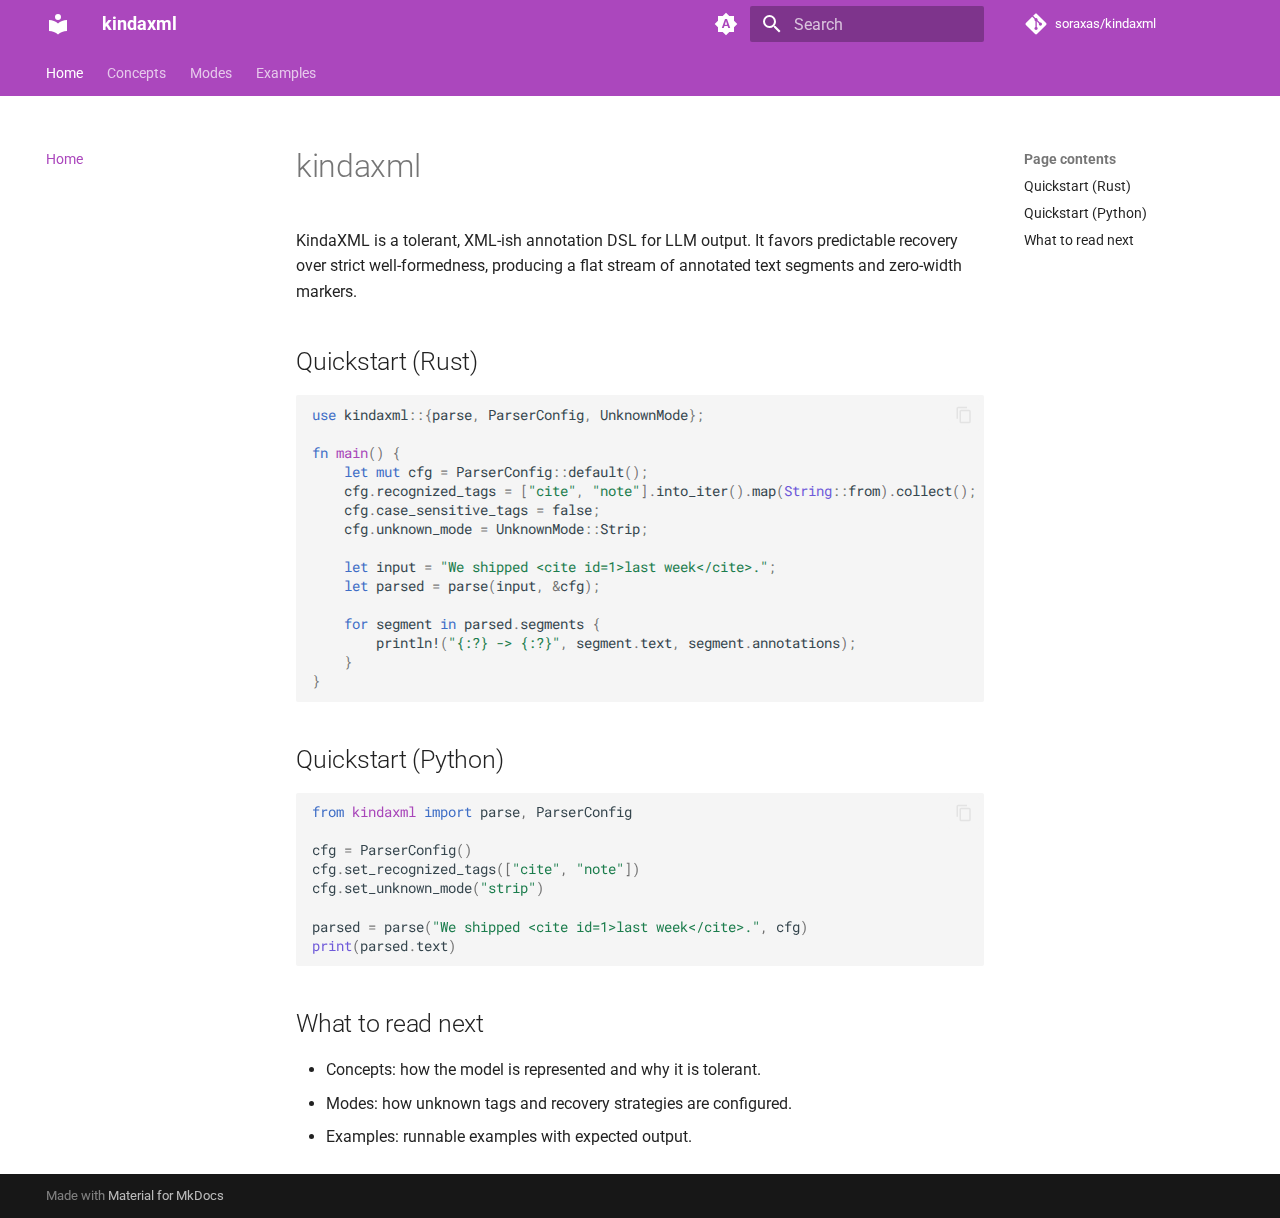
<file: index.html>
<!doctype html>
<html lang="en" class="no-js">
  <head>
    
      <meta charset="utf-8">
      <meta name="viewport" content="width=device-width,initial-scale=1">
      
        <meta name="description" content="A close-enough xml for LLM">
      
      
      
      
      
        <link rel="next" href="concepts/">
      
      
        
      
      
      <link rel="icon" href="assets/images/favicon.png">
      <meta name="generator" content="mkdocs-1.6.1, mkdocs-material-9.7.1">
    
    
      
        <title>kindaxml</title>
      
    
    
      <link rel="stylesheet" href="assets/stylesheets/main.484c7ddc.min.css">
      
        
        <link rel="stylesheet" href="assets/stylesheets/palette.ab4e12ef.min.css">
      
      


    
    
      
    
    
      
        
        
        <link rel="preconnect" href="https://fonts.gstatic.com" crossorigin>
        <link rel="stylesheet" href="https://fonts.googleapis.com/css?family=Roboto:300,300i,400,400i,700,700i%7CRoboto+Mono:400,400i,700,700i&display=fallback">
        <style>:root{--md-text-font:"Roboto";--md-code-font:"Roboto Mono"}</style>
      
    
    
      <link rel="stylesheet" href="styles/annotation.css">
    
    <script>__md_scope=new URL(".",location),__md_hash=e=>[...e].reduce(((e,_)=>(e<<5)-e+_.charCodeAt(0)),0),__md_get=(e,_=localStorage,t=__md_scope)=>JSON.parse(_.getItem(t.pathname+"."+e)),__md_set=(e,_,t=localStorage,a=__md_scope)=>{try{t.setItem(a.pathname+"."+e,JSON.stringify(_))}catch(e){}}</script>
    
      
  


    
    
  </head>
  
  
    
    
      
    
    
    
    
    <body dir="ltr" data-md-color-scheme="default" data-md-color-primary="purple" data-md-color-accent="orange">
  
    
    <input class="md-toggle" data-md-toggle="drawer" type="checkbox" id="__drawer" autocomplete="off">
    <input class="md-toggle" data-md-toggle="search" type="checkbox" id="__search" autocomplete="off">
    <label class="md-overlay" for="__drawer"></label>
    <div data-md-component="skip">
      
        
        <a href="#kindaxml" class="md-skip">
          Skip to content
        </a>
      
    </div>
    <div data-md-component="announce">
      
    </div>
    
    
      

<header class="md-header" data-md-component="header">
  <nav class="md-header__inner md-grid" aria-label="Header">
    <a href="." title="kindaxml" class="md-header__button md-logo" aria-label="kindaxml" data-md-component="logo">
      
  
  <svg xmlns="http://www.w3.org/2000/svg" viewBox="0 0 24 24"><path d="M12 8a3 3 0 0 0 3-3 3 3 0 0 0-3-3 3 3 0 0 0-3 3 3 3 0 0 0 3 3m0 3.54C9.64 9.35 6.5 8 3 8v11c3.5 0 6.64 1.35 9 3.54 2.36-2.19 5.5-3.54 9-3.54V8c-3.5 0-6.64 1.35-9 3.54"/></svg>

    </a>
    <label class="md-header__button md-icon" for="__drawer">
      
      <svg xmlns="http://www.w3.org/2000/svg" viewBox="0 0 24 24"><path d="M3 6h18v2H3zm0 5h18v2H3zm0 5h18v2H3z"/></svg>
    </label>
    <div class="md-header__title" data-md-component="header-title">
      <div class="md-header__ellipsis">
        <div class="md-header__topic">
          <span class="md-ellipsis">
            kindaxml
          </span>
        </div>
        <div class="md-header__topic" data-md-component="header-topic">
          <span class="md-ellipsis">
            
              Home
            
          </span>
        </div>
      </div>
    </div>
    
      
        <form class="md-header__option" data-md-component="palette">
  
    
    
    
    <input class="md-option" data-md-color-media="(prefers-color-scheme)" data-md-color-scheme="default" data-md-color-primary="purple" data-md-color-accent="orange"  aria-label="Switch to light mode"  type="radio" name="__palette" id="__palette_0">
    
      <label class="md-header__button md-icon" title="Switch to light mode" for="__palette_1" hidden>
        <svg xmlns="http://www.w3.org/2000/svg" viewBox="0 0 24 24"><path d="m14.3 16-.7-2h-3.2l-.7 2H7.8L11 7h2l3.2 9zM20 8.69V4h-4.69L12 .69 8.69 4H4v4.69L.69 12 4 15.31V20h4.69L12 23.31 15.31 20H20v-4.69L23.31 12zm-9.15 3.96h2.3L12 9z"/></svg>
      </label>
    
  
    
    
    
    <input class="md-option" data-md-color-media="(prefers-color-scheme: light)" data-md-color-scheme="default" data-md-color-primary="purple" data-md-color-accent="orange"  aria-label="Switch to dark mode"  type="radio" name="__palette" id="__palette_1">
    
      <label class="md-header__button md-icon" title="Switch to dark mode" for="__palette_2" hidden>
        <svg xmlns="http://www.w3.org/2000/svg" viewBox="0 0 24 24"><path d="M12 8a4 4 0 0 0-4 4 4 4 0 0 0 4 4 4 4 0 0 0 4-4 4 4 0 0 0-4-4m0 10a6 6 0 0 1-6-6 6 6 0 0 1 6-6 6 6 0 0 1 6 6 6 6 0 0 1-6 6m8-9.31V4h-4.69L12 .69 8.69 4H4v4.69L.69 12 4 15.31V20h4.69L12 23.31 15.31 20H20v-4.69L23.31 12z"/></svg>
      </label>
    
  
    
    
    
    <input class="md-option" data-md-color-media="(prefers-color-scheme: dark)" data-md-color-scheme="slate" data-md-color-primary="deep-purple" data-md-color-accent="orange"  aria-label="Switch to system preference"  type="radio" name="__palette" id="__palette_2">
    
      <label class="md-header__button md-icon" title="Switch to system preference" for="__palette_0" hidden>
        <svg xmlns="http://www.w3.org/2000/svg" viewBox="0 0 24 24"><path d="M12 18c-.89 0-1.74-.2-2.5-.55C11.56 16.5 13 14.42 13 12s-1.44-4.5-3.5-5.45C10.26 6.2 11.11 6 12 6a6 6 0 0 1 6 6 6 6 0 0 1-6 6m8-9.31V4h-4.69L12 .69 8.69 4H4v4.69L.69 12 4 15.31V20h4.69L12 23.31 15.31 20H20v-4.69L23.31 12z"/></svg>
      </label>
    
  
</form>
      
    
    
      <script>var palette=__md_get("__palette");if(palette&&palette.color){if("(prefers-color-scheme)"===palette.color.media){var media=matchMedia("(prefers-color-scheme: light)"),input=document.querySelector(media.matches?"[data-md-color-media='(prefers-color-scheme: light)']":"[data-md-color-media='(prefers-color-scheme: dark)']");palette.color.media=input.getAttribute("data-md-color-media"),palette.color.scheme=input.getAttribute("data-md-color-scheme"),palette.color.primary=input.getAttribute("data-md-color-primary"),palette.color.accent=input.getAttribute("data-md-color-accent")}for(var[key,value]of Object.entries(palette.color))document.body.setAttribute("data-md-color-"+key,value)}</script>
    
    
    
      
      
        <label class="md-header__button md-icon" for="__search">
          
          <svg xmlns="http://www.w3.org/2000/svg" viewBox="0 0 24 24"><path d="M9.5 3A6.5 6.5 0 0 1 16 9.5c0 1.61-.59 3.09-1.56 4.23l.27.27h.79l5 5-1.5 1.5-5-5v-.79l-.27-.27A6.52 6.52 0 0 1 9.5 16 6.5 6.5 0 0 1 3 9.5 6.5 6.5 0 0 1 9.5 3m0 2C7 5 5 7 5 9.5S7 14 9.5 14 14 12 14 9.5 12 5 9.5 5"/></svg>
        </label>
        <div class="md-search" data-md-component="search" role="dialog">
  <label class="md-search__overlay" for="__search"></label>
  <div class="md-search__inner" role="search">
    <form class="md-search__form" name="search">
      <input type="text" class="md-search__input" name="query" aria-label="Search" placeholder="Search" autocapitalize="off" autocorrect="off" autocomplete="off" spellcheck="false" data-md-component="search-query" required>
      <label class="md-search__icon md-icon" for="__search">
        
        <svg xmlns="http://www.w3.org/2000/svg" viewBox="0 0 24 24"><path d="M9.5 3A6.5 6.5 0 0 1 16 9.5c0 1.61-.59 3.09-1.56 4.23l.27.27h.79l5 5-1.5 1.5-5-5v-.79l-.27-.27A6.52 6.52 0 0 1 9.5 16 6.5 6.5 0 0 1 3 9.5 6.5 6.5 0 0 1 9.5 3m0 2C7 5 5 7 5 9.5S7 14 9.5 14 14 12 14 9.5 12 5 9.5 5"/></svg>
        
        <svg xmlns="http://www.w3.org/2000/svg" viewBox="0 0 24 24"><path d="M20 11v2H8l5.5 5.5-1.42 1.42L4.16 12l7.92-7.92L13.5 5.5 8 11z"/></svg>
      </label>
      <nav class="md-search__options" aria-label="Search">
        
        <button type="reset" class="md-search__icon md-icon" title="Clear" aria-label="Clear" tabindex="-1">
          
          <svg xmlns="http://www.w3.org/2000/svg" viewBox="0 0 24 24"><path d="M19 6.41 17.59 5 12 10.59 6.41 5 5 6.41 10.59 12 5 17.59 6.41 19 12 13.41 17.59 19 19 17.59 13.41 12z"/></svg>
        </button>
      </nav>
      
        <div class="md-search__suggest" data-md-component="search-suggest"></div>
      
    </form>
    <div class="md-search__output">
      <div class="md-search__scrollwrap" tabindex="0" data-md-scrollfix>
        <div class="md-search-result" data-md-component="search-result">
          <div class="md-search-result__meta">
            Initializing search
          </div>
          <ol class="md-search-result__list" role="presentation"></ol>
        </div>
      </div>
    </div>
  </div>
</div>
      
    
    
      <div class="md-header__source">
        <a href="https://github.com/soraxas/kindaxml" title="Go to repository" class="md-source" data-md-component="source">
  <div class="md-source__icon md-icon">
    
    <svg xmlns="http://www.w3.org/2000/svg" viewBox="0 0 448 512"><!--! Font Awesome Free 7.1.0 by @fontawesome - https://fontawesome.com License - https://fontawesome.com/license/free (Icons: CC BY 4.0, Fonts: SIL OFL 1.1, Code: MIT License) Copyright 2025 Fonticons, Inc.--><path d="M439.6 236.1 244 40.5c-5.4-5.5-12.8-8.5-20.4-8.5s-15 3-20.4 8.4L162.5 81l51.5 51.5c27.1-9.1 52.7 16.8 43.4 43.7l49.7 49.7c34.2-11.8 61.2 31 35.5 56.7-26.5 26.5-70.2-2.9-56-37.3L240.3 199v121.9c25.3 12.5 22.3 41.8 9.1 55-6.4 6.4-15.2 10.1-24.3 10.1s-17.8-3.6-24.3-10.1c-17.6-17.6-11.1-46.9 11.2-56v-123c-20.8-8.5-24.6-30.7-18.6-45L142.6 101 8.5 235.1C3 240.6 0 247.9 0 255.5s3 15 8.5 20.4l195.6 195.7c5.4 5.4 12.7 8.4 20.4 8.4s15-3 20.4-8.4l194.7-194.7c5.4-5.4 8.4-12.8 8.4-20.4s-3-15-8.4-20.4"/></svg>
  </div>
  <div class="md-source__repository">
    soraxas/kindaxml
  </div>
</a>
      </div>
    
  </nav>
  
</header>
    
    <div class="md-container" data-md-component="container">
      
      
        
          
            
<nav class="md-tabs" aria-label="Tabs" data-md-component="tabs">
  <div class="md-grid">
    <ul class="md-tabs__list">
      
        
  
  
  
    
  
  
    <li class="md-tabs__item md-tabs__item--active">
      <a href="." class="md-tabs__link">
        
  
  
    
  
  Home

      </a>
    </li>
  

      
        
  
  
  
  
    <li class="md-tabs__item">
      <a href="concepts/" class="md-tabs__link">
        
  
  
    
  
  Concepts

      </a>
    </li>
  

      
        
  
  
  
  
    <li class="md-tabs__item">
      <a href="modes/" class="md-tabs__link">
        
  
  
    
  
  Modes

      </a>
    </li>
  

      
        
  
  
  
  
    
    
      <li class="md-tabs__item">
        <a href="examples/quick-examples/" class="md-tabs__link">
          
  
  
  Examples

        </a>
      </li>
    
  

      
    </ul>
  </div>
</nav>
          
        
      
      <main class="md-main" data-md-component="main">
        <div class="md-main__inner md-grid">
          
            
              
              <div class="md-sidebar md-sidebar--primary" data-md-component="sidebar" data-md-type="navigation" >
                <div class="md-sidebar__scrollwrap">
                  <div class="md-sidebar__inner">
                    


  


<nav class="md-nav md-nav--primary md-nav--lifted" aria-label="Navigation" data-md-level="0">
  <label class="md-nav__title" for="__drawer">
    <a href="." title="kindaxml" class="md-nav__button md-logo" aria-label="kindaxml" data-md-component="logo">
      
  
  <svg xmlns="http://www.w3.org/2000/svg" viewBox="0 0 24 24"><path d="M12 8a3 3 0 0 0 3-3 3 3 0 0 0-3-3 3 3 0 0 0-3 3 3 3 0 0 0 3 3m0 3.54C9.64 9.35 6.5 8 3 8v11c3.5 0 6.64 1.35 9 3.54 2.36-2.19 5.5-3.54 9-3.54V8c-3.5 0-6.64 1.35-9 3.54"/></svg>

    </a>
    kindaxml
  </label>
  
    <div class="md-nav__source">
      <a href="https://github.com/soraxas/kindaxml" title="Go to repository" class="md-source" data-md-component="source">
  <div class="md-source__icon md-icon">
    
    <svg xmlns="http://www.w3.org/2000/svg" viewBox="0 0 448 512"><!--! Font Awesome Free 7.1.0 by @fontawesome - https://fontawesome.com License - https://fontawesome.com/license/free (Icons: CC BY 4.0, Fonts: SIL OFL 1.1, Code: MIT License) Copyright 2025 Fonticons, Inc.--><path d="M439.6 236.1 244 40.5c-5.4-5.5-12.8-8.5-20.4-8.5s-15 3-20.4 8.4L162.5 81l51.5 51.5c27.1-9.1 52.7 16.8 43.4 43.7l49.7 49.7c34.2-11.8 61.2 31 35.5 56.7-26.5 26.5-70.2-2.9-56-37.3L240.3 199v121.9c25.3 12.5 22.3 41.8 9.1 55-6.4 6.4-15.2 10.1-24.3 10.1s-17.8-3.6-24.3-10.1c-17.6-17.6-11.1-46.9 11.2-56v-123c-20.8-8.5-24.6-30.7-18.6-45L142.6 101 8.5 235.1C3 240.6 0 247.9 0 255.5s3 15 8.5 20.4l195.6 195.7c5.4 5.4 12.7 8.4 20.4 8.4s15-3 20.4-8.4l194.7-194.7c5.4-5.4 8.4-12.8 8.4-20.4s-3-15-8.4-20.4"/></svg>
  </div>
  <div class="md-source__repository">
    soraxas/kindaxml
  </div>
</a>
    </div>
  
  <ul class="md-nav__list" data-md-scrollfix>
    
      
      
  
  
    
  
  
  
    <li class="md-nav__item md-nav__item--active">
      
      <input class="md-nav__toggle md-toggle" type="checkbox" id="__toc">
      
      
        
      
      
        <label class="md-nav__link md-nav__link--active" for="__toc">
          
  
  
  <span class="md-ellipsis">
    
  
    Home
  

    
  </span>
  
  

          <span class="md-nav__icon md-icon"></span>
        </label>
      
      <a href="." class="md-nav__link md-nav__link--active">
        
  
  
  <span class="md-ellipsis">
    
  
    Home
  

    
  </span>
  
  

      </a>
      
        

  

<nav class="md-nav md-nav--secondary" aria-label="Page contents">
  
  
  
    
  
  
    <label class="md-nav__title" for="__toc">
      <span class="md-nav__icon md-icon"></span>
      Page contents
    </label>
    <ul class="md-nav__list" data-md-component="toc" data-md-scrollfix>
      
        <li class="md-nav__item">
  <a href="#quickstart-rust" class="md-nav__link">
    <span class="md-ellipsis">
      
        Quickstart (Rust)
      
    </span>
  </a>
  
</li>
      
        <li class="md-nav__item">
  <a href="#quickstart-python" class="md-nav__link">
    <span class="md-ellipsis">
      
        Quickstart (Python)
      
    </span>
  </a>
  
</li>
      
        <li class="md-nav__item">
  <a href="#what-to-read-next" class="md-nav__link">
    <span class="md-ellipsis">
      
        What to read next
      
    </span>
  </a>
  
</li>
      
    </ul>
  
</nav>
      
    </li>
  

    
      
      
  
  
  
  
    <li class="md-nav__item">
      <a href="concepts/" class="md-nav__link">
        
  
  
  <span class="md-ellipsis">
    
  
    Concepts
  

    
  </span>
  
  

      </a>
    </li>
  

    
      
      
  
  
  
  
    <li class="md-nav__item">
      <a href="modes/" class="md-nav__link">
        
  
  
  <span class="md-ellipsis">
    
  
    Modes
  

    
  </span>
  
  

      </a>
    </li>
  

    
      
      
  
  
  
  
    
    
    
    
      
      
        
      
    
    
    <li class="md-nav__item md-nav__item--nested">
      
        
        
        <input class="md-nav__toggle md-toggle " type="checkbox" id="__nav_4" >
        
          
          <label class="md-nav__link" for="__nav_4" id="__nav_4_label" tabindex="0">
            
  
  
  <span class="md-ellipsis">
    
  
    Examples
  

    
  </span>
  
  

            <span class="md-nav__icon md-icon"></span>
          </label>
        
        <nav class="md-nav" data-md-level="1" aria-labelledby="__nav_4_label" aria-expanded="false">
          <label class="md-nav__title" for="__nav_4">
            <span class="md-nav__icon md-icon"></span>
            
  
    Examples
  

          </label>
          <ul class="md-nav__list" data-md-scrollfix>
            
              
                
  
  
  
  
    <li class="md-nav__item">
      <a href="examples/quick-examples/" class="md-nav__link">
        
  
  
  <span class="md-ellipsis">
    
  
    Quick examples
  

    
  </span>
  
  

      </a>
    </li>
  

              
            
              
                
  
  
  
  
    <li class="md-nav__item">
      <a href="examples/basic/" class="md-nav__link">
        
  
  
  <span class="md-ellipsis">
    
  
    Basic
  

    
  </span>
  
  

      </a>
    </li>
  

              
            
          </ul>
        </nav>
      
    </li>
  

    
  </ul>
</nav>
                  </div>
                </div>
              </div>
            
            
              
              <div class="md-sidebar md-sidebar--secondary" data-md-component="sidebar" data-md-type="toc" >
                <div class="md-sidebar__scrollwrap">
                  <div class="md-sidebar__inner">
                    

  

<nav class="md-nav md-nav--secondary" aria-label="Page contents">
  
  
  
    
  
  
    <label class="md-nav__title" for="__toc">
      <span class="md-nav__icon md-icon"></span>
      Page contents
    </label>
    <ul class="md-nav__list" data-md-component="toc" data-md-scrollfix>
      
        <li class="md-nav__item">
  <a href="#quickstart-rust" class="md-nav__link">
    <span class="md-ellipsis">
      
        Quickstart (Rust)
      
    </span>
  </a>
  
</li>
      
        <li class="md-nav__item">
  <a href="#quickstart-python" class="md-nav__link">
    <span class="md-ellipsis">
      
        Quickstart (Python)
      
    </span>
  </a>
  
</li>
      
        <li class="md-nav__item">
  <a href="#what-to-read-next" class="md-nav__link">
    <span class="md-ellipsis">
      
        What to read next
      
    </span>
  </a>
  
</li>
      
    </ul>
  
</nav>
                  </div>
                </div>
              </div>
            
          
          
            <div class="md-content" data-md-component="content">
              
                



  


              
              <article class="md-content__inner md-typeset">
                
                  


  
  


<h1 id="kindaxml">kindaxml<a class="headerlink" href="#kindaxml" title="Permanent link">&para;</a></h1>
<p>KindaXML is a tolerant, XML-ish annotation DSL for LLM output. It favors predictable recovery over strict well-formedness, producing a flat stream of annotated text segments and zero-width markers.</p>
<h2 id="quickstart-rust">Quickstart (Rust)<a class="headerlink" href="#quickstart-rust" title="Permanent link">&para;</a></h2>
<div class="language-rust highlight"><pre><span></span><code><span class="k">use</span><span class="w"> </span><span class="n">kindaxml</span><span class="p">::{</span><span class="n">parse</span><span class="p">,</span><span class="w"> </span><span class="n">ParserConfig</span><span class="p">,</span><span class="w"> </span><span class="n">UnknownMode</span><span class="p">};</span>

<span class="k">fn</span><span class="w"> </span><span class="nf">main</span><span class="p">()</span><span class="w"> </span><span class="p">{</span>
<span class="w">    </span><span class="kd">let</span><span class="w"> </span><span class="k">mut</span><span class="w"> </span><span class="n">cfg</span><span class="w"> </span><span class="o">=</span><span class="w"> </span><span class="n">ParserConfig</span><span class="p">::</span><span class="n">default</span><span class="p">();</span>
<span class="w">    </span><span class="n">cfg</span><span class="p">.</span><span class="n">recognized_tags</span><span class="w"> </span><span class="o">=</span><span class="w"> </span><span class="p">[</span><span class="s">&quot;cite&quot;</span><span class="p">,</span><span class="w"> </span><span class="s">&quot;note&quot;</span><span class="p">].</span><span class="n">into_iter</span><span class="p">().</span><span class="n">map</span><span class="p">(</span><span class="nb">String</span><span class="p">::</span><span class="n">from</span><span class="p">).</span><span class="n">collect</span><span class="p">();</span>
<span class="w">    </span><span class="n">cfg</span><span class="p">.</span><span class="n">case_sensitive_tags</span><span class="w"> </span><span class="o">=</span><span class="w"> </span><span class="kc">false</span><span class="p">;</span>
<span class="w">    </span><span class="n">cfg</span><span class="p">.</span><span class="n">unknown_mode</span><span class="w"> </span><span class="o">=</span><span class="w"> </span><span class="n">UnknownMode</span><span class="p">::</span><span class="n">Strip</span><span class="p">;</span>

<span class="w">    </span><span class="kd">let</span><span class="w"> </span><span class="n">input</span><span class="w"> </span><span class="o">=</span><span class="w"> </span><span class="s">&quot;We shipped &lt;cite id=1&gt;last week&lt;/cite&gt;.&quot;</span><span class="p">;</span>
<span class="w">    </span><span class="kd">let</span><span class="w"> </span><span class="n">parsed</span><span class="w"> </span><span class="o">=</span><span class="w"> </span><span class="n">parse</span><span class="p">(</span><span class="n">input</span><span class="p">,</span><span class="w"> </span><span class="o">&amp;</span><span class="n">cfg</span><span class="p">);</span>

<span class="w">    </span><span class="k">for</span><span class="w"> </span><span class="n">segment</span><span class="w"> </span><span class="k">in</span><span class="w"> </span><span class="n">parsed</span><span class="p">.</span><span class="n">segments</span><span class="w"> </span><span class="p">{</span>
<span class="w">        </span><span class="fm">println!</span><span class="p">(</span><span class="s">&quot;{:?} -&gt; {:?}&quot;</span><span class="p">,</span><span class="w"> </span><span class="n">segment</span><span class="p">.</span><span class="n">text</span><span class="p">,</span><span class="w"> </span><span class="n">segment</span><span class="p">.</span><span class="n">annotations</span><span class="p">);</span>
<span class="w">    </span><span class="p">}</span>
<span class="p">}</span>
</code></pre></div>
<h2 id="quickstart-python">Quickstart (Python)<a class="headerlink" href="#quickstart-python" title="Permanent link">&para;</a></h2>
<div class="language-python highlight"><pre><span></span><code><span class="kn">from</span><span class="w"> </span><span class="nn">kindaxml</span><span class="w"> </span><span class="kn">import</span> <span class="n">parse</span><span class="p">,</span> <span class="n">ParserConfig</span>

<span class="n">cfg</span> <span class="o">=</span> <span class="n">ParserConfig</span><span class="p">()</span>
<span class="n">cfg</span><span class="o">.</span><span class="n">set_recognized_tags</span><span class="p">([</span><span class="s2">&quot;cite&quot;</span><span class="p">,</span> <span class="s2">&quot;note&quot;</span><span class="p">])</span>
<span class="n">cfg</span><span class="o">.</span><span class="n">set_unknown_mode</span><span class="p">(</span><span class="s2">&quot;strip&quot;</span><span class="p">)</span>

<span class="n">parsed</span> <span class="o">=</span> <span class="n">parse</span><span class="p">(</span><span class="s2">&quot;We shipped &lt;cite id=1&gt;last week&lt;/cite&gt;.&quot;</span><span class="p">,</span> <span class="n">cfg</span><span class="p">)</span>
<span class="nb">print</span><span class="p">(</span><span class="n">parsed</span><span class="o">.</span><span class="n">text</span><span class="p">)</span>
</code></pre></div>
<h2 id="what-to-read-next">What to read next<a class="headerlink" href="#what-to-read-next" title="Permanent link">&para;</a></h2>
<ul>
<li>Concepts: how the model is represented and why it is tolerant.</li>
<li>Modes: how unknown tags and recovery strategies are configured.</li>
<li>Examples: runnable examples with expected output.</li>
</ul>









  



  <form class="md-feedback" name="feedback" hidden>
    <fieldset>
      <legend class="md-feedback__title">
        Was this page helpful?
      </legend>
      <div class="md-feedback__inner">
        <div class="md-feedback__list">
          
            <button class="md-feedback__icon md-icon" type="submit" title="This page was helpful" data-md-value="1">
              <svg xmlns="http://www.w3.org/2000/svg" viewBox="0 0 24 24"><path d="M5 9v12H1V9zm4 12a2 2 0 0 1-2-2V9c0-.55.22-1.05.59-1.41L14.17 1l1.06 1.06c.27.27.44.64.44 1.05l-.03.32L14.69 8H21a2 2 0 0 1 2 2v2c0 .26-.05.5-.14.73l-3.02 7.05C19.54 20.5 18.83 21 18 21zm0-2h9.03L21 12v-2h-8.79l1.13-5.32L9 9.03z"/></svg>
            </button>
          
            <button class="md-feedback__icon md-icon" type="submit" title="This page could be improved" data-md-value="0">
              <svg xmlns="http://www.w3.org/2000/svg" viewBox="0 0 24 24"><path d="M19 15V3h4v12zM15 3a2 2 0 0 1 2 2v10c0 .55-.22 1.05-.59 1.41L9.83 23l-1.06-1.06c-.27-.27-.44-.64-.44-1.06l.03-.31.95-4.57H3a2 2 0 0 1-2-2v-2c0-.26.05-.5.14-.73l3.02-7.05C4.46 3.5 5.17 3 6 3zm0 2H5.97L3 12v2h8.78l-1.13 5.32L15 14.97z"/></svg>
            </button>
          
        </div>
        <div class="md-feedback__note">
          
            <div data-md-value="1" hidden>
              
              
                
              
              
              
                
                
              
              Thanks for your feedback!
            </div>
          
            <div data-md-value="0" hidden>
              
              
                
              
              
              
                
                
              
              Thanks for your feedback!
            </div>
          
        </div>
      </div>
    </fieldset>
  </form>


                
              </article>
            </div>
          
          
  <script>var tabs=__md_get("__tabs");if(Array.isArray(tabs))e:for(var set of document.querySelectorAll(".tabbed-set")){var labels=set.querySelector(".tabbed-labels");for(var tab of tabs)for(var label of labels.getElementsByTagName("label"))if(label.innerText.trim()===tab){var input=document.getElementById(label.htmlFor);input.checked=!0;continue e}}</script>

<script>var target=document.getElementById(location.hash.slice(1));target&&target.name&&(target.checked=target.name.startsWith("__tabbed_"))</script>
        </div>
        
          <button type="button" class="md-top md-icon" data-md-component="top" hidden>
  
  <svg xmlns="http://www.w3.org/2000/svg" viewBox="0 0 24 24"><path d="M13 20h-2V8l-5.5 5.5-1.42-1.42L12 4.16l7.92 7.92-1.42 1.42L13 8z"/></svg>
  Back to top
</button>
        
      </main>
      
        <footer class="md-footer">
  
  <div class="md-footer-meta md-typeset">
    <div class="md-footer-meta__inner md-grid">
      <div class="md-copyright">
  
  
    Made with
    <a href="https://squidfunk.github.io/mkdocs-material/" target="_blank" rel="noopener">
      Material for MkDocs
    </a>
  
</div>
      
    </div>
  </div>
</footer>
      
    </div>
    <div class="md-dialog" data-md-component="dialog">
      <div class="md-dialog__inner md-typeset"></div>
    </div>
    
      <div class="md-progress" data-md-component="progress" role="progressbar"></div>
    
    
    
      
      
      <script id="__config" type="application/json">{"annotate": null, "base": ".", "features": ["content.tabs.link", "content.code.annotate", "content.code.copy", "announce.dismiss", "navigation.tabs", "navigation.instant", "navigation.instant.prefetch", "navigation.instant.preview", "navigation.instant.progress", "navigation.path", "navigation.sections", "navigation.top", "navigation.tracking", "search.suggest", "toc.follow"], "search": "assets/javascripts/workers/search.2c215733.min.js", "tags": null, "translations": {"clipboard.copied": "Copied to clipboard", "clipboard.copy": "Copy to clipboard", "search.result.more.one": "1 more on this page", "search.result.more.other": "# more on this page", "search.result.none": "No matching documents", "search.result.one": "1 matching document", "search.result.other": "# matching documents", "search.result.placeholder": "Type to start searching", "search.result.term.missing": "Missing", "select.version": "Select version"}, "version": null}</script>
    
    
      <script src="assets/javascripts/bundle.79ae519e.min.js"></script>
      
    
  </body>
</html>
</file>
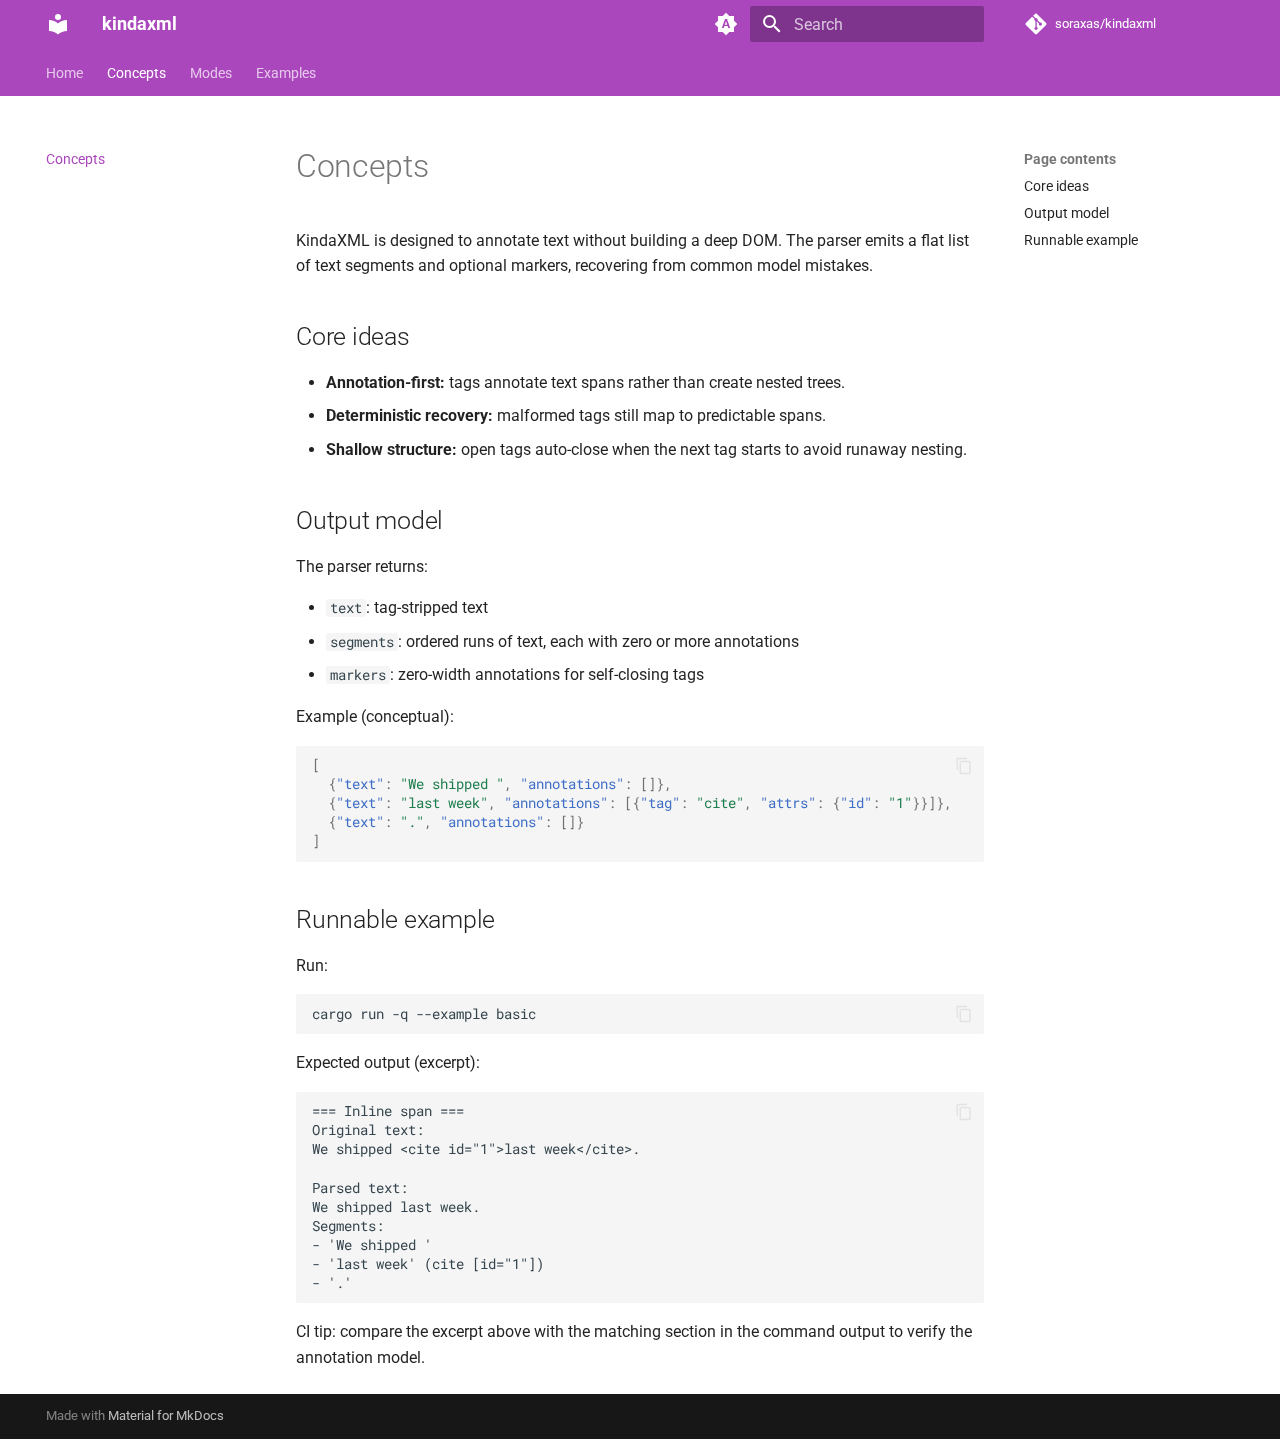
<file: concepts/index.html>
<!doctype html>
<html lang="en" class="no-js">
  <head>
    
      <meta charset="utf-8">
      <meta name="viewport" content="width=device-width,initial-scale=1">
      
        <meta name="description" content="A close-enough xml for LLM">
      
      
      
      
        <link rel="prev" href="..">
      
      
        <link rel="next" href="../modes/">
      
      
        
      
      
      <link rel="icon" href="../assets/images/favicon.png">
      <meta name="generator" content="mkdocs-1.6.1, mkdocs-material-9.7.1">
    
    
      
        <title>Concepts - kindaxml</title>
      
    
    
      <link rel="stylesheet" href="../assets/stylesheets/main.484c7ddc.min.css">
      
        
        <link rel="stylesheet" href="../assets/stylesheets/palette.ab4e12ef.min.css">
      
      


    
    
      
    
    
      
        
        
        <link rel="preconnect" href="https://fonts.gstatic.com" crossorigin>
        <link rel="stylesheet" href="https://fonts.googleapis.com/css?family=Roboto:300,300i,400,400i,700,700i%7CRoboto+Mono:400,400i,700,700i&display=fallback">
        <style>:root{--md-text-font:"Roboto";--md-code-font:"Roboto Mono"}</style>
      
    
    
      <link rel="stylesheet" href="../styles/annotation.css">
    
    <script>__md_scope=new URL("..",location),__md_hash=e=>[...e].reduce(((e,_)=>(e<<5)-e+_.charCodeAt(0)),0),__md_get=(e,_=localStorage,t=__md_scope)=>JSON.parse(_.getItem(t.pathname+"."+e)),__md_set=(e,_,t=localStorage,a=__md_scope)=>{try{t.setItem(a.pathname+"."+e,JSON.stringify(_))}catch(e){}}</script>
    
      
  


    
    
  </head>
  
  
    
    
      
    
    
    
    
    <body dir="ltr" data-md-color-scheme="default" data-md-color-primary="purple" data-md-color-accent="orange">
  
    
    <input class="md-toggle" data-md-toggle="drawer" type="checkbox" id="__drawer" autocomplete="off">
    <input class="md-toggle" data-md-toggle="search" type="checkbox" id="__search" autocomplete="off">
    <label class="md-overlay" for="__drawer"></label>
    <div data-md-component="skip">
      
        
        <a href="#concepts" class="md-skip">
          Skip to content
        </a>
      
    </div>
    <div data-md-component="announce">
      
    </div>
    
    
      

<header class="md-header" data-md-component="header">
  <nav class="md-header__inner md-grid" aria-label="Header">
    <a href=".." title="kindaxml" class="md-header__button md-logo" aria-label="kindaxml" data-md-component="logo">
      
  
  <svg xmlns="http://www.w3.org/2000/svg" viewBox="0 0 24 24"><path d="M12 8a3 3 0 0 0 3-3 3 3 0 0 0-3-3 3 3 0 0 0-3 3 3 3 0 0 0 3 3m0 3.54C9.64 9.35 6.5 8 3 8v11c3.5 0 6.64 1.35 9 3.54 2.36-2.19 5.5-3.54 9-3.54V8c-3.5 0-6.64 1.35-9 3.54"/></svg>

    </a>
    <label class="md-header__button md-icon" for="__drawer">
      
      <svg xmlns="http://www.w3.org/2000/svg" viewBox="0 0 24 24"><path d="M3 6h18v2H3zm0 5h18v2H3zm0 5h18v2H3z"/></svg>
    </label>
    <div class="md-header__title" data-md-component="header-title">
      <div class="md-header__ellipsis">
        <div class="md-header__topic">
          <span class="md-ellipsis">
            kindaxml
          </span>
        </div>
        <div class="md-header__topic" data-md-component="header-topic">
          <span class="md-ellipsis">
            
              Concepts
            
          </span>
        </div>
      </div>
    </div>
    
      
        <form class="md-header__option" data-md-component="palette">
  
    
    
    
    <input class="md-option" data-md-color-media="(prefers-color-scheme)" data-md-color-scheme="default" data-md-color-primary="purple" data-md-color-accent="orange"  aria-label="Switch to light mode"  type="radio" name="__palette" id="__palette_0">
    
      <label class="md-header__button md-icon" title="Switch to light mode" for="__palette_1" hidden>
        <svg xmlns="http://www.w3.org/2000/svg" viewBox="0 0 24 24"><path d="m14.3 16-.7-2h-3.2l-.7 2H7.8L11 7h2l3.2 9zM20 8.69V4h-4.69L12 .69 8.69 4H4v4.69L.69 12 4 15.31V20h4.69L12 23.31 15.31 20H20v-4.69L23.31 12zm-9.15 3.96h2.3L12 9z"/></svg>
      </label>
    
  
    
    
    
    <input class="md-option" data-md-color-media="(prefers-color-scheme: light)" data-md-color-scheme="default" data-md-color-primary="purple" data-md-color-accent="orange"  aria-label="Switch to dark mode"  type="radio" name="__palette" id="__palette_1">
    
      <label class="md-header__button md-icon" title="Switch to dark mode" for="__palette_2" hidden>
        <svg xmlns="http://www.w3.org/2000/svg" viewBox="0 0 24 24"><path d="M12 8a4 4 0 0 0-4 4 4 4 0 0 0 4 4 4 4 0 0 0 4-4 4 4 0 0 0-4-4m0 10a6 6 0 0 1-6-6 6 6 0 0 1 6-6 6 6 0 0 1 6 6 6 6 0 0 1-6 6m8-9.31V4h-4.69L12 .69 8.69 4H4v4.69L.69 12 4 15.31V20h4.69L12 23.31 15.31 20H20v-4.69L23.31 12z"/></svg>
      </label>
    
  
    
    
    
    <input class="md-option" data-md-color-media="(prefers-color-scheme: dark)" data-md-color-scheme="slate" data-md-color-primary="deep-purple" data-md-color-accent="orange"  aria-label="Switch to system preference"  type="radio" name="__palette" id="__palette_2">
    
      <label class="md-header__button md-icon" title="Switch to system preference" for="__palette_0" hidden>
        <svg xmlns="http://www.w3.org/2000/svg" viewBox="0 0 24 24"><path d="M12 18c-.89 0-1.74-.2-2.5-.55C11.56 16.5 13 14.42 13 12s-1.44-4.5-3.5-5.45C10.26 6.2 11.11 6 12 6a6 6 0 0 1 6 6 6 6 0 0 1-6 6m8-9.31V4h-4.69L12 .69 8.69 4H4v4.69L.69 12 4 15.31V20h4.69L12 23.31 15.31 20H20v-4.69L23.31 12z"/></svg>
      </label>
    
  
</form>
      
    
    
      <script>var palette=__md_get("__palette");if(palette&&palette.color){if("(prefers-color-scheme)"===palette.color.media){var media=matchMedia("(prefers-color-scheme: light)"),input=document.querySelector(media.matches?"[data-md-color-media='(prefers-color-scheme: light)']":"[data-md-color-media='(prefers-color-scheme: dark)']");palette.color.media=input.getAttribute("data-md-color-media"),palette.color.scheme=input.getAttribute("data-md-color-scheme"),palette.color.primary=input.getAttribute("data-md-color-primary"),palette.color.accent=input.getAttribute("data-md-color-accent")}for(var[key,value]of Object.entries(palette.color))document.body.setAttribute("data-md-color-"+key,value)}</script>
    
    
    
      
      
        <label class="md-header__button md-icon" for="__search">
          
          <svg xmlns="http://www.w3.org/2000/svg" viewBox="0 0 24 24"><path d="M9.5 3A6.5 6.5 0 0 1 16 9.5c0 1.61-.59 3.09-1.56 4.23l.27.27h.79l5 5-1.5 1.5-5-5v-.79l-.27-.27A6.52 6.52 0 0 1 9.5 16 6.5 6.5 0 0 1 3 9.5 6.5 6.5 0 0 1 9.5 3m0 2C7 5 5 7 5 9.5S7 14 9.5 14 14 12 14 9.5 12 5 9.5 5"/></svg>
        </label>
        <div class="md-search" data-md-component="search" role="dialog">
  <label class="md-search__overlay" for="__search"></label>
  <div class="md-search__inner" role="search">
    <form class="md-search__form" name="search">
      <input type="text" class="md-search__input" name="query" aria-label="Search" placeholder="Search" autocapitalize="off" autocorrect="off" autocomplete="off" spellcheck="false" data-md-component="search-query" required>
      <label class="md-search__icon md-icon" for="__search">
        
        <svg xmlns="http://www.w3.org/2000/svg" viewBox="0 0 24 24"><path d="M9.5 3A6.5 6.5 0 0 1 16 9.5c0 1.61-.59 3.09-1.56 4.23l.27.27h.79l5 5-1.5 1.5-5-5v-.79l-.27-.27A6.52 6.52 0 0 1 9.5 16 6.5 6.5 0 0 1 3 9.5 6.5 6.5 0 0 1 9.5 3m0 2C7 5 5 7 5 9.5S7 14 9.5 14 14 12 14 9.5 12 5 9.5 5"/></svg>
        
        <svg xmlns="http://www.w3.org/2000/svg" viewBox="0 0 24 24"><path d="M20 11v2H8l5.5 5.5-1.42 1.42L4.16 12l7.92-7.92L13.5 5.5 8 11z"/></svg>
      </label>
      <nav class="md-search__options" aria-label="Search">
        
        <button type="reset" class="md-search__icon md-icon" title="Clear" aria-label="Clear" tabindex="-1">
          
          <svg xmlns="http://www.w3.org/2000/svg" viewBox="0 0 24 24"><path d="M19 6.41 17.59 5 12 10.59 6.41 5 5 6.41 10.59 12 5 17.59 6.41 19 12 13.41 17.59 19 19 17.59 13.41 12z"/></svg>
        </button>
      </nav>
      
        <div class="md-search__suggest" data-md-component="search-suggest"></div>
      
    </form>
    <div class="md-search__output">
      <div class="md-search__scrollwrap" tabindex="0" data-md-scrollfix>
        <div class="md-search-result" data-md-component="search-result">
          <div class="md-search-result__meta">
            Initializing search
          </div>
          <ol class="md-search-result__list" role="presentation"></ol>
        </div>
      </div>
    </div>
  </div>
</div>
      
    
    
      <div class="md-header__source">
        <a href="https://github.com/soraxas/kindaxml" title="Go to repository" class="md-source" data-md-component="source">
  <div class="md-source__icon md-icon">
    
    <svg xmlns="http://www.w3.org/2000/svg" viewBox="0 0 448 512"><!--! Font Awesome Free 7.1.0 by @fontawesome - https://fontawesome.com License - https://fontawesome.com/license/free (Icons: CC BY 4.0, Fonts: SIL OFL 1.1, Code: MIT License) Copyright 2025 Fonticons, Inc.--><path d="M439.6 236.1 244 40.5c-5.4-5.5-12.8-8.5-20.4-8.5s-15 3-20.4 8.4L162.5 81l51.5 51.5c27.1-9.1 52.7 16.8 43.4 43.7l49.7 49.7c34.2-11.8 61.2 31 35.5 56.7-26.5 26.5-70.2-2.9-56-37.3L240.3 199v121.9c25.3 12.5 22.3 41.8 9.1 55-6.4 6.4-15.2 10.1-24.3 10.1s-17.8-3.6-24.3-10.1c-17.6-17.6-11.1-46.9 11.2-56v-123c-20.8-8.5-24.6-30.7-18.6-45L142.6 101 8.5 235.1C3 240.6 0 247.9 0 255.5s3 15 8.5 20.4l195.6 195.7c5.4 5.4 12.7 8.4 20.4 8.4s15-3 20.4-8.4l194.7-194.7c5.4-5.4 8.4-12.8 8.4-20.4s-3-15-8.4-20.4"/></svg>
  </div>
  <div class="md-source__repository">
    soraxas/kindaxml
  </div>
</a>
      </div>
    
  </nav>
  
</header>
    
    <div class="md-container" data-md-component="container">
      
      
        
          
            
<nav class="md-tabs" aria-label="Tabs" data-md-component="tabs">
  <div class="md-grid">
    <ul class="md-tabs__list">
      
        
  
  
  
  
    <li class="md-tabs__item">
      <a href=".." class="md-tabs__link">
        
  
  
    
  
  Home

      </a>
    </li>
  

      
        
  
  
  
    
  
  
    <li class="md-tabs__item md-tabs__item--active">
      <a href="./" class="md-tabs__link">
        
  
  
    
  
  Concepts

      </a>
    </li>
  

      
        
  
  
  
  
    <li class="md-tabs__item">
      <a href="../modes/" class="md-tabs__link">
        
  
  
    
  
  Modes

      </a>
    </li>
  

      
        
  
  
  
  
    
    
      <li class="md-tabs__item">
        <a href="../examples/quick-examples/" class="md-tabs__link">
          
  
  
  Examples

        </a>
      </li>
    
  

      
    </ul>
  </div>
</nav>
          
        
      
      <main class="md-main" data-md-component="main">
        <div class="md-main__inner md-grid">
          
            
              
              <div class="md-sidebar md-sidebar--primary" data-md-component="sidebar" data-md-type="navigation" >
                <div class="md-sidebar__scrollwrap">
                  <div class="md-sidebar__inner">
                    


  


<nav class="md-nav md-nav--primary md-nav--lifted" aria-label="Navigation" data-md-level="0">
  <label class="md-nav__title" for="__drawer">
    <a href=".." title="kindaxml" class="md-nav__button md-logo" aria-label="kindaxml" data-md-component="logo">
      
  
  <svg xmlns="http://www.w3.org/2000/svg" viewBox="0 0 24 24"><path d="M12 8a3 3 0 0 0 3-3 3 3 0 0 0-3-3 3 3 0 0 0-3 3 3 3 0 0 0 3 3m0 3.54C9.64 9.35 6.5 8 3 8v11c3.5 0 6.64 1.35 9 3.54 2.36-2.19 5.5-3.54 9-3.54V8c-3.5 0-6.64 1.35-9 3.54"/></svg>

    </a>
    kindaxml
  </label>
  
    <div class="md-nav__source">
      <a href="https://github.com/soraxas/kindaxml" title="Go to repository" class="md-source" data-md-component="source">
  <div class="md-source__icon md-icon">
    
    <svg xmlns="http://www.w3.org/2000/svg" viewBox="0 0 448 512"><!--! Font Awesome Free 7.1.0 by @fontawesome - https://fontawesome.com License - https://fontawesome.com/license/free (Icons: CC BY 4.0, Fonts: SIL OFL 1.1, Code: MIT License) Copyright 2025 Fonticons, Inc.--><path d="M439.6 236.1 244 40.5c-5.4-5.5-12.8-8.5-20.4-8.5s-15 3-20.4 8.4L162.5 81l51.5 51.5c27.1-9.1 52.7 16.8 43.4 43.7l49.7 49.7c34.2-11.8 61.2 31 35.5 56.7-26.5 26.5-70.2-2.9-56-37.3L240.3 199v121.9c25.3 12.5 22.3 41.8 9.1 55-6.4 6.4-15.2 10.1-24.3 10.1s-17.8-3.6-24.3-10.1c-17.6-17.6-11.1-46.9 11.2-56v-123c-20.8-8.5-24.6-30.7-18.6-45L142.6 101 8.5 235.1C3 240.6 0 247.9 0 255.5s3 15 8.5 20.4l195.6 195.7c5.4 5.4 12.7 8.4 20.4 8.4s15-3 20.4-8.4l194.7-194.7c5.4-5.4 8.4-12.8 8.4-20.4s-3-15-8.4-20.4"/></svg>
  </div>
  <div class="md-source__repository">
    soraxas/kindaxml
  </div>
</a>
    </div>
  
  <ul class="md-nav__list" data-md-scrollfix>
    
      
      
  
  
  
  
    <li class="md-nav__item">
      <a href=".." class="md-nav__link">
        
  
  
  <span class="md-ellipsis">
    
  
    Home
  

    
  </span>
  
  

      </a>
    </li>
  

    
      
      
  
  
    
  
  
  
    <li class="md-nav__item md-nav__item--active">
      
      <input class="md-nav__toggle md-toggle" type="checkbox" id="__toc">
      
      
        
      
      
        <label class="md-nav__link md-nav__link--active" for="__toc">
          
  
  
  <span class="md-ellipsis">
    
  
    Concepts
  

    
  </span>
  
  

          <span class="md-nav__icon md-icon"></span>
        </label>
      
      <a href="./" class="md-nav__link md-nav__link--active">
        
  
  
  <span class="md-ellipsis">
    
  
    Concepts
  

    
  </span>
  
  

      </a>
      
        

  

<nav class="md-nav md-nav--secondary" aria-label="Page contents">
  
  
  
    
  
  
    <label class="md-nav__title" for="__toc">
      <span class="md-nav__icon md-icon"></span>
      Page contents
    </label>
    <ul class="md-nav__list" data-md-component="toc" data-md-scrollfix>
      
        <li class="md-nav__item">
  <a href="#core-ideas" class="md-nav__link">
    <span class="md-ellipsis">
      
        Core ideas
      
    </span>
  </a>
  
</li>
      
        <li class="md-nav__item">
  <a href="#output-model" class="md-nav__link">
    <span class="md-ellipsis">
      
        Output model
      
    </span>
  </a>
  
</li>
      
        <li class="md-nav__item">
  <a href="#runnable-example" class="md-nav__link">
    <span class="md-ellipsis">
      
        Runnable example
      
    </span>
  </a>
  
</li>
      
    </ul>
  
</nav>
      
    </li>
  

    
      
      
  
  
  
  
    <li class="md-nav__item">
      <a href="../modes/" class="md-nav__link">
        
  
  
  <span class="md-ellipsis">
    
  
    Modes
  

    
  </span>
  
  

      </a>
    </li>
  

    
      
      
  
  
  
  
    
    
    
    
      
      
        
      
    
    
    <li class="md-nav__item md-nav__item--nested">
      
        
        
        <input class="md-nav__toggle md-toggle " type="checkbox" id="__nav_4" >
        
          
          <label class="md-nav__link" for="__nav_4" id="__nav_4_label" tabindex="0">
            
  
  
  <span class="md-ellipsis">
    
  
    Examples
  

    
  </span>
  
  

            <span class="md-nav__icon md-icon"></span>
          </label>
        
        <nav class="md-nav" data-md-level="1" aria-labelledby="__nav_4_label" aria-expanded="false">
          <label class="md-nav__title" for="__nav_4">
            <span class="md-nav__icon md-icon"></span>
            
  
    Examples
  

          </label>
          <ul class="md-nav__list" data-md-scrollfix>
            
              
                
  
  
  
  
    <li class="md-nav__item">
      <a href="../examples/quick-examples/" class="md-nav__link">
        
  
  
  <span class="md-ellipsis">
    
  
    Quick examples
  

    
  </span>
  
  

      </a>
    </li>
  

              
            
              
                
  
  
  
  
    <li class="md-nav__item">
      <a href="../examples/basic/" class="md-nav__link">
        
  
  
  <span class="md-ellipsis">
    
  
    Basic
  

    
  </span>
  
  

      </a>
    </li>
  

              
            
          </ul>
        </nav>
      
    </li>
  

    
  </ul>
</nav>
                  </div>
                </div>
              </div>
            
            
              
              <div class="md-sidebar md-sidebar--secondary" data-md-component="sidebar" data-md-type="toc" >
                <div class="md-sidebar__scrollwrap">
                  <div class="md-sidebar__inner">
                    

  

<nav class="md-nav md-nav--secondary" aria-label="Page contents">
  
  
  
    
  
  
    <label class="md-nav__title" for="__toc">
      <span class="md-nav__icon md-icon"></span>
      Page contents
    </label>
    <ul class="md-nav__list" data-md-component="toc" data-md-scrollfix>
      
        <li class="md-nav__item">
  <a href="#core-ideas" class="md-nav__link">
    <span class="md-ellipsis">
      
        Core ideas
      
    </span>
  </a>
  
</li>
      
        <li class="md-nav__item">
  <a href="#output-model" class="md-nav__link">
    <span class="md-ellipsis">
      
        Output model
      
    </span>
  </a>
  
</li>
      
        <li class="md-nav__item">
  <a href="#runnable-example" class="md-nav__link">
    <span class="md-ellipsis">
      
        Runnable example
      
    </span>
  </a>
  
</li>
      
    </ul>
  
</nav>
                  </div>
                </div>
              </div>
            
          
          
            <div class="md-content" data-md-component="content">
              
                



  


              
              <article class="md-content__inner md-typeset">
                
                  


  
  


<h1 id="concepts">Concepts<a class="headerlink" href="#concepts" title="Permanent link">&para;</a></h1>
<p>KindaXML is designed to annotate text without building a deep DOM. The parser emits a flat list of text segments and optional markers, recovering from common model mistakes.</p>
<h2 id="core-ideas">Core ideas<a class="headerlink" href="#core-ideas" title="Permanent link">&para;</a></h2>
<ul>
<li><strong>Annotation-first:</strong> tags annotate text spans rather than create nested trees.</li>
<li><strong>Deterministic recovery:</strong> malformed tags still map to predictable spans.</li>
<li><strong>Shallow structure:</strong> open tags auto-close when the next tag starts to avoid runaway nesting.</li>
</ul>
<h2 id="output-model">Output model<a class="headerlink" href="#output-model" title="Permanent link">&para;</a></h2>
<p>The parser returns:</p>
<ul>
<li><code>text</code>: tag-stripped text</li>
<li><code>segments</code>: ordered runs of text, each with zero or more annotations</li>
<li><code>markers</code>: zero-width annotations for self-closing tags</li>
</ul>
<p>Example (conceptual):</p>
<div class="language-json highlight"><pre><span></span><code><span class="p">[</span>
<span class="w">  </span><span class="p">{</span><span class="nt">&quot;text&quot;</span><span class="p">:</span><span class="w"> </span><span class="s2">&quot;We shipped &quot;</span><span class="p">,</span><span class="w"> </span><span class="nt">&quot;annotations&quot;</span><span class="p">:</span><span class="w"> </span><span class="p">[]},</span>
<span class="w">  </span><span class="p">{</span><span class="nt">&quot;text&quot;</span><span class="p">:</span><span class="w"> </span><span class="s2">&quot;last week&quot;</span><span class="p">,</span><span class="w"> </span><span class="nt">&quot;annotations&quot;</span><span class="p">:</span><span class="w"> </span><span class="p">[{</span><span class="nt">&quot;tag&quot;</span><span class="p">:</span><span class="w"> </span><span class="s2">&quot;cite&quot;</span><span class="p">,</span><span class="w"> </span><span class="nt">&quot;attrs&quot;</span><span class="p">:</span><span class="w"> </span><span class="p">{</span><span class="nt">&quot;id&quot;</span><span class="p">:</span><span class="w"> </span><span class="s2">&quot;1&quot;</span><span class="p">}}]},</span>
<span class="w">  </span><span class="p">{</span><span class="nt">&quot;text&quot;</span><span class="p">:</span><span class="w"> </span><span class="s2">&quot;.&quot;</span><span class="p">,</span><span class="w"> </span><span class="nt">&quot;annotations&quot;</span><span class="p">:</span><span class="w"> </span><span class="p">[]}</span>
<span class="p">]</span>
</code></pre></div>
<h2 id="runnable-example">Runnable example<a class="headerlink" href="#runnable-example" title="Permanent link">&para;</a></h2>
<p>Run:</p>
<div class="language-bash highlight"><pre><span></span><code>cargo<span class="w"> </span>run<span class="w"> </span>-q<span class="w"> </span>--example<span class="w"> </span>basic
</code></pre></div>
<p>Expected output (excerpt):</p>
<div class="language-text highlight"><pre><span></span><code>=== Inline span ===
Original text:
We shipped &lt;cite id=&quot;1&quot;&gt;last week&lt;/cite&gt;.

Parsed text:
We shipped last week.
Segments:
- &#39;We shipped &#39;
- &#39;last week&#39; (cite [id=&quot;1&quot;])
- &#39;.&#39;
</code></pre></div>
<p>CI tip: compare the excerpt above with the matching section in the command output to verify the annotation model.</p>









  



  <form class="md-feedback" name="feedback" hidden>
    <fieldset>
      <legend class="md-feedback__title">
        Was this page helpful?
      </legend>
      <div class="md-feedback__inner">
        <div class="md-feedback__list">
          
            <button class="md-feedback__icon md-icon" type="submit" title="This page was helpful" data-md-value="1">
              <svg xmlns="http://www.w3.org/2000/svg" viewBox="0 0 24 24"><path d="M5 9v12H1V9zm4 12a2 2 0 0 1-2-2V9c0-.55.22-1.05.59-1.41L14.17 1l1.06 1.06c.27.27.44.64.44 1.05l-.03.32L14.69 8H21a2 2 0 0 1 2 2v2c0 .26-.05.5-.14.73l-3.02 7.05C19.54 20.5 18.83 21 18 21zm0-2h9.03L21 12v-2h-8.79l1.13-5.32L9 9.03z"/></svg>
            </button>
          
            <button class="md-feedback__icon md-icon" type="submit" title="This page could be improved" data-md-value="0">
              <svg xmlns="http://www.w3.org/2000/svg" viewBox="0 0 24 24"><path d="M19 15V3h4v12zM15 3a2 2 0 0 1 2 2v10c0 .55-.22 1.05-.59 1.41L9.83 23l-1.06-1.06c-.27-.27-.44-.64-.44-1.06l.03-.31.95-4.57H3a2 2 0 0 1-2-2v-2c0-.26.05-.5.14-.73l3.02-7.05C4.46 3.5 5.17 3 6 3zm0 2H5.97L3 12v2h8.78l-1.13 5.32L15 14.97z"/></svg>
            </button>
          
        </div>
        <div class="md-feedback__note">
          
            <div data-md-value="1" hidden>
              
              
                
              
              
              
                
                
              
              Thanks for your feedback!
            </div>
          
            <div data-md-value="0" hidden>
              
              
                
              
              
              
                
                
              
              Thanks for your feedback!
            </div>
          
        </div>
      </div>
    </fieldset>
  </form>


                
              </article>
            </div>
          
          
  <script>var tabs=__md_get("__tabs");if(Array.isArray(tabs))e:for(var set of document.querySelectorAll(".tabbed-set")){var labels=set.querySelector(".tabbed-labels");for(var tab of tabs)for(var label of labels.getElementsByTagName("label"))if(label.innerText.trim()===tab){var input=document.getElementById(label.htmlFor);input.checked=!0;continue e}}</script>

<script>var target=document.getElementById(location.hash.slice(1));target&&target.name&&(target.checked=target.name.startsWith("__tabbed_"))</script>
        </div>
        
          <button type="button" class="md-top md-icon" data-md-component="top" hidden>
  
  <svg xmlns="http://www.w3.org/2000/svg" viewBox="0 0 24 24"><path d="M13 20h-2V8l-5.5 5.5-1.42-1.42L12 4.16l7.92 7.92-1.42 1.42L13 8z"/></svg>
  Back to top
</button>
        
      </main>
      
        <footer class="md-footer">
  
  <div class="md-footer-meta md-typeset">
    <div class="md-footer-meta__inner md-grid">
      <div class="md-copyright">
  
  
    Made with
    <a href="https://squidfunk.github.io/mkdocs-material/" target="_blank" rel="noopener">
      Material for MkDocs
    </a>
  
</div>
      
    </div>
  </div>
</footer>
      
    </div>
    <div class="md-dialog" data-md-component="dialog">
      <div class="md-dialog__inner md-typeset"></div>
    </div>
    
      <div class="md-progress" data-md-component="progress" role="progressbar"></div>
    
    
    
      
      
      <script id="__config" type="application/json">{"annotate": null, "base": "..", "features": ["content.tabs.link", "content.code.annotate", "content.code.copy", "announce.dismiss", "navigation.tabs", "navigation.instant", "navigation.instant.prefetch", "navigation.instant.preview", "navigation.instant.progress", "navigation.path", "navigation.sections", "navigation.top", "navigation.tracking", "search.suggest", "toc.follow"], "search": "../assets/javascripts/workers/search.2c215733.min.js", "tags": null, "translations": {"clipboard.copied": "Copied to clipboard", "clipboard.copy": "Copy to clipboard", "search.result.more.one": "1 more on this page", "search.result.more.other": "# more on this page", "search.result.none": "No matching documents", "search.result.one": "1 matching document", "search.result.other": "# matching documents", "search.result.placeholder": "Type to start searching", "search.result.term.missing": "Missing", "select.version": "Select version"}, "version": null}</script>
    
    
      <script src="../assets/javascripts/bundle.79ae519e.min.js"></script>
      
    
  </body>
</html>
</file>
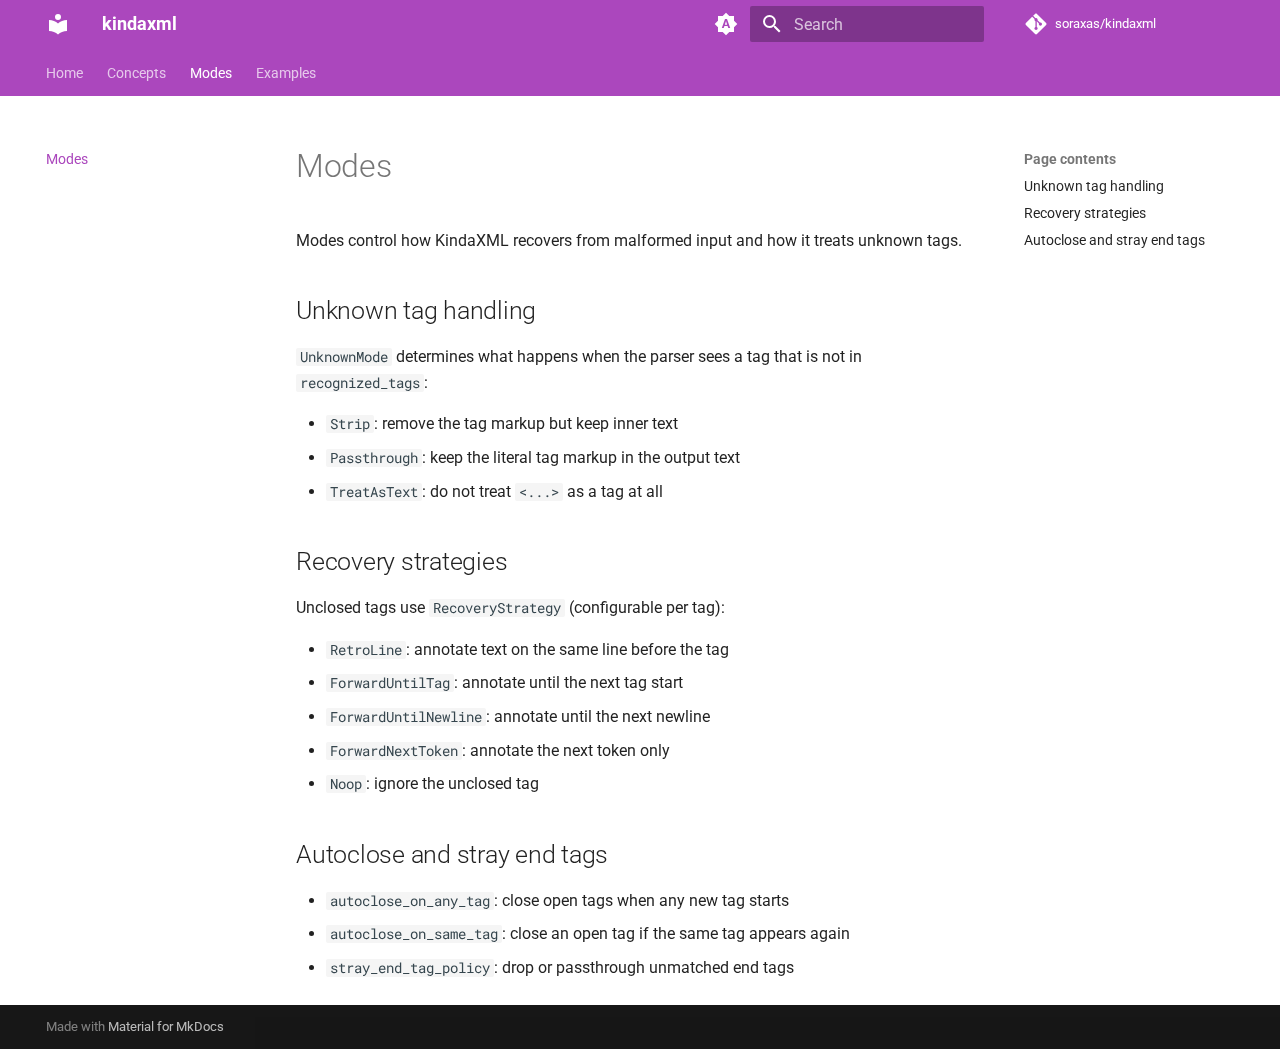
<file: modes/index.html>
<!doctype html>
<html lang="en" class="no-js">
  <head>
    
      <meta charset="utf-8">
      <meta name="viewport" content="width=device-width,initial-scale=1">
      
        <meta name="description" content="A close-enough xml for LLM">
      
      
      
      
        <link rel="prev" href="../concepts/">
      
      
        <link rel="next" href="../examples/quick-examples/">
      
      
        
      
      
      <link rel="icon" href="../assets/images/favicon.png">
      <meta name="generator" content="mkdocs-1.6.1, mkdocs-material-9.7.1">
    
    
      
        <title>Modes - kindaxml</title>
      
    
    
      <link rel="stylesheet" href="../assets/stylesheets/main.484c7ddc.min.css">
      
        
        <link rel="stylesheet" href="../assets/stylesheets/palette.ab4e12ef.min.css">
      
      


    
    
      
    
    
      
        
        
        <link rel="preconnect" href="https://fonts.gstatic.com" crossorigin>
        <link rel="stylesheet" href="https://fonts.googleapis.com/css?family=Roboto:300,300i,400,400i,700,700i%7CRoboto+Mono:400,400i,700,700i&display=fallback">
        <style>:root{--md-text-font:"Roboto";--md-code-font:"Roboto Mono"}</style>
      
    
    
      <link rel="stylesheet" href="../styles/annotation.css">
    
    <script>__md_scope=new URL("..",location),__md_hash=e=>[...e].reduce(((e,_)=>(e<<5)-e+_.charCodeAt(0)),0),__md_get=(e,_=localStorage,t=__md_scope)=>JSON.parse(_.getItem(t.pathname+"."+e)),__md_set=(e,_,t=localStorage,a=__md_scope)=>{try{t.setItem(a.pathname+"."+e,JSON.stringify(_))}catch(e){}}</script>
    
      
  


    
    
  </head>
  
  
    
    
      
    
    
    
    
    <body dir="ltr" data-md-color-scheme="default" data-md-color-primary="purple" data-md-color-accent="orange">
  
    
    <input class="md-toggle" data-md-toggle="drawer" type="checkbox" id="__drawer" autocomplete="off">
    <input class="md-toggle" data-md-toggle="search" type="checkbox" id="__search" autocomplete="off">
    <label class="md-overlay" for="__drawer"></label>
    <div data-md-component="skip">
      
        
        <a href="#modes" class="md-skip">
          Skip to content
        </a>
      
    </div>
    <div data-md-component="announce">
      
    </div>
    
    
      

<header class="md-header" data-md-component="header">
  <nav class="md-header__inner md-grid" aria-label="Header">
    <a href=".." title="kindaxml" class="md-header__button md-logo" aria-label="kindaxml" data-md-component="logo">
      
  
  <svg xmlns="http://www.w3.org/2000/svg" viewBox="0 0 24 24"><path d="M12 8a3 3 0 0 0 3-3 3 3 0 0 0-3-3 3 3 0 0 0-3 3 3 3 0 0 0 3 3m0 3.54C9.64 9.35 6.5 8 3 8v11c3.5 0 6.64 1.35 9 3.54 2.36-2.19 5.5-3.54 9-3.54V8c-3.5 0-6.64 1.35-9 3.54"/></svg>

    </a>
    <label class="md-header__button md-icon" for="__drawer">
      
      <svg xmlns="http://www.w3.org/2000/svg" viewBox="0 0 24 24"><path d="M3 6h18v2H3zm0 5h18v2H3zm0 5h18v2H3z"/></svg>
    </label>
    <div class="md-header__title" data-md-component="header-title">
      <div class="md-header__ellipsis">
        <div class="md-header__topic">
          <span class="md-ellipsis">
            kindaxml
          </span>
        </div>
        <div class="md-header__topic" data-md-component="header-topic">
          <span class="md-ellipsis">
            
              Modes
            
          </span>
        </div>
      </div>
    </div>
    
      
        <form class="md-header__option" data-md-component="palette">
  
    
    
    
    <input class="md-option" data-md-color-media="(prefers-color-scheme)" data-md-color-scheme="default" data-md-color-primary="purple" data-md-color-accent="orange"  aria-label="Switch to light mode"  type="radio" name="__palette" id="__palette_0">
    
      <label class="md-header__button md-icon" title="Switch to light mode" for="__palette_1" hidden>
        <svg xmlns="http://www.w3.org/2000/svg" viewBox="0 0 24 24"><path d="m14.3 16-.7-2h-3.2l-.7 2H7.8L11 7h2l3.2 9zM20 8.69V4h-4.69L12 .69 8.69 4H4v4.69L.69 12 4 15.31V20h4.69L12 23.31 15.31 20H20v-4.69L23.31 12zm-9.15 3.96h2.3L12 9z"/></svg>
      </label>
    
  
    
    
    
    <input class="md-option" data-md-color-media="(prefers-color-scheme: light)" data-md-color-scheme="default" data-md-color-primary="purple" data-md-color-accent="orange"  aria-label="Switch to dark mode"  type="radio" name="__palette" id="__palette_1">
    
      <label class="md-header__button md-icon" title="Switch to dark mode" for="__palette_2" hidden>
        <svg xmlns="http://www.w3.org/2000/svg" viewBox="0 0 24 24"><path d="M12 8a4 4 0 0 0-4 4 4 4 0 0 0 4 4 4 4 0 0 0 4-4 4 4 0 0 0-4-4m0 10a6 6 0 0 1-6-6 6 6 0 0 1 6-6 6 6 0 0 1 6 6 6 6 0 0 1-6 6m8-9.31V4h-4.69L12 .69 8.69 4H4v4.69L.69 12 4 15.31V20h4.69L12 23.31 15.31 20H20v-4.69L23.31 12z"/></svg>
      </label>
    
  
    
    
    
    <input class="md-option" data-md-color-media="(prefers-color-scheme: dark)" data-md-color-scheme="slate" data-md-color-primary="deep-purple" data-md-color-accent="orange"  aria-label="Switch to system preference"  type="radio" name="__palette" id="__palette_2">
    
      <label class="md-header__button md-icon" title="Switch to system preference" for="__palette_0" hidden>
        <svg xmlns="http://www.w3.org/2000/svg" viewBox="0 0 24 24"><path d="M12 18c-.89 0-1.74-.2-2.5-.55C11.56 16.5 13 14.42 13 12s-1.44-4.5-3.5-5.45C10.26 6.2 11.11 6 12 6a6 6 0 0 1 6 6 6 6 0 0 1-6 6m8-9.31V4h-4.69L12 .69 8.69 4H4v4.69L.69 12 4 15.31V20h4.69L12 23.31 15.31 20H20v-4.69L23.31 12z"/></svg>
      </label>
    
  
</form>
      
    
    
      <script>var palette=__md_get("__palette");if(palette&&palette.color){if("(prefers-color-scheme)"===palette.color.media){var media=matchMedia("(prefers-color-scheme: light)"),input=document.querySelector(media.matches?"[data-md-color-media='(prefers-color-scheme: light)']":"[data-md-color-media='(prefers-color-scheme: dark)']");palette.color.media=input.getAttribute("data-md-color-media"),palette.color.scheme=input.getAttribute("data-md-color-scheme"),palette.color.primary=input.getAttribute("data-md-color-primary"),palette.color.accent=input.getAttribute("data-md-color-accent")}for(var[key,value]of Object.entries(palette.color))document.body.setAttribute("data-md-color-"+key,value)}</script>
    
    
    
      
      
        <label class="md-header__button md-icon" for="__search">
          
          <svg xmlns="http://www.w3.org/2000/svg" viewBox="0 0 24 24"><path d="M9.5 3A6.5 6.5 0 0 1 16 9.5c0 1.61-.59 3.09-1.56 4.23l.27.27h.79l5 5-1.5 1.5-5-5v-.79l-.27-.27A6.52 6.52 0 0 1 9.5 16 6.5 6.5 0 0 1 3 9.5 6.5 6.5 0 0 1 9.5 3m0 2C7 5 5 7 5 9.5S7 14 9.5 14 14 12 14 9.5 12 5 9.5 5"/></svg>
        </label>
        <div class="md-search" data-md-component="search" role="dialog">
  <label class="md-search__overlay" for="__search"></label>
  <div class="md-search__inner" role="search">
    <form class="md-search__form" name="search">
      <input type="text" class="md-search__input" name="query" aria-label="Search" placeholder="Search" autocapitalize="off" autocorrect="off" autocomplete="off" spellcheck="false" data-md-component="search-query" required>
      <label class="md-search__icon md-icon" for="__search">
        
        <svg xmlns="http://www.w3.org/2000/svg" viewBox="0 0 24 24"><path d="M9.5 3A6.5 6.5 0 0 1 16 9.5c0 1.61-.59 3.09-1.56 4.23l.27.27h.79l5 5-1.5 1.5-5-5v-.79l-.27-.27A6.52 6.52 0 0 1 9.5 16 6.5 6.5 0 0 1 3 9.5 6.5 6.5 0 0 1 9.5 3m0 2C7 5 5 7 5 9.5S7 14 9.5 14 14 12 14 9.5 12 5 9.5 5"/></svg>
        
        <svg xmlns="http://www.w3.org/2000/svg" viewBox="0 0 24 24"><path d="M20 11v2H8l5.5 5.5-1.42 1.42L4.16 12l7.92-7.92L13.5 5.5 8 11z"/></svg>
      </label>
      <nav class="md-search__options" aria-label="Search">
        
        <button type="reset" class="md-search__icon md-icon" title="Clear" aria-label="Clear" tabindex="-1">
          
          <svg xmlns="http://www.w3.org/2000/svg" viewBox="0 0 24 24"><path d="M19 6.41 17.59 5 12 10.59 6.41 5 5 6.41 10.59 12 5 17.59 6.41 19 12 13.41 17.59 19 19 17.59 13.41 12z"/></svg>
        </button>
      </nav>
      
        <div class="md-search__suggest" data-md-component="search-suggest"></div>
      
    </form>
    <div class="md-search__output">
      <div class="md-search__scrollwrap" tabindex="0" data-md-scrollfix>
        <div class="md-search-result" data-md-component="search-result">
          <div class="md-search-result__meta">
            Initializing search
          </div>
          <ol class="md-search-result__list" role="presentation"></ol>
        </div>
      </div>
    </div>
  </div>
</div>
      
    
    
      <div class="md-header__source">
        <a href="https://github.com/soraxas/kindaxml" title="Go to repository" class="md-source" data-md-component="source">
  <div class="md-source__icon md-icon">
    
    <svg xmlns="http://www.w3.org/2000/svg" viewBox="0 0 448 512"><!--! Font Awesome Free 7.1.0 by @fontawesome - https://fontawesome.com License - https://fontawesome.com/license/free (Icons: CC BY 4.0, Fonts: SIL OFL 1.1, Code: MIT License) Copyright 2025 Fonticons, Inc.--><path d="M439.6 236.1 244 40.5c-5.4-5.5-12.8-8.5-20.4-8.5s-15 3-20.4 8.4L162.5 81l51.5 51.5c27.1-9.1 52.7 16.8 43.4 43.7l49.7 49.7c34.2-11.8 61.2 31 35.5 56.7-26.5 26.5-70.2-2.9-56-37.3L240.3 199v121.9c25.3 12.5 22.3 41.8 9.1 55-6.4 6.4-15.2 10.1-24.3 10.1s-17.8-3.6-24.3-10.1c-17.6-17.6-11.1-46.9 11.2-56v-123c-20.8-8.5-24.6-30.7-18.6-45L142.6 101 8.5 235.1C3 240.6 0 247.9 0 255.5s3 15 8.5 20.4l195.6 195.7c5.4 5.4 12.7 8.4 20.4 8.4s15-3 20.4-8.4l194.7-194.7c5.4-5.4 8.4-12.8 8.4-20.4s-3-15-8.4-20.4"/></svg>
  </div>
  <div class="md-source__repository">
    soraxas/kindaxml
  </div>
</a>
      </div>
    
  </nav>
  
</header>
    
    <div class="md-container" data-md-component="container">
      
      
        
          
            
<nav class="md-tabs" aria-label="Tabs" data-md-component="tabs">
  <div class="md-grid">
    <ul class="md-tabs__list">
      
        
  
  
  
  
    <li class="md-tabs__item">
      <a href=".." class="md-tabs__link">
        
  
  
    
  
  Home

      </a>
    </li>
  

      
        
  
  
  
  
    <li class="md-tabs__item">
      <a href="../concepts/" class="md-tabs__link">
        
  
  
    
  
  Concepts

      </a>
    </li>
  

      
        
  
  
  
    
  
  
    <li class="md-tabs__item md-tabs__item--active">
      <a href="./" class="md-tabs__link">
        
  
  
    
  
  Modes

      </a>
    </li>
  

      
        
  
  
  
  
    
    
      <li class="md-tabs__item">
        <a href="../examples/quick-examples/" class="md-tabs__link">
          
  
  
  Examples

        </a>
      </li>
    
  

      
    </ul>
  </div>
</nav>
          
        
      
      <main class="md-main" data-md-component="main">
        <div class="md-main__inner md-grid">
          
            
              
              <div class="md-sidebar md-sidebar--primary" data-md-component="sidebar" data-md-type="navigation" >
                <div class="md-sidebar__scrollwrap">
                  <div class="md-sidebar__inner">
                    


  


<nav class="md-nav md-nav--primary md-nav--lifted" aria-label="Navigation" data-md-level="0">
  <label class="md-nav__title" for="__drawer">
    <a href=".." title="kindaxml" class="md-nav__button md-logo" aria-label="kindaxml" data-md-component="logo">
      
  
  <svg xmlns="http://www.w3.org/2000/svg" viewBox="0 0 24 24"><path d="M12 8a3 3 0 0 0 3-3 3 3 0 0 0-3-3 3 3 0 0 0-3 3 3 3 0 0 0 3 3m0 3.54C9.64 9.35 6.5 8 3 8v11c3.5 0 6.64 1.35 9 3.54 2.36-2.19 5.5-3.54 9-3.54V8c-3.5 0-6.64 1.35-9 3.54"/></svg>

    </a>
    kindaxml
  </label>
  
    <div class="md-nav__source">
      <a href="https://github.com/soraxas/kindaxml" title="Go to repository" class="md-source" data-md-component="source">
  <div class="md-source__icon md-icon">
    
    <svg xmlns="http://www.w3.org/2000/svg" viewBox="0 0 448 512"><!--! Font Awesome Free 7.1.0 by @fontawesome - https://fontawesome.com License - https://fontawesome.com/license/free (Icons: CC BY 4.0, Fonts: SIL OFL 1.1, Code: MIT License) Copyright 2025 Fonticons, Inc.--><path d="M439.6 236.1 244 40.5c-5.4-5.5-12.8-8.5-20.4-8.5s-15 3-20.4 8.4L162.5 81l51.5 51.5c27.1-9.1 52.7 16.8 43.4 43.7l49.7 49.7c34.2-11.8 61.2 31 35.5 56.7-26.5 26.5-70.2-2.9-56-37.3L240.3 199v121.9c25.3 12.5 22.3 41.8 9.1 55-6.4 6.4-15.2 10.1-24.3 10.1s-17.8-3.6-24.3-10.1c-17.6-17.6-11.1-46.9 11.2-56v-123c-20.8-8.5-24.6-30.7-18.6-45L142.6 101 8.5 235.1C3 240.6 0 247.9 0 255.5s3 15 8.5 20.4l195.6 195.7c5.4 5.4 12.7 8.4 20.4 8.4s15-3 20.4-8.4l194.7-194.7c5.4-5.4 8.4-12.8 8.4-20.4s-3-15-8.4-20.4"/></svg>
  </div>
  <div class="md-source__repository">
    soraxas/kindaxml
  </div>
</a>
    </div>
  
  <ul class="md-nav__list" data-md-scrollfix>
    
      
      
  
  
  
  
    <li class="md-nav__item">
      <a href=".." class="md-nav__link">
        
  
  
  <span class="md-ellipsis">
    
  
    Home
  

    
  </span>
  
  

      </a>
    </li>
  

    
      
      
  
  
  
  
    <li class="md-nav__item">
      <a href="../concepts/" class="md-nav__link">
        
  
  
  <span class="md-ellipsis">
    
  
    Concepts
  

    
  </span>
  
  

      </a>
    </li>
  

    
      
      
  
  
    
  
  
  
    <li class="md-nav__item md-nav__item--active">
      
      <input class="md-nav__toggle md-toggle" type="checkbox" id="__toc">
      
      
        
      
      
        <label class="md-nav__link md-nav__link--active" for="__toc">
          
  
  
  <span class="md-ellipsis">
    
  
    Modes
  

    
  </span>
  
  

          <span class="md-nav__icon md-icon"></span>
        </label>
      
      <a href="./" class="md-nav__link md-nav__link--active">
        
  
  
  <span class="md-ellipsis">
    
  
    Modes
  

    
  </span>
  
  

      </a>
      
        

  

<nav class="md-nav md-nav--secondary" aria-label="Page contents">
  
  
  
    
  
  
    <label class="md-nav__title" for="__toc">
      <span class="md-nav__icon md-icon"></span>
      Page contents
    </label>
    <ul class="md-nav__list" data-md-component="toc" data-md-scrollfix>
      
        <li class="md-nav__item">
  <a href="#unknown-tag-handling" class="md-nav__link">
    <span class="md-ellipsis">
      
        Unknown tag handling
      
    </span>
  </a>
  
</li>
      
        <li class="md-nav__item">
  <a href="#recovery-strategies" class="md-nav__link">
    <span class="md-ellipsis">
      
        Recovery strategies
      
    </span>
  </a>
  
</li>
      
        <li class="md-nav__item">
  <a href="#autoclose-and-stray-end-tags" class="md-nav__link">
    <span class="md-ellipsis">
      
        Autoclose and stray end tags
      
    </span>
  </a>
  
</li>
      
    </ul>
  
</nav>
      
    </li>
  

    
      
      
  
  
  
  
    
    
    
    
      
      
        
      
    
    
    <li class="md-nav__item md-nav__item--nested">
      
        
        
        <input class="md-nav__toggle md-toggle " type="checkbox" id="__nav_4" >
        
          
          <label class="md-nav__link" for="__nav_4" id="__nav_4_label" tabindex="0">
            
  
  
  <span class="md-ellipsis">
    
  
    Examples
  

    
  </span>
  
  

            <span class="md-nav__icon md-icon"></span>
          </label>
        
        <nav class="md-nav" data-md-level="1" aria-labelledby="__nav_4_label" aria-expanded="false">
          <label class="md-nav__title" for="__nav_4">
            <span class="md-nav__icon md-icon"></span>
            
  
    Examples
  

          </label>
          <ul class="md-nav__list" data-md-scrollfix>
            
              
                
  
  
  
  
    <li class="md-nav__item">
      <a href="../examples/quick-examples/" class="md-nav__link">
        
  
  
  <span class="md-ellipsis">
    
  
    Quick examples
  

    
  </span>
  
  

      </a>
    </li>
  

              
            
              
                
  
  
  
  
    <li class="md-nav__item">
      <a href="../examples/basic/" class="md-nav__link">
        
  
  
  <span class="md-ellipsis">
    
  
    Basic
  

    
  </span>
  
  

      </a>
    </li>
  

              
            
          </ul>
        </nav>
      
    </li>
  

    
  </ul>
</nav>
                  </div>
                </div>
              </div>
            
            
              
              <div class="md-sidebar md-sidebar--secondary" data-md-component="sidebar" data-md-type="toc" >
                <div class="md-sidebar__scrollwrap">
                  <div class="md-sidebar__inner">
                    

  

<nav class="md-nav md-nav--secondary" aria-label="Page contents">
  
  
  
    
  
  
    <label class="md-nav__title" for="__toc">
      <span class="md-nav__icon md-icon"></span>
      Page contents
    </label>
    <ul class="md-nav__list" data-md-component="toc" data-md-scrollfix>
      
        <li class="md-nav__item">
  <a href="#unknown-tag-handling" class="md-nav__link">
    <span class="md-ellipsis">
      
        Unknown tag handling
      
    </span>
  </a>
  
</li>
      
        <li class="md-nav__item">
  <a href="#recovery-strategies" class="md-nav__link">
    <span class="md-ellipsis">
      
        Recovery strategies
      
    </span>
  </a>
  
</li>
      
        <li class="md-nav__item">
  <a href="#autoclose-and-stray-end-tags" class="md-nav__link">
    <span class="md-ellipsis">
      
        Autoclose and stray end tags
      
    </span>
  </a>
  
</li>
      
    </ul>
  
</nav>
                  </div>
                </div>
              </div>
            
          
          
            <div class="md-content" data-md-component="content">
              
                



  


              
              <article class="md-content__inner md-typeset">
                
                  


  
  


<h1 id="modes">Modes<a class="headerlink" href="#modes" title="Permanent link">&para;</a></h1>
<p>Modes control how KindaXML recovers from malformed input and how it treats unknown tags.</p>
<h2 id="unknown-tag-handling">Unknown tag handling<a class="headerlink" href="#unknown-tag-handling" title="Permanent link">&para;</a></h2>
<p><code>UnknownMode</code> determines what happens when the parser sees a tag that is not in <code>recognized_tags</code>:</p>
<ul>
<li><code>Strip</code>: remove the tag markup but keep inner text</li>
<li><code>Passthrough</code>: keep the literal tag markup in the output text</li>
<li><code>TreatAsText</code>: do not treat <code>&lt;...&gt;</code> as a tag at all</li>
</ul>
<h2 id="recovery-strategies">Recovery strategies<a class="headerlink" href="#recovery-strategies" title="Permanent link">&para;</a></h2>
<p>Unclosed tags use <code>RecoveryStrategy</code> (configurable per tag):</p>
<ul>
<li><code>RetroLine</code>: annotate text on the same line before the tag</li>
<li><code>ForwardUntilTag</code>: annotate until the next tag start</li>
<li><code>ForwardUntilNewline</code>: annotate until the next newline</li>
<li><code>ForwardNextToken</code>: annotate the next token only</li>
<li><code>Noop</code>: ignore the unclosed tag</li>
</ul>
<h2 id="autoclose-and-stray-end-tags">Autoclose and stray end tags<a class="headerlink" href="#autoclose-and-stray-end-tags" title="Permanent link">&para;</a></h2>
<ul>
<li><code>autoclose_on_any_tag</code>: close open tags when any new tag starts</li>
<li><code>autoclose_on_same_tag</code>: close an open tag if the same tag appears again</li>
<li><code>stray_end_tag_policy</code>: drop or passthrough unmatched end tags</li>
</ul>









  



  <form class="md-feedback" name="feedback" hidden>
    <fieldset>
      <legend class="md-feedback__title">
        Was this page helpful?
      </legend>
      <div class="md-feedback__inner">
        <div class="md-feedback__list">
          
            <button class="md-feedback__icon md-icon" type="submit" title="This page was helpful" data-md-value="1">
              <svg xmlns="http://www.w3.org/2000/svg" viewBox="0 0 24 24"><path d="M5 9v12H1V9zm4 12a2 2 0 0 1-2-2V9c0-.55.22-1.05.59-1.41L14.17 1l1.06 1.06c.27.27.44.64.44 1.05l-.03.32L14.69 8H21a2 2 0 0 1 2 2v2c0 .26-.05.5-.14.73l-3.02 7.05C19.54 20.5 18.83 21 18 21zm0-2h9.03L21 12v-2h-8.79l1.13-5.32L9 9.03z"/></svg>
            </button>
          
            <button class="md-feedback__icon md-icon" type="submit" title="This page could be improved" data-md-value="0">
              <svg xmlns="http://www.w3.org/2000/svg" viewBox="0 0 24 24"><path d="M19 15V3h4v12zM15 3a2 2 0 0 1 2 2v10c0 .55-.22 1.05-.59 1.41L9.83 23l-1.06-1.06c-.27-.27-.44-.64-.44-1.06l.03-.31.95-4.57H3a2 2 0 0 1-2-2v-2c0-.26.05-.5.14-.73l3.02-7.05C4.46 3.5 5.17 3 6 3zm0 2H5.97L3 12v2h8.78l-1.13 5.32L15 14.97z"/></svg>
            </button>
          
        </div>
        <div class="md-feedback__note">
          
            <div data-md-value="1" hidden>
              
              
                
              
              
              
                
                
              
              Thanks for your feedback!
            </div>
          
            <div data-md-value="0" hidden>
              
              
                
              
              
              
                
                
              
              Thanks for your feedback!
            </div>
          
        </div>
      </div>
    </fieldset>
  </form>


                
              </article>
            </div>
          
          
  <script>var tabs=__md_get("__tabs");if(Array.isArray(tabs))e:for(var set of document.querySelectorAll(".tabbed-set")){var labels=set.querySelector(".tabbed-labels");for(var tab of tabs)for(var label of labels.getElementsByTagName("label"))if(label.innerText.trim()===tab){var input=document.getElementById(label.htmlFor);input.checked=!0;continue e}}</script>

<script>var target=document.getElementById(location.hash.slice(1));target&&target.name&&(target.checked=target.name.startsWith("__tabbed_"))</script>
        </div>
        
          <button type="button" class="md-top md-icon" data-md-component="top" hidden>
  
  <svg xmlns="http://www.w3.org/2000/svg" viewBox="0 0 24 24"><path d="M13 20h-2V8l-5.5 5.5-1.42-1.42L12 4.16l7.92 7.92-1.42 1.42L13 8z"/></svg>
  Back to top
</button>
        
      </main>
      
        <footer class="md-footer">
  
  <div class="md-footer-meta md-typeset">
    <div class="md-footer-meta__inner md-grid">
      <div class="md-copyright">
  
  
    Made with
    <a href="https://squidfunk.github.io/mkdocs-material/" target="_blank" rel="noopener">
      Material for MkDocs
    </a>
  
</div>
      
    </div>
  </div>
</footer>
      
    </div>
    <div class="md-dialog" data-md-component="dialog">
      <div class="md-dialog__inner md-typeset"></div>
    </div>
    
      <div class="md-progress" data-md-component="progress" role="progressbar"></div>
    
    
    
      
      
      <script id="__config" type="application/json">{"annotate": null, "base": "..", "features": ["content.tabs.link", "content.code.annotate", "content.code.copy", "announce.dismiss", "navigation.tabs", "navigation.instant", "navigation.instant.prefetch", "navigation.instant.preview", "navigation.instant.progress", "navigation.path", "navigation.sections", "navigation.top", "navigation.tracking", "search.suggest", "toc.follow"], "search": "../assets/javascripts/workers/search.2c215733.min.js", "tags": null, "translations": {"clipboard.copied": "Copied to clipboard", "clipboard.copy": "Copy to clipboard", "search.result.more.one": "1 more on this page", "search.result.more.other": "# more on this page", "search.result.none": "No matching documents", "search.result.one": "1 matching document", "search.result.other": "# matching documents", "search.result.placeholder": "Type to start searching", "search.result.term.missing": "Missing", "select.version": "Select version"}, "version": null}</script>
    
    
      <script src="../assets/javascripts/bundle.79ae519e.min.js"></script>
      
    
  </body>
</html>
</file>
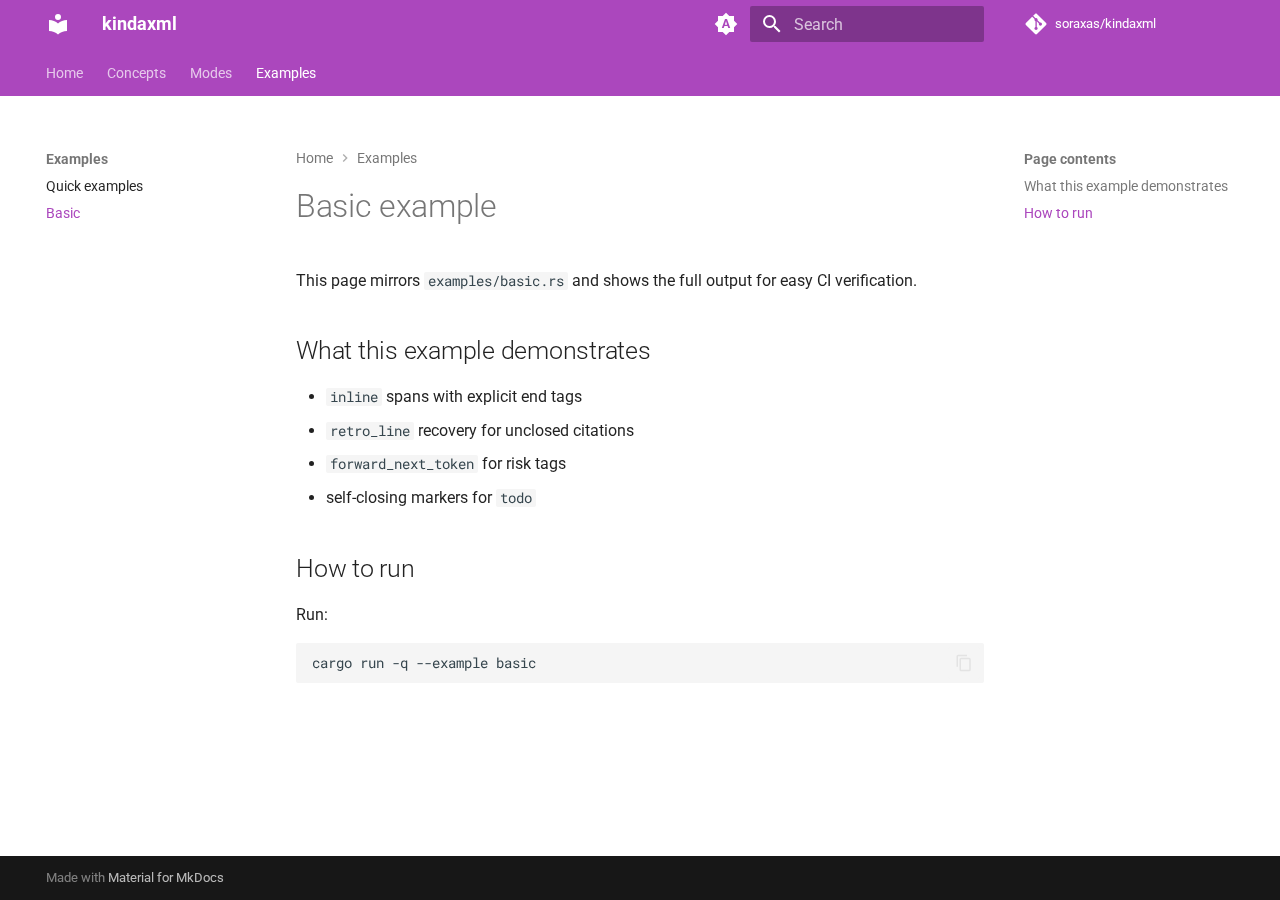
<file: examples/basic/index.html>
<!doctype html>
<html lang="en" class="no-js">
  <head>
    
      <meta charset="utf-8">
      <meta name="viewport" content="width=device-width,initial-scale=1">
      
        <meta name="description" content="A close-enough xml for LLM">
      
      
      
      
        <link rel="prev" href="../quick-examples/">
      
      
      
        
      
      
      <link rel="icon" href="../../assets/images/favicon.png">
      <meta name="generator" content="mkdocs-1.6.1, mkdocs-material-9.7.1">
    
    
      
        <title>Basic - kindaxml</title>
      
    
    
      <link rel="stylesheet" href="../../assets/stylesheets/main.484c7ddc.min.css">
      
        
        <link rel="stylesheet" href="../../assets/stylesheets/palette.ab4e12ef.min.css">
      
      


    
    
      
    
    
      
        
        
        <link rel="preconnect" href="https://fonts.gstatic.com" crossorigin>
        <link rel="stylesheet" href="https://fonts.googleapis.com/css?family=Roboto:300,300i,400,400i,700,700i%7CRoboto+Mono:400,400i,700,700i&display=fallback">
        <style>:root{--md-text-font:"Roboto";--md-code-font:"Roboto Mono"}</style>
      
    
    
      <link rel="stylesheet" href="../../styles/annotation.css">
    
    <script>__md_scope=new URL("../..",location),__md_hash=e=>[...e].reduce(((e,_)=>(e<<5)-e+_.charCodeAt(0)),0),__md_get=(e,_=localStorage,t=__md_scope)=>JSON.parse(_.getItem(t.pathname+"."+e)),__md_set=(e,_,t=localStorage,a=__md_scope)=>{try{t.setItem(a.pathname+"."+e,JSON.stringify(_))}catch(e){}}</script>
    
      
  


    
    
  </head>
  
  
    
    
      
    
    
    
    
    <body dir="ltr" data-md-color-scheme="default" data-md-color-primary="purple" data-md-color-accent="orange">
  
    
    <input class="md-toggle" data-md-toggle="drawer" type="checkbox" id="__drawer" autocomplete="off">
    <input class="md-toggle" data-md-toggle="search" type="checkbox" id="__search" autocomplete="off">
    <label class="md-overlay" for="__drawer"></label>
    <div data-md-component="skip">
      
        
        <a href="#basic-example" class="md-skip">
          Skip to content
        </a>
      
    </div>
    <div data-md-component="announce">
      
    </div>
    
    
      

<header class="md-header" data-md-component="header">
  <nav class="md-header__inner md-grid" aria-label="Header">
    <a href="../.." title="kindaxml" class="md-header__button md-logo" aria-label="kindaxml" data-md-component="logo">
      
  
  <svg xmlns="http://www.w3.org/2000/svg" viewBox="0 0 24 24"><path d="M12 8a3 3 0 0 0 3-3 3 3 0 0 0-3-3 3 3 0 0 0-3 3 3 3 0 0 0 3 3m0 3.54C9.64 9.35 6.5 8 3 8v11c3.5 0 6.64 1.35 9 3.54 2.36-2.19 5.5-3.54 9-3.54V8c-3.5 0-6.64 1.35-9 3.54"/></svg>

    </a>
    <label class="md-header__button md-icon" for="__drawer">
      
      <svg xmlns="http://www.w3.org/2000/svg" viewBox="0 0 24 24"><path d="M3 6h18v2H3zm0 5h18v2H3zm0 5h18v2H3z"/></svg>
    </label>
    <div class="md-header__title" data-md-component="header-title">
      <div class="md-header__ellipsis">
        <div class="md-header__topic">
          <span class="md-ellipsis">
            kindaxml
          </span>
        </div>
        <div class="md-header__topic" data-md-component="header-topic">
          <span class="md-ellipsis">
            
              Basic
            
          </span>
        </div>
      </div>
    </div>
    
      
        <form class="md-header__option" data-md-component="palette">
  
    
    
    
    <input class="md-option" data-md-color-media="(prefers-color-scheme)" data-md-color-scheme="default" data-md-color-primary="purple" data-md-color-accent="orange"  aria-label="Switch to light mode"  type="radio" name="__palette" id="__palette_0">
    
      <label class="md-header__button md-icon" title="Switch to light mode" for="__palette_1" hidden>
        <svg xmlns="http://www.w3.org/2000/svg" viewBox="0 0 24 24"><path d="m14.3 16-.7-2h-3.2l-.7 2H7.8L11 7h2l3.2 9zM20 8.69V4h-4.69L12 .69 8.69 4H4v4.69L.69 12 4 15.31V20h4.69L12 23.31 15.31 20H20v-4.69L23.31 12zm-9.15 3.96h2.3L12 9z"/></svg>
      </label>
    
  
    
    
    
    <input class="md-option" data-md-color-media="(prefers-color-scheme: light)" data-md-color-scheme="default" data-md-color-primary="purple" data-md-color-accent="orange"  aria-label="Switch to dark mode"  type="radio" name="__palette" id="__palette_1">
    
      <label class="md-header__button md-icon" title="Switch to dark mode" for="__palette_2" hidden>
        <svg xmlns="http://www.w3.org/2000/svg" viewBox="0 0 24 24"><path d="M12 8a4 4 0 0 0-4 4 4 4 0 0 0 4 4 4 4 0 0 0 4-4 4 4 0 0 0-4-4m0 10a6 6 0 0 1-6-6 6 6 0 0 1 6-6 6 6 0 0 1 6 6 6 6 0 0 1-6 6m8-9.31V4h-4.69L12 .69 8.69 4H4v4.69L.69 12 4 15.31V20h4.69L12 23.31 15.31 20H20v-4.69L23.31 12z"/></svg>
      </label>
    
  
    
    
    
    <input class="md-option" data-md-color-media="(prefers-color-scheme: dark)" data-md-color-scheme="slate" data-md-color-primary="deep-purple" data-md-color-accent="orange"  aria-label="Switch to system preference"  type="radio" name="__palette" id="__palette_2">
    
      <label class="md-header__button md-icon" title="Switch to system preference" for="__palette_0" hidden>
        <svg xmlns="http://www.w3.org/2000/svg" viewBox="0 0 24 24"><path d="M12 18c-.89 0-1.74-.2-2.5-.55C11.56 16.5 13 14.42 13 12s-1.44-4.5-3.5-5.45C10.26 6.2 11.11 6 12 6a6 6 0 0 1 6 6 6 6 0 0 1-6 6m8-9.31V4h-4.69L12 .69 8.69 4H4v4.69L.69 12 4 15.31V20h4.69L12 23.31 15.31 20H20v-4.69L23.31 12z"/></svg>
      </label>
    
  
</form>
      
    
    
      <script>var palette=__md_get("__palette");if(palette&&palette.color){if("(prefers-color-scheme)"===palette.color.media){var media=matchMedia("(prefers-color-scheme: light)"),input=document.querySelector(media.matches?"[data-md-color-media='(prefers-color-scheme: light)']":"[data-md-color-media='(prefers-color-scheme: dark)']");palette.color.media=input.getAttribute("data-md-color-media"),palette.color.scheme=input.getAttribute("data-md-color-scheme"),palette.color.primary=input.getAttribute("data-md-color-primary"),palette.color.accent=input.getAttribute("data-md-color-accent")}for(var[key,value]of Object.entries(palette.color))document.body.setAttribute("data-md-color-"+key,value)}</script>
    
    
    
      
      
        <label class="md-header__button md-icon" for="__search">
          
          <svg xmlns="http://www.w3.org/2000/svg" viewBox="0 0 24 24"><path d="M9.5 3A6.5 6.5 0 0 1 16 9.5c0 1.61-.59 3.09-1.56 4.23l.27.27h.79l5 5-1.5 1.5-5-5v-.79l-.27-.27A6.52 6.52 0 0 1 9.5 16 6.5 6.5 0 0 1 3 9.5 6.5 6.5 0 0 1 9.5 3m0 2C7 5 5 7 5 9.5S7 14 9.5 14 14 12 14 9.5 12 5 9.5 5"/></svg>
        </label>
        <div class="md-search" data-md-component="search" role="dialog">
  <label class="md-search__overlay" for="__search"></label>
  <div class="md-search__inner" role="search">
    <form class="md-search__form" name="search">
      <input type="text" class="md-search__input" name="query" aria-label="Search" placeholder="Search" autocapitalize="off" autocorrect="off" autocomplete="off" spellcheck="false" data-md-component="search-query" required>
      <label class="md-search__icon md-icon" for="__search">
        
        <svg xmlns="http://www.w3.org/2000/svg" viewBox="0 0 24 24"><path d="M9.5 3A6.5 6.5 0 0 1 16 9.5c0 1.61-.59 3.09-1.56 4.23l.27.27h.79l5 5-1.5 1.5-5-5v-.79l-.27-.27A6.52 6.52 0 0 1 9.5 16 6.5 6.5 0 0 1 3 9.5 6.5 6.5 0 0 1 9.5 3m0 2C7 5 5 7 5 9.5S7 14 9.5 14 14 12 14 9.5 12 5 9.5 5"/></svg>
        
        <svg xmlns="http://www.w3.org/2000/svg" viewBox="0 0 24 24"><path d="M20 11v2H8l5.5 5.5-1.42 1.42L4.16 12l7.92-7.92L13.5 5.5 8 11z"/></svg>
      </label>
      <nav class="md-search__options" aria-label="Search">
        
        <button type="reset" class="md-search__icon md-icon" title="Clear" aria-label="Clear" tabindex="-1">
          
          <svg xmlns="http://www.w3.org/2000/svg" viewBox="0 0 24 24"><path d="M19 6.41 17.59 5 12 10.59 6.41 5 5 6.41 10.59 12 5 17.59 6.41 19 12 13.41 17.59 19 19 17.59 13.41 12z"/></svg>
        </button>
      </nav>
      
        <div class="md-search__suggest" data-md-component="search-suggest"></div>
      
    </form>
    <div class="md-search__output">
      <div class="md-search__scrollwrap" tabindex="0" data-md-scrollfix>
        <div class="md-search-result" data-md-component="search-result">
          <div class="md-search-result__meta">
            Initializing search
          </div>
          <ol class="md-search-result__list" role="presentation"></ol>
        </div>
      </div>
    </div>
  </div>
</div>
      
    
    
      <div class="md-header__source">
        <a href="https://github.com/soraxas/kindaxml" title="Go to repository" class="md-source" data-md-component="source">
  <div class="md-source__icon md-icon">
    
    <svg xmlns="http://www.w3.org/2000/svg" viewBox="0 0 448 512"><!--! Font Awesome Free 7.1.0 by @fontawesome - https://fontawesome.com License - https://fontawesome.com/license/free (Icons: CC BY 4.0, Fonts: SIL OFL 1.1, Code: MIT License) Copyright 2025 Fonticons, Inc.--><path d="M439.6 236.1 244 40.5c-5.4-5.5-12.8-8.5-20.4-8.5s-15 3-20.4 8.4L162.5 81l51.5 51.5c27.1-9.1 52.7 16.8 43.4 43.7l49.7 49.7c34.2-11.8 61.2 31 35.5 56.7-26.5 26.5-70.2-2.9-56-37.3L240.3 199v121.9c25.3 12.5 22.3 41.8 9.1 55-6.4 6.4-15.2 10.1-24.3 10.1s-17.8-3.6-24.3-10.1c-17.6-17.6-11.1-46.9 11.2-56v-123c-20.8-8.5-24.6-30.7-18.6-45L142.6 101 8.5 235.1C3 240.6 0 247.9 0 255.5s3 15 8.5 20.4l195.6 195.7c5.4 5.4 12.7 8.4 20.4 8.4s15-3 20.4-8.4l194.7-194.7c5.4-5.4 8.4-12.8 8.4-20.4s-3-15-8.4-20.4"/></svg>
  </div>
  <div class="md-source__repository">
    soraxas/kindaxml
  </div>
</a>
      </div>
    
  </nav>
  
</header>
    
    <div class="md-container" data-md-component="container">
      
      
        
          
            
<nav class="md-tabs" aria-label="Tabs" data-md-component="tabs">
  <div class="md-grid">
    <ul class="md-tabs__list">
      
        
  
  
  
  
    <li class="md-tabs__item">
      <a href="../.." class="md-tabs__link">
        
  
  
    
  
  Home

      </a>
    </li>
  

      
        
  
  
  
  
    <li class="md-tabs__item">
      <a href="../../concepts/" class="md-tabs__link">
        
  
  
    
  
  Concepts

      </a>
    </li>
  

      
        
  
  
  
  
    <li class="md-tabs__item">
      <a href="../../modes/" class="md-tabs__link">
        
  
  
    
  
  Modes

      </a>
    </li>
  

      
        
  
  
  
    
  
  
    
    
      <li class="md-tabs__item md-tabs__item--active">
        <a href="../quick-examples/" class="md-tabs__link">
          
  
  
  Examples

        </a>
      </li>
    
  

      
    </ul>
  </div>
</nav>
          
        
      
      <main class="md-main" data-md-component="main">
        <div class="md-main__inner md-grid">
          
            
              
              <div class="md-sidebar md-sidebar--primary" data-md-component="sidebar" data-md-type="navigation" >
                <div class="md-sidebar__scrollwrap">
                  <div class="md-sidebar__inner">
                    


  


<nav class="md-nav md-nav--primary md-nav--lifted" aria-label="Navigation" data-md-level="0">
  <label class="md-nav__title" for="__drawer">
    <a href="../.." title="kindaxml" class="md-nav__button md-logo" aria-label="kindaxml" data-md-component="logo">
      
  
  <svg xmlns="http://www.w3.org/2000/svg" viewBox="0 0 24 24"><path d="M12 8a3 3 0 0 0 3-3 3 3 0 0 0-3-3 3 3 0 0 0-3 3 3 3 0 0 0 3 3m0 3.54C9.64 9.35 6.5 8 3 8v11c3.5 0 6.64 1.35 9 3.54 2.36-2.19 5.5-3.54 9-3.54V8c-3.5 0-6.64 1.35-9 3.54"/></svg>

    </a>
    kindaxml
  </label>
  
    <div class="md-nav__source">
      <a href="https://github.com/soraxas/kindaxml" title="Go to repository" class="md-source" data-md-component="source">
  <div class="md-source__icon md-icon">
    
    <svg xmlns="http://www.w3.org/2000/svg" viewBox="0 0 448 512"><!--! Font Awesome Free 7.1.0 by @fontawesome - https://fontawesome.com License - https://fontawesome.com/license/free (Icons: CC BY 4.0, Fonts: SIL OFL 1.1, Code: MIT License) Copyright 2025 Fonticons, Inc.--><path d="M439.6 236.1 244 40.5c-5.4-5.5-12.8-8.5-20.4-8.5s-15 3-20.4 8.4L162.5 81l51.5 51.5c27.1-9.1 52.7 16.8 43.4 43.7l49.7 49.7c34.2-11.8 61.2 31 35.5 56.7-26.5 26.5-70.2-2.9-56-37.3L240.3 199v121.9c25.3 12.5 22.3 41.8 9.1 55-6.4 6.4-15.2 10.1-24.3 10.1s-17.8-3.6-24.3-10.1c-17.6-17.6-11.1-46.9 11.2-56v-123c-20.8-8.5-24.6-30.7-18.6-45L142.6 101 8.5 235.1C3 240.6 0 247.9 0 255.5s3 15 8.5 20.4l195.6 195.7c5.4 5.4 12.7 8.4 20.4 8.4s15-3 20.4-8.4l194.7-194.7c5.4-5.4 8.4-12.8 8.4-20.4s-3-15-8.4-20.4"/></svg>
  </div>
  <div class="md-source__repository">
    soraxas/kindaxml
  </div>
</a>
    </div>
  
  <ul class="md-nav__list" data-md-scrollfix>
    
      
      
  
  
  
  
    <li class="md-nav__item">
      <a href="../.." class="md-nav__link">
        
  
  
  <span class="md-ellipsis">
    
  
    Home
  

    
  </span>
  
  

      </a>
    </li>
  

    
      
      
  
  
  
  
    <li class="md-nav__item">
      <a href="../../concepts/" class="md-nav__link">
        
  
  
  <span class="md-ellipsis">
    
  
    Concepts
  

    
  </span>
  
  

      </a>
    </li>
  

    
      
      
  
  
  
  
    <li class="md-nav__item">
      <a href="../../modes/" class="md-nav__link">
        
  
  
  <span class="md-ellipsis">
    
  
    Modes
  

    
  </span>
  
  

      </a>
    </li>
  

    
      
      
  
  
    
  
  
  
    
    
    
    
      
        
        
      
      
        
      
    
    
    <li class="md-nav__item md-nav__item--active md-nav__item--section md-nav__item--nested">
      
        
        
        <input class="md-nav__toggle md-toggle " type="checkbox" id="__nav_4" checked>
        
          
          <label class="md-nav__link" for="__nav_4" id="__nav_4_label" tabindex="">
            
  
  
  <span class="md-ellipsis">
    
  
    Examples
  

    
  </span>
  
  

            <span class="md-nav__icon md-icon"></span>
          </label>
        
        <nav class="md-nav" data-md-level="1" aria-labelledby="__nav_4_label" aria-expanded="true">
          <label class="md-nav__title" for="__nav_4">
            <span class="md-nav__icon md-icon"></span>
            
  
    Examples
  

          </label>
          <ul class="md-nav__list" data-md-scrollfix>
            
              
                
  
  
  
  
    <li class="md-nav__item">
      <a href="../quick-examples/" class="md-nav__link">
        
  
  
  <span class="md-ellipsis">
    
  
    Quick examples
  

    
  </span>
  
  

      </a>
    </li>
  

              
            
              
                
  
  
    
  
  
  
    <li class="md-nav__item md-nav__item--active">
      
      <input class="md-nav__toggle md-toggle" type="checkbox" id="__toc">
      
      
        
      
      
        <label class="md-nav__link md-nav__link--active" for="__toc">
          
  
  
  <span class="md-ellipsis">
    
  
    Basic
  

    
  </span>
  
  

          <span class="md-nav__icon md-icon"></span>
        </label>
      
      <a href="./" class="md-nav__link md-nav__link--active">
        
  
  
  <span class="md-ellipsis">
    
  
    Basic
  

    
  </span>
  
  

      </a>
      
        

  

<nav class="md-nav md-nav--secondary" aria-label="Page contents">
  
  
  
    
  
  
    <label class="md-nav__title" for="__toc">
      <span class="md-nav__icon md-icon"></span>
      Page contents
    </label>
    <ul class="md-nav__list" data-md-component="toc" data-md-scrollfix>
      
        <li class="md-nav__item">
  <a href="#what-this-example-demonstrates" class="md-nav__link">
    <span class="md-ellipsis">
      
        What this example demonstrates
      
    </span>
  </a>
  
</li>
      
        <li class="md-nav__item">
  <a href="#how-to-run" class="md-nav__link">
    <span class="md-ellipsis">
      
        How to run
      
    </span>
  </a>
  
</li>
      
    </ul>
  
</nav>
      
    </li>
  

              
            
          </ul>
        </nav>
      
    </li>
  

    
  </ul>
</nav>
                  </div>
                </div>
              </div>
            
            
              
              <div class="md-sidebar md-sidebar--secondary" data-md-component="sidebar" data-md-type="toc" >
                <div class="md-sidebar__scrollwrap">
                  <div class="md-sidebar__inner">
                    

  

<nav class="md-nav md-nav--secondary" aria-label="Page contents">
  
  
  
    
  
  
    <label class="md-nav__title" for="__toc">
      <span class="md-nav__icon md-icon"></span>
      Page contents
    </label>
    <ul class="md-nav__list" data-md-component="toc" data-md-scrollfix>
      
        <li class="md-nav__item">
  <a href="#what-this-example-demonstrates" class="md-nav__link">
    <span class="md-ellipsis">
      
        What this example demonstrates
      
    </span>
  </a>
  
</li>
      
        <li class="md-nav__item">
  <a href="#how-to-run" class="md-nav__link">
    <span class="md-ellipsis">
      
        How to run
      
    </span>
  </a>
  
</li>
      
    </ul>
  
</nav>
                  </div>
                </div>
              </div>
            
          
          
            <div class="md-content" data-md-component="content">
              
                



  


  <nav class="md-path" aria-label="Navigation" >
    <ol class="md-path__list">
      
        
  
  
    <li class="md-path__item">
      <a href="../.." class="md-path__link">
        
  <span class="md-ellipsis">
    Home
  </span>

      </a>
    </li>
  

      
      
        
  
  
    
    
      <li class="md-path__item">
        <a href="../quick-examples/" class="md-path__link">
          
  <span class="md-ellipsis">
    Examples
  </span>

        </a>
      </li>
    
  

      
    </ol>
  </nav>

              
              <article class="md-content__inner md-typeset">
                
                  


  
  


<h1 id="basic-example">Basic example<a class="headerlink" href="#basic-example" title="Permanent link">&para;</a></h1>
<p>This page mirrors <code>examples/basic.rs</code> and shows the full output for easy CI verification.</p>
<h2 id="what-this-example-demonstrates">What this example demonstrates<a class="headerlink" href="#what-this-example-demonstrates" title="Permanent link">&para;</a></h2>
<ul>
<li><code>inline</code> spans with explicit end tags</li>
<li><code>retro_line</code> recovery for unclosed citations</li>
<li><code>forward_next_token</code> for risk tags</li>
<li>self-closing markers for <code>todo</code></li>
</ul>
<h2 id="how-to-run">How to run<a class="headerlink" href="#how-to-run" title="Permanent link">&para;</a></h2>
<p>Run:</p>
<div class="language-bash highlight"><pre><span></span><code>cargo<span class="w"> </span>run<span class="w"> </span>-q<span class="w"> </span>--example<span class="w"> </span>basic
</code></pre></div>









  



  <form class="md-feedback" name="feedback" hidden>
    <fieldset>
      <legend class="md-feedback__title">
        Was this page helpful?
      </legend>
      <div class="md-feedback__inner">
        <div class="md-feedback__list">
          
            <button class="md-feedback__icon md-icon" type="submit" title="This page was helpful" data-md-value="1">
              <svg xmlns="http://www.w3.org/2000/svg" viewBox="0 0 24 24"><path d="M5 9v12H1V9zm4 12a2 2 0 0 1-2-2V9c0-.55.22-1.05.59-1.41L14.17 1l1.06 1.06c.27.27.44.64.44 1.05l-.03.32L14.69 8H21a2 2 0 0 1 2 2v2c0 .26-.05.5-.14.73l-3.02 7.05C19.54 20.5 18.83 21 18 21zm0-2h9.03L21 12v-2h-8.79l1.13-5.32L9 9.03z"/></svg>
            </button>
          
            <button class="md-feedback__icon md-icon" type="submit" title="This page could be improved" data-md-value="0">
              <svg xmlns="http://www.w3.org/2000/svg" viewBox="0 0 24 24"><path d="M19 15V3h4v12zM15 3a2 2 0 0 1 2 2v10c0 .55-.22 1.05-.59 1.41L9.83 23l-1.06-1.06c-.27-.27-.44-.64-.44-1.06l.03-.31.95-4.57H3a2 2 0 0 1-2-2v-2c0-.26.05-.5.14-.73l3.02-7.05C4.46 3.5 5.17 3 6 3zm0 2H5.97L3 12v2h8.78l-1.13 5.32L15 14.97z"/></svg>
            </button>
          
        </div>
        <div class="md-feedback__note">
          
            <div data-md-value="1" hidden>
              
              
                
              
              
              
                
                
              
              Thanks for your feedback!
            </div>
          
            <div data-md-value="0" hidden>
              
              
                
              
              
              
                
                
              
              Thanks for your feedback!
            </div>
          
        </div>
      </div>
    </fieldset>
  </form>


                
              </article>
            </div>
          
          
  <script>var tabs=__md_get("__tabs");if(Array.isArray(tabs))e:for(var set of document.querySelectorAll(".tabbed-set")){var labels=set.querySelector(".tabbed-labels");for(var tab of tabs)for(var label of labels.getElementsByTagName("label"))if(label.innerText.trim()===tab){var input=document.getElementById(label.htmlFor);input.checked=!0;continue e}}</script>

<script>var target=document.getElementById(location.hash.slice(1));target&&target.name&&(target.checked=target.name.startsWith("__tabbed_"))</script>
        </div>
        
          <button type="button" class="md-top md-icon" data-md-component="top" hidden>
  
  <svg xmlns="http://www.w3.org/2000/svg" viewBox="0 0 24 24"><path d="M13 20h-2V8l-5.5 5.5-1.42-1.42L12 4.16l7.92 7.92-1.42 1.42L13 8z"/></svg>
  Back to top
</button>
        
      </main>
      
        <footer class="md-footer">
  
  <div class="md-footer-meta md-typeset">
    <div class="md-footer-meta__inner md-grid">
      <div class="md-copyright">
  
  
    Made with
    <a href="https://squidfunk.github.io/mkdocs-material/" target="_blank" rel="noopener">
      Material for MkDocs
    </a>
  
</div>
      
    </div>
  </div>
</footer>
      
    </div>
    <div class="md-dialog" data-md-component="dialog">
      <div class="md-dialog__inner md-typeset"></div>
    </div>
    
      <div class="md-progress" data-md-component="progress" role="progressbar"></div>
    
    
    
      
      
      <script id="__config" type="application/json">{"annotate": null, "base": "../..", "features": ["content.tabs.link", "content.code.annotate", "content.code.copy", "announce.dismiss", "navigation.tabs", "navigation.instant", "navigation.instant.prefetch", "navigation.instant.preview", "navigation.instant.progress", "navigation.path", "navigation.sections", "navigation.top", "navigation.tracking", "search.suggest", "toc.follow"], "search": "../../assets/javascripts/workers/search.2c215733.min.js", "tags": null, "translations": {"clipboard.copied": "Copied to clipboard", "clipboard.copy": "Copy to clipboard", "search.result.more.one": "1 more on this page", "search.result.more.other": "# more on this page", "search.result.none": "No matching documents", "search.result.one": "1 matching document", "search.result.other": "# matching documents", "search.result.placeholder": "Type to start searching", "search.result.term.missing": "Missing", "select.version": "Select version"}, "version": null}</script>
    
    
      <script src="../../assets/javascripts/bundle.79ae519e.min.js"></script>
      
    
  </body>
</html>
</file>
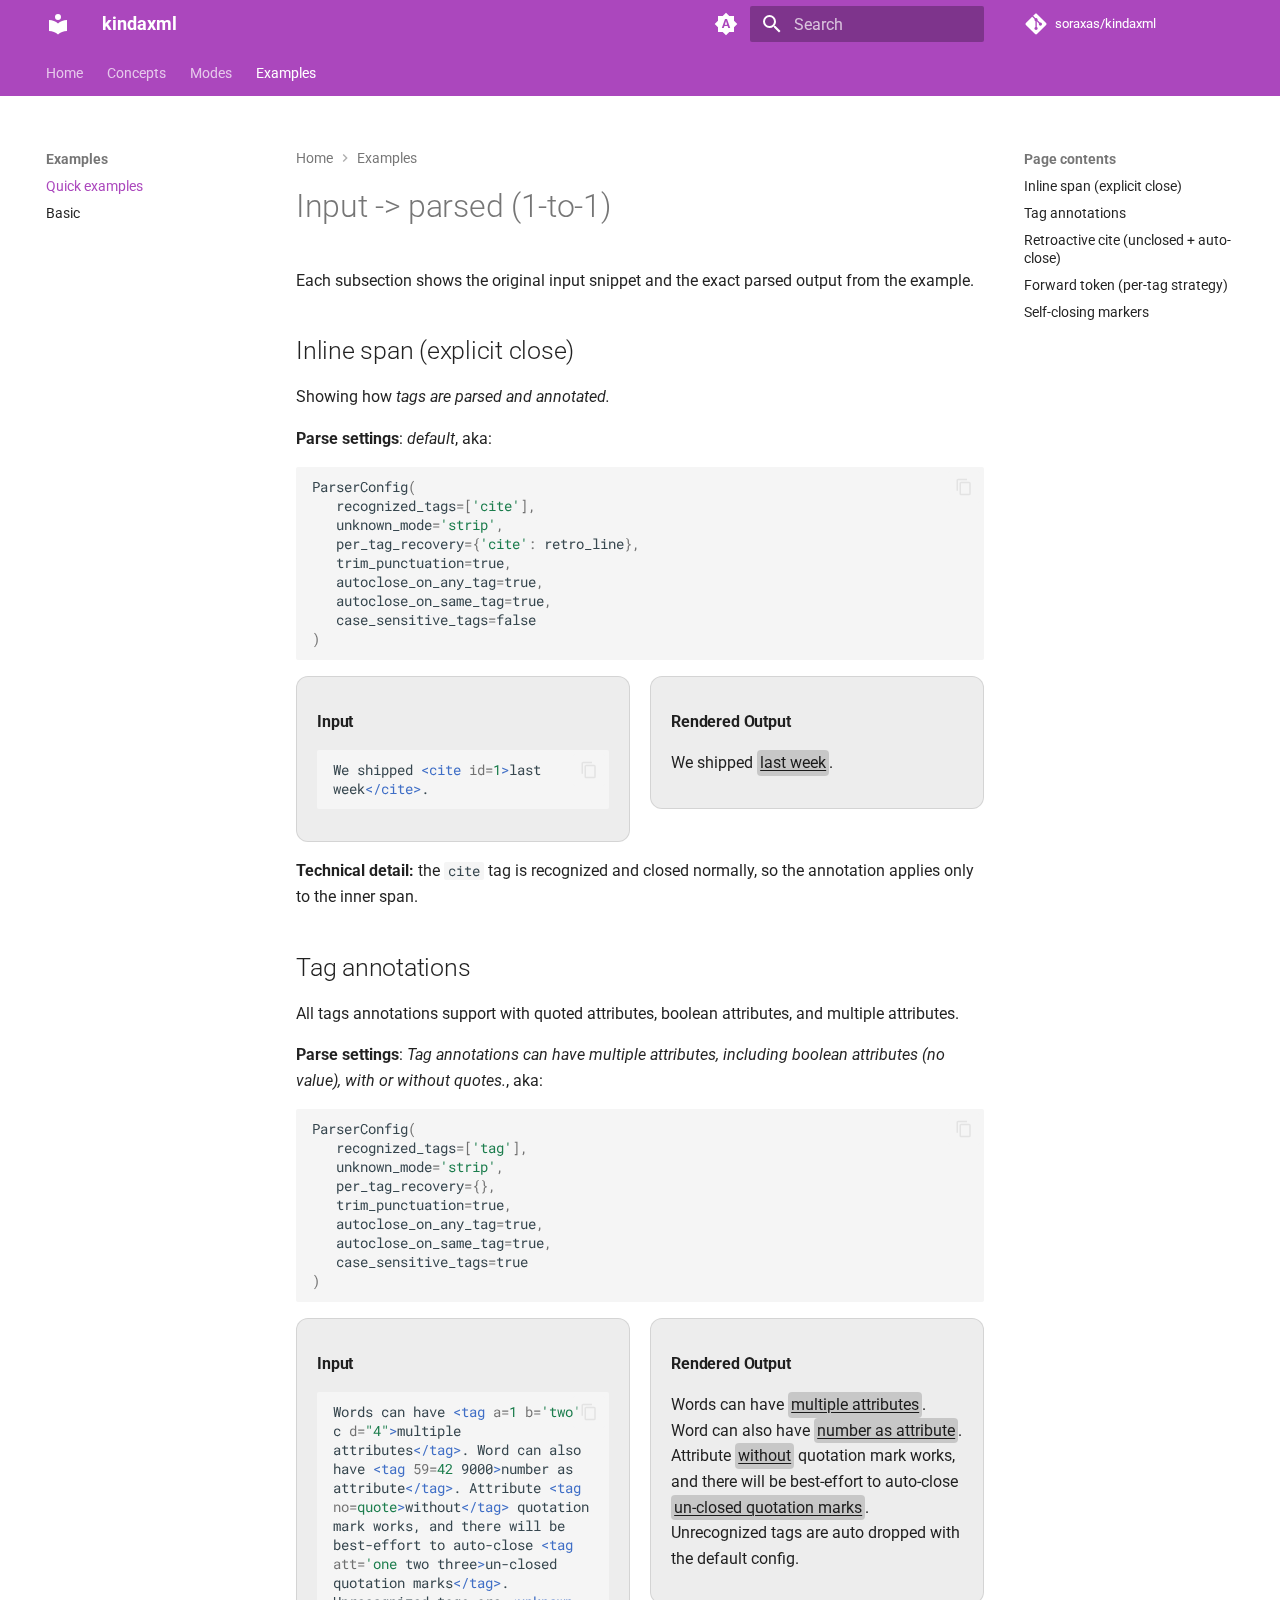
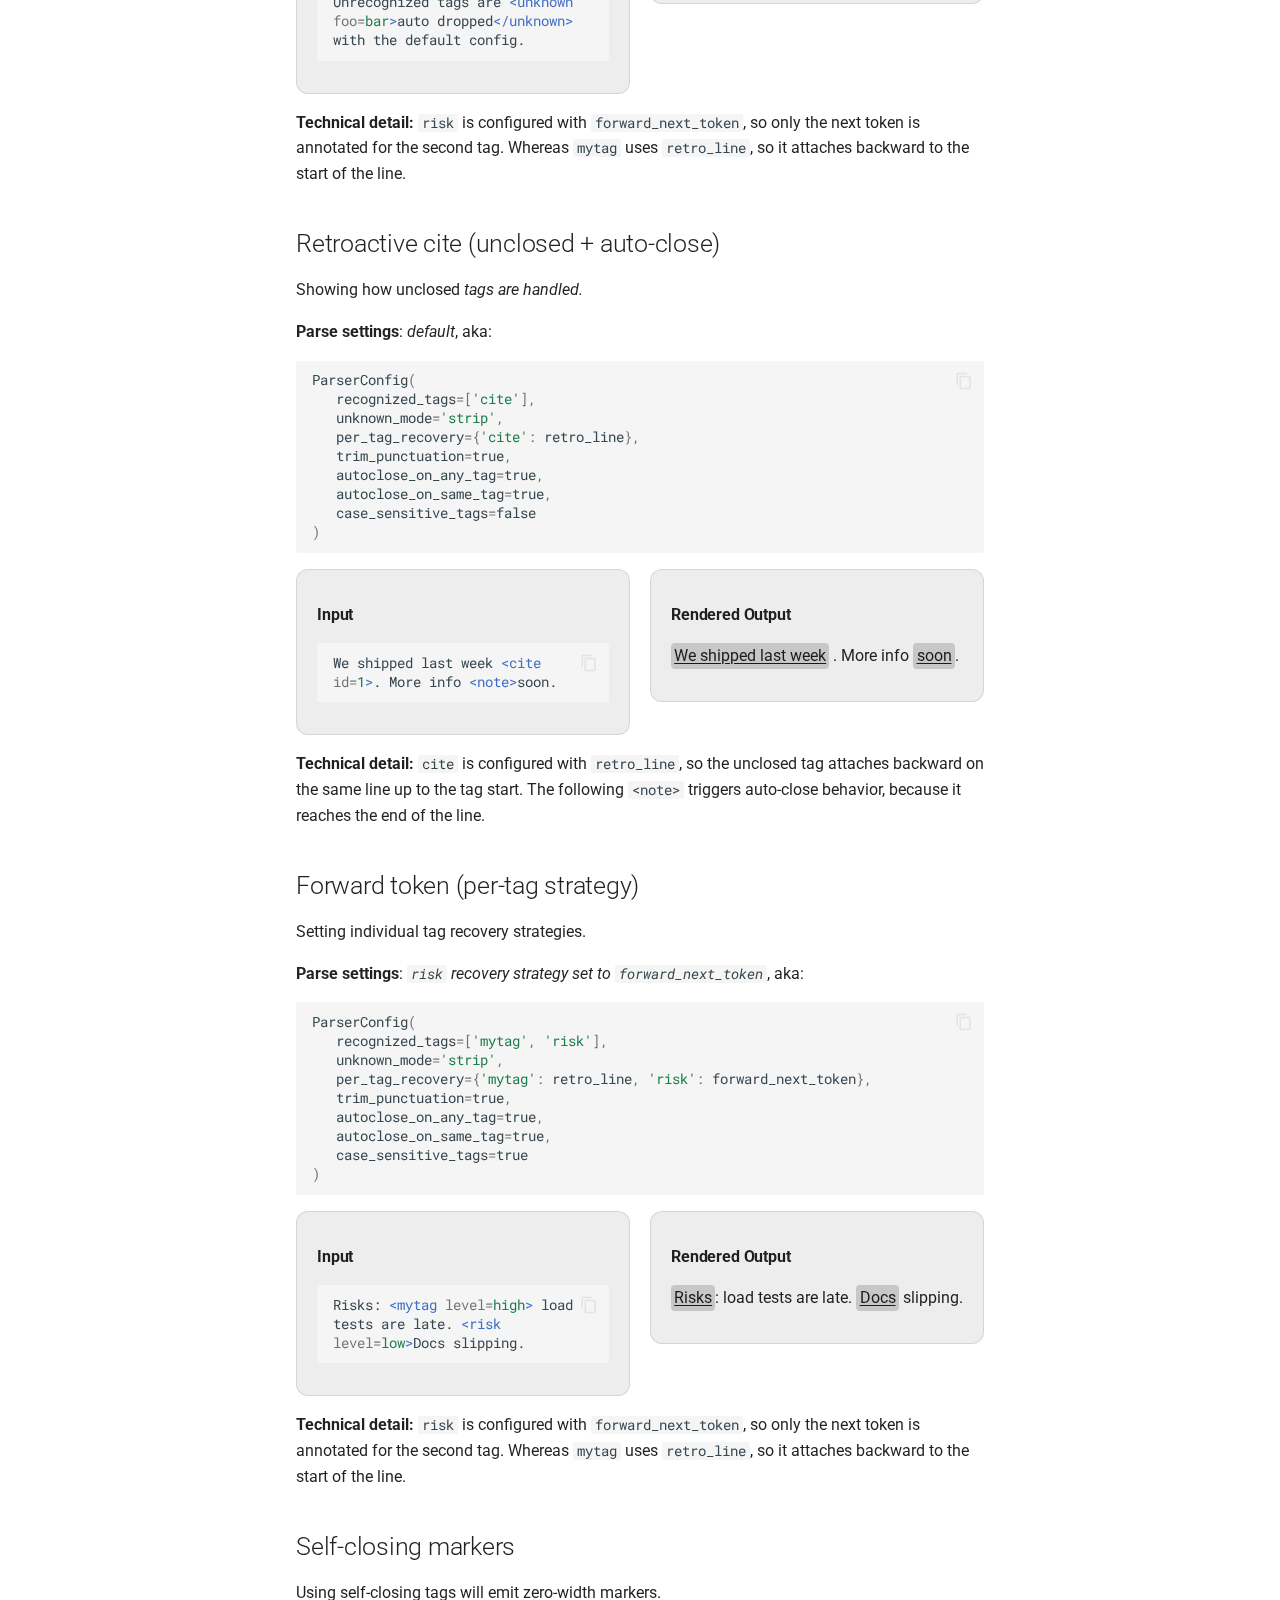
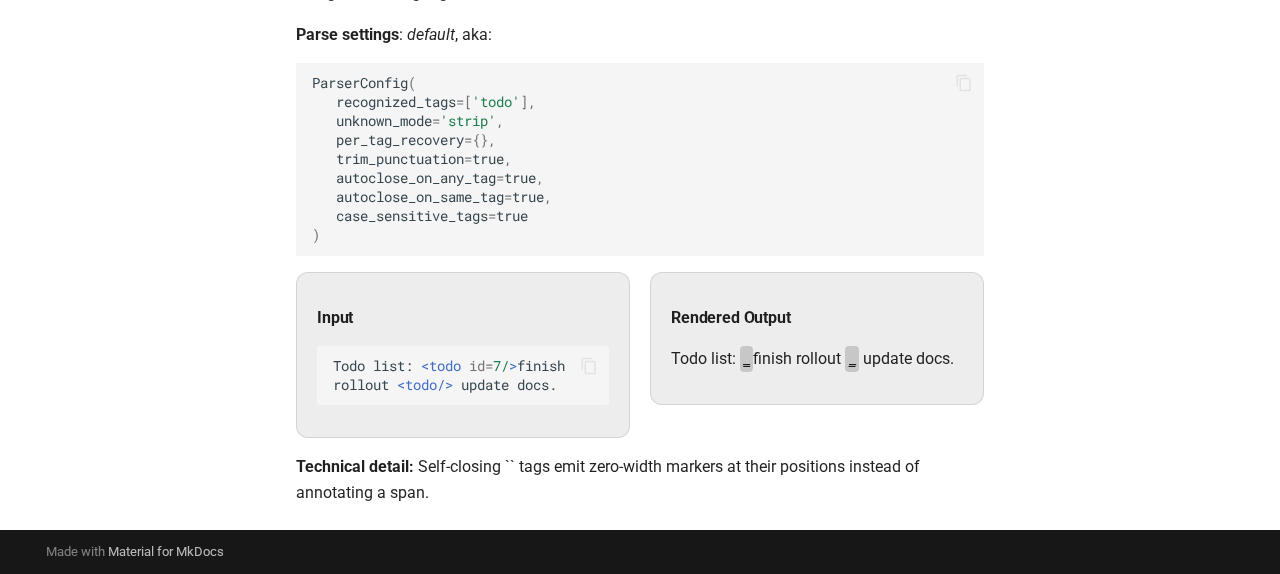
<file: examples/quick-examples/index.html>
<!doctype html>
<html lang="en" class="no-js">
  <head>
    
      <meta charset="utf-8">
      <meta name="viewport" content="width=device-width,initial-scale=1">
      
        <meta name="description" content="A close-enough xml for LLM">
      
      
      
      
        <link rel="prev" href="../../modes/">
      
      
        <link rel="next" href="../basic/">
      
      
        
      
      
      <link rel="icon" href="../../assets/images/favicon.png">
      <meta name="generator" content="mkdocs-1.6.1, mkdocs-material-9.7.1">
    
    
      
        <title>Quick examples - kindaxml</title>
      
    
    
      <link rel="stylesheet" href="../../assets/stylesheets/main.484c7ddc.min.css">
      
        
        <link rel="stylesheet" href="../../assets/stylesheets/palette.ab4e12ef.min.css">
      
      


    
    
      
    
    
      
        
        
        <link rel="preconnect" href="https://fonts.gstatic.com" crossorigin>
        <link rel="stylesheet" href="https://fonts.googleapis.com/css?family=Roboto:300,300i,400,400i,700,700i%7CRoboto+Mono:400,400i,700,700i&display=fallback">
        <style>:root{--md-text-font:"Roboto";--md-code-font:"Roboto Mono"}</style>
      
    
    
      <link rel="stylesheet" href="../../styles/annotation.css">
    
    <script>__md_scope=new URL("../..",location),__md_hash=e=>[...e].reduce(((e,_)=>(e<<5)-e+_.charCodeAt(0)),0),__md_get=(e,_=localStorage,t=__md_scope)=>JSON.parse(_.getItem(t.pathname+"."+e)),__md_set=(e,_,t=localStorage,a=__md_scope)=>{try{t.setItem(a.pathname+"."+e,JSON.stringify(_))}catch(e){}}</script>
    
      
  


    
    
  </head>
  
  
    
    
      
    
    
    
    
    <body dir="ltr" data-md-color-scheme="default" data-md-color-primary="purple" data-md-color-accent="orange">
  
    
    <input class="md-toggle" data-md-toggle="drawer" type="checkbox" id="__drawer" autocomplete="off">
    <input class="md-toggle" data-md-toggle="search" type="checkbox" id="__search" autocomplete="off">
    <label class="md-overlay" for="__drawer"></label>
    <div data-md-component="skip">
      
        
        <a href="#input-parsed-1-to-1" class="md-skip">
          Skip to content
        </a>
      
    </div>
    <div data-md-component="announce">
      
    </div>
    
    
      

<header class="md-header" data-md-component="header">
  <nav class="md-header__inner md-grid" aria-label="Header">
    <a href="../.." title="kindaxml" class="md-header__button md-logo" aria-label="kindaxml" data-md-component="logo">
      
  
  <svg xmlns="http://www.w3.org/2000/svg" viewBox="0 0 24 24"><path d="M12 8a3 3 0 0 0 3-3 3 3 0 0 0-3-3 3 3 0 0 0-3 3 3 3 0 0 0 3 3m0 3.54C9.64 9.35 6.5 8 3 8v11c3.5 0 6.64 1.35 9 3.54 2.36-2.19 5.5-3.54 9-3.54V8c-3.5 0-6.64 1.35-9 3.54"/></svg>

    </a>
    <label class="md-header__button md-icon" for="__drawer">
      
      <svg xmlns="http://www.w3.org/2000/svg" viewBox="0 0 24 24"><path d="M3 6h18v2H3zm0 5h18v2H3zm0 5h18v2H3z"/></svg>
    </label>
    <div class="md-header__title" data-md-component="header-title">
      <div class="md-header__ellipsis">
        <div class="md-header__topic">
          <span class="md-ellipsis">
            kindaxml
          </span>
        </div>
        <div class="md-header__topic" data-md-component="header-topic">
          <span class="md-ellipsis">
            
              Quick examples
            
          </span>
        </div>
      </div>
    </div>
    
      
        <form class="md-header__option" data-md-component="palette">
  
    
    
    
    <input class="md-option" data-md-color-media="(prefers-color-scheme)" data-md-color-scheme="default" data-md-color-primary="purple" data-md-color-accent="orange"  aria-label="Switch to light mode"  type="radio" name="__palette" id="__palette_0">
    
      <label class="md-header__button md-icon" title="Switch to light mode" for="__palette_1" hidden>
        <svg xmlns="http://www.w3.org/2000/svg" viewBox="0 0 24 24"><path d="m14.3 16-.7-2h-3.2l-.7 2H7.8L11 7h2l3.2 9zM20 8.69V4h-4.69L12 .69 8.69 4H4v4.69L.69 12 4 15.31V20h4.69L12 23.31 15.31 20H20v-4.69L23.31 12zm-9.15 3.96h2.3L12 9z"/></svg>
      </label>
    
  
    
    
    
    <input class="md-option" data-md-color-media="(prefers-color-scheme: light)" data-md-color-scheme="default" data-md-color-primary="purple" data-md-color-accent="orange"  aria-label="Switch to dark mode"  type="radio" name="__palette" id="__palette_1">
    
      <label class="md-header__button md-icon" title="Switch to dark mode" for="__palette_2" hidden>
        <svg xmlns="http://www.w3.org/2000/svg" viewBox="0 0 24 24"><path d="M12 8a4 4 0 0 0-4 4 4 4 0 0 0 4 4 4 4 0 0 0 4-4 4 4 0 0 0-4-4m0 10a6 6 0 0 1-6-6 6 6 0 0 1 6-6 6 6 0 0 1 6 6 6 6 0 0 1-6 6m8-9.31V4h-4.69L12 .69 8.69 4H4v4.69L.69 12 4 15.31V20h4.69L12 23.31 15.31 20H20v-4.69L23.31 12z"/></svg>
      </label>
    
  
    
    
    
    <input class="md-option" data-md-color-media="(prefers-color-scheme: dark)" data-md-color-scheme="slate" data-md-color-primary="deep-purple" data-md-color-accent="orange"  aria-label="Switch to system preference"  type="radio" name="__palette" id="__palette_2">
    
      <label class="md-header__button md-icon" title="Switch to system preference" for="__palette_0" hidden>
        <svg xmlns="http://www.w3.org/2000/svg" viewBox="0 0 24 24"><path d="M12 18c-.89 0-1.74-.2-2.5-.55C11.56 16.5 13 14.42 13 12s-1.44-4.5-3.5-5.45C10.26 6.2 11.11 6 12 6a6 6 0 0 1 6 6 6 6 0 0 1-6 6m8-9.31V4h-4.69L12 .69 8.69 4H4v4.69L.69 12 4 15.31V20h4.69L12 23.31 15.31 20H20v-4.69L23.31 12z"/></svg>
      </label>
    
  
</form>
      
    
    
      <script>var palette=__md_get("__palette");if(palette&&palette.color){if("(prefers-color-scheme)"===palette.color.media){var media=matchMedia("(prefers-color-scheme: light)"),input=document.querySelector(media.matches?"[data-md-color-media='(prefers-color-scheme: light)']":"[data-md-color-media='(prefers-color-scheme: dark)']");palette.color.media=input.getAttribute("data-md-color-media"),palette.color.scheme=input.getAttribute("data-md-color-scheme"),palette.color.primary=input.getAttribute("data-md-color-primary"),palette.color.accent=input.getAttribute("data-md-color-accent")}for(var[key,value]of Object.entries(palette.color))document.body.setAttribute("data-md-color-"+key,value)}</script>
    
    
    
      
      
        <label class="md-header__button md-icon" for="__search">
          
          <svg xmlns="http://www.w3.org/2000/svg" viewBox="0 0 24 24"><path d="M9.5 3A6.5 6.5 0 0 1 16 9.5c0 1.61-.59 3.09-1.56 4.23l.27.27h.79l5 5-1.5 1.5-5-5v-.79l-.27-.27A6.52 6.52 0 0 1 9.5 16 6.5 6.5 0 0 1 3 9.5 6.5 6.5 0 0 1 9.5 3m0 2C7 5 5 7 5 9.5S7 14 9.5 14 14 12 14 9.5 12 5 9.5 5"/></svg>
        </label>
        <div class="md-search" data-md-component="search" role="dialog">
  <label class="md-search__overlay" for="__search"></label>
  <div class="md-search__inner" role="search">
    <form class="md-search__form" name="search">
      <input type="text" class="md-search__input" name="query" aria-label="Search" placeholder="Search" autocapitalize="off" autocorrect="off" autocomplete="off" spellcheck="false" data-md-component="search-query" required>
      <label class="md-search__icon md-icon" for="__search">
        
        <svg xmlns="http://www.w3.org/2000/svg" viewBox="0 0 24 24"><path d="M9.5 3A6.5 6.5 0 0 1 16 9.5c0 1.61-.59 3.09-1.56 4.23l.27.27h.79l5 5-1.5 1.5-5-5v-.79l-.27-.27A6.52 6.52 0 0 1 9.5 16 6.5 6.5 0 0 1 3 9.5 6.5 6.5 0 0 1 9.5 3m0 2C7 5 5 7 5 9.5S7 14 9.5 14 14 12 14 9.5 12 5 9.5 5"/></svg>
        
        <svg xmlns="http://www.w3.org/2000/svg" viewBox="0 0 24 24"><path d="M20 11v2H8l5.5 5.5-1.42 1.42L4.16 12l7.92-7.92L13.5 5.5 8 11z"/></svg>
      </label>
      <nav class="md-search__options" aria-label="Search">
        
        <button type="reset" class="md-search__icon md-icon" title="Clear" aria-label="Clear" tabindex="-1">
          
          <svg xmlns="http://www.w3.org/2000/svg" viewBox="0 0 24 24"><path d="M19 6.41 17.59 5 12 10.59 6.41 5 5 6.41 10.59 12 5 17.59 6.41 19 12 13.41 17.59 19 19 17.59 13.41 12z"/></svg>
        </button>
      </nav>
      
        <div class="md-search__suggest" data-md-component="search-suggest"></div>
      
    </form>
    <div class="md-search__output">
      <div class="md-search__scrollwrap" tabindex="0" data-md-scrollfix>
        <div class="md-search-result" data-md-component="search-result">
          <div class="md-search-result__meta">
            Initializing search
          </div>
          <ol class="md-search-result__list" role="presentation"></ol>
        </div>
      </div>
    </div>
  </div>
</div>
      
    
    
      <div class="md-header__source">
        <a href="https://github.com/soraxas/kindaxml" title="Go to repository" class="md-source" data-md-component="source">
  <div class="md-source__icon md-icon">
    
    <svg xmlns="http://www.w3.org/2000/svg" viewBox="0 0 448 512"><!--! Font Awesome Free 7.1.0 by @fontawesome - https://fontawesome.com License - https://fontawesome.com/license/free (Icons: CC BY 4.0, Fonts: SIL OFL 1.1, Code: MIT License) Copyright 2025 Fonticons, Inc.--><path d="M439.6 236.1 244 40.5c-5.4-5.5-12.8-8.5-20.4-8.5s-15 3-20.4 8.4L162.5 81l51.5 51.5c27.1-9.1 52.7 16.8 43.4 43.7l49.7 49.7c34.2-11.8 61.2 31 35.5 56.7-26.5 26.5-70.2-2.9-56-37.3L240.3 199v121.9c25.3 12.5 22.3 41.8 9.1 55-6.4 6.4-15.2 10.1-24.3 10.1s-17.8-3.6-24.3-10.1c-17.6-17.6-11.1-46.9 11.2-56v-123c-20.8-8.5-24.6-30.7-18.6-45L142.6 101 8.5 235.1C3 240.6 0 247.9 0 255.5s3 15 8.5 20.4l195.6 195.7c5.4 5.4 12.7 8.4 20.4 8.4s15-3 20.4-8.4l194.7-194.7c5.4-5.4 8.4-12.8 8.4-20.4s-3-15-8.4-20.4"/></svg>
  </div>
  <div class="md-source__repository">
    soraxas/kindaxml
  </div>
</a>
      </div>
    
  </nav>
  
</header>
    
    <div class="md-container" data-md-component="container">
      
      
        
          
            
<nav class="md-tabs" aria-label="Tabs" data-md-component="tabs">
  <div class="md-grid">
    <ul class="md-tabs__list">
      
        
  
  
  
  
    <li class="md-tabs__item">
      <a href="../.." class="md-tabs__link">
        
  
  
    
  
  Home

      </a>
    </li>
  

      
        
  
  
  
  
    <li class="md-tabs__item">
      <a href="../../concepts/" class="md-tabs__link">
        
  
  
    
  
  Concepts

      </a>
    </li>
  

      
        
  
  
  
  
    <li class="md-tabs__item">
      <a href="../../modes/" class="md-tabs__link">
        
  
  
    
  
  Modes

      </a>
    </li>
  

      
        
  
  
  
    
  
  
    
    
      <li class="md-tabs__item md-tabs__item--active">
        <a href="./" class="md-tabs__link">
          
  
  
  Examples

        </a>
      </li>
    
  

      
    </ul>
  </div>
</nav>
          
        
      
      <main class="md-main" data-md-component="main">
        <div class="md-main__inner md-grid">
          
            
              
              <div class="md-sidebar md-sidebar--primary" data-md-component="sidebar" data-md-type="navigation" >
                <div class="md-sidebar__scrollwrap">
                  <div class="md-sidebar__inner">
                    


  


<nav class="md-nav md-nav--primary md-nav--lifted" aria-label="Navigation" data-md-level="0">
  <label class="md-nav__title" for="__drawer">
    <a href="../.." title="kindaxml" class="md-nav__button md-logo" aria-label="kindaxml" data-md-component="logo">
      
  
  <svg xmlns="http://www.w3.org/2000/svg" viewBox="0 0 24 24"><path d="M12 8a3 3 0 0 0 3-3 3 3 0 0 0-3-3 3 3 0 0 0-3 3 3 3 0 0 0 3 3m0 3.54C9.64 9.35 6.5 8 3 8v11c3.5 0 6.64 1.35 9 3.54 2.36-2.19 5.5-3.54 9-3.54V8c-3.5 0-6.64 1.35-9 3.54"/></svg>

    </a>
    kindaxml
  </label>
  
    <div class="md-nav__source">
      <a href="https://github.com/soraxas/kindaxml" title="Go to repository" class="md-source" data-md-component="source">
  <div class="md-source__icon md-icon">
    
    <svg xmlns="http://www.w3.org/2000/svg" viewBox="0 0 448 512"><!--! Font Awesome Free 7.1.0 by @fontawesome - https://fontawesome.com License - https://fontawesome.com/license/free (Icons: CC BY 4.0, Fonts: SIL OFL 1.1, Code: MIT License) Copyright 2025 Fonticons, Inc.--><path d="M439.6 236.1 244 40.5c-5.4-5.5-12.8-8.5-20.4-8.5s-15 3-20.4 8.4L162.5 81l51.5 51.5c27.1-9.1 52.7 16.8 43.4 43.7l49.7 49.7c34.2-11.8 61.2 31 35.5 56.7-26.5 26.5-70.2-2.9-56-37.3L240.3 199v121.9c25.3 12.5 22.3 41.8 9.1 55-6.4 6.4-15.2 10.1-24.3 10.1s-17.8-3.6-24.3-10.1c-17.6-17.6-11.1-46.9 11.2-56v-123c-20.8-8.5-24.6-30.7-18.6-45L142.6 101 8.5 235.1C3 240.6 0 247.9 0 255.5s3 15 8.5 20.4l195.6 195.7c5.4 5.4 12.7 8.4 20.4 8.4s15-3 20.4-8.4l194.7-194.7c5.4-5.4 8.4-12.8 8.4-20.4s-3-15-8.4-20.4"/></svg>
  </div>
  <div class="md-source__repository">
    soraxas/kindaxml
  </div>
</a>
    </div>
  
  <ul class="md-nav__list" data-md-scrollfix>
    
      
      
  
  
  
  
    <li class="md-nav__item">
      <a href="../.." class="md-nav__link">
        
  
  
  <span class="md-ellipsis">
    
  
    Home
  

    
  </span>
  
  

      </a>
    </li>
  

    
      
      
  
  
  
  
    <li class="md-nav__item">
      <a href="../../concepts/" class="md-nav__link">
        
  
  
  <span class="md-ellipsis">
    
  
    Concepts
  

    
  </span>
  
  

      </a>
    </li>
  

    
      
      
  
  
  
  
    <li class="md-nav__item">
      <a href="../../modes/" class="md-nav__link">
        
  
  
  <span class="md-ellipsis">
    
  
    Modes
  

    
  </span>
  
  

      </a>
    </li>
  

    
      
      
  
  
    
  
  
  
    
    
    
    
      
        
        
      
      
        
      
    
    
    <li class="md-nav__item md-nav__item--active md-nav__item--section md-nav__item--nested">
      
        
        
        <input class="md-nav__toggle md-toggle " type="checkbox" id="__nav_4" checked>
        
          
          <label class="md-nav__link" for="__nav_4" id="__nav_4_label" tabindex="">
            
  
  
  <span class="md-ellipsis">
    
  
    Examples
  

    
  </span>
  
  

            <span class="md-nav__icon md-icon"></span>
          </label>
        
        <nav class="md-nav" data-md-level="1" aria-labelledby="__nav_4_label" aria-expanded="true">
          <label class="md-nav__title" for="__nav_4">
            <span class="md-nav__icon md-icon"></span>
            
  
    Examples
  

          </label>
          <ul class="md-nav__list" data-md-scrollfix>
            
              
                
  
  
    
  
  
  
    <li class="md-nav__item md-nav__item--active">
      
      <input class="md-nav__toggle md-toggle" type="checkbox" id="__toc">
      
      
        
      
      
        <label class="md-nav__link md-nav__link--active" for="__toc">
          
  
  
  <span class="md-ellipsis">
    
  
    Quick examples
  

    
  </span>
  
  

          <span class="md-nav__icon md-icon"></span>
        </label>
      
      <a href="./" class="md-nav__link md-nav__link--active">
        
  
  
  <span class="md-ellipsis">
    
  
    Quick examples
  

    
  </span>
  
  

      </a>
      
        

  

<nav class="md-nav md-nav--secondary" aria-label="Page contents">
  
  
  
    
  
  
    <label class="md-nav__title" for="__toc">
      <span class="md-nav__icon md-icon"></span>
      Page contents
    </label>
    <ul class="md-nav__list" data-md-component="toc" data-md-scrollfix>
      
        <li class="md-nav__item">
  <a href="#inline-span-explicit-close" class="md-nav__link">
    <span class="md-ellipsis">
      
        Inline span (explicit close)
      
    </span>
  </a>
  
</li>
      
        <li class="md-nav__item">
  <a href="#tag-annotations" class="md-nav__link">
    <span class="md-ellipsis">
      
        Tag annotations
      
    </span>
  </a>
  
</li>
      
        <li class="md-nav__item">
  <a href="#retroactive-cite-unclosed-auto-close" class="md-nav__link">
    <span class="md-ellipsis">
      
        Retroactive cite (unclosed + auto-close)
      
    </span>
  </a>
  
</li>
      
        <li class="md-nav__item">
  <a href="#forward-token-per-tag-strategy" class="md-nav__link">
    <span class="md-ellipsis">
      
        Forward token (per-tag strategy)
      
    </span>
  </a>
  
</li>
      
        <li class="md-nav__item">
  <a href="#self-closing-markers" class="md-nav__link">
    <span class="md-ellipsis">
      
        Self-closing markers
      
    </span>
  </a>
  
</li>
      
    </ul>
  
</nav>
      
    </li>
  

              
            
              
                
  
  
  
  
    <li class="md-nav__item">
      <a href="../basic/" class="md-nav__link">
        
  
  
  <span class="md-ellipsis">
    
  
    Basic
  

    
  </span>
  
  

      </a>
    </li>
  

              
            
          </ul>
        </nav>
      
    </li>
  

    
  </ul>
</nav>
                  </div>
                </div>
              </div>
            
            
              
              <div class="md-sidebar md-sidebar--secondary" data-md-component="sidebar" data-md-type="toc" >
                <div class="md-sidebar__scrollwrap">
                  <div class="md-sidebar__inner">
                    

  

<nav class="md-nav md-nav--secondary" aria-label="Page contents">
  
  
  
    
  
  
    <label class="md-nav__title" for="__toc">
      <span class="md-nav__icon md-icon"></span>
      Page contents
    </label>
    <ul class="md-nav__list" data-md-component="toc" data-md-scrollfix>
      
        <li class="md-nav__item">
  <a href="#inline-span-explicit-close" class="md-nav__link">
    <span class="md-ellipsis">
      
        Inline span (explicit close)
      
    </span>
  </a>
  
</li>
      
        <li class="md-nav__item">
  <a href="#tag-annotations" class="md-nav__link">
    <span class="md-ellipsis">
      
        Tag annotations
      
    </span>
  </a>
  
</li>
      
        <li class="md-nav__item">
  <a href="#retroactive-cite-unclosed-auto-close" class="md-nav__link">
    <span class="md-ellipsis">
      
        Retroactive cite (unclosed + auto-close)
      
    </span>
  </a>
  
</li>
      
        <li class="md-nav__item">
  <a href="#forward-token-per-tag-strategy" class="md-nav__link">
    <span class="md-ellipsis">
      
        Forward token (per-tag strategy)
      
    </span>
  </a>
  
</li>
      
        <li class="md-nav__item">
  <a href="#self-closing-markers" class="md-nav__link">
    <span class="md-ellipsis">
      
        Self-closing markers
      
    </span>
  </a>
  
</li>
      
    </ul>
  
</nav>
                  </div>
                </div>
              </div>
            
          
          
            <div class="md-content" data-md-component="content">
              
                



  


  <nav class="md-path" aria-label="Navigation" >
    <ol class="md-path__list">
      
        
  
  
    <li class="md-path__item">
      <a href="../.." class="md-path__link">
        
  <span class="md-ellipsis">
    Home
  </span>

      </a>
    </li>
  

      
      
        
  
  
    
    
      <li class="md-path__item">
        <a href="./" class="md-path__link">
          
  <span class="md-ellipsis">
    Examples
  </span>

        </a>
      </li>
    
  

      
    </ol>
  </nav>

              
              <article class="md-content__inner md-typeset">
                
                  


  
  


<h1 id="input-parsed-1-to-1">Input -&gt; parsed (1-to-1)<a class="headerlink" href="#input-parsed-1-to-1" title="Permanent link">&para;</a></h1>
<p>Each subsection shows the original input snippet and the exact parsed output from the example.</p>
<h2 id="inline-span-explicit-close">Inline span (explicit close)<a class="headerlink" href="#inline-span-explicit-close" title="Permanent link">&para;</a></h2>
<p>Showing how <cite> tags are parsed and annotated.</p>
<p><strong>Parse settings</strong>: <em>default</em>, aka: 
<div class="language-python highlight"><pre><span></span><code><span class="n">ParserConfig</span><span class="p">(</span>
   <span class="n">recognized_tags</span><span class="o">=</span><span class="p">[</span><span class="s1">&#39;cite&#39;</span><span class="p">],</span>
   <span class="n">unknown_mode</span><span class="o">=</span><span class="s1">&#39;strip&#39;</span><span class="p">,</span>
   <span class="n">per_tag_recovery</span><span class="o">=</span><span class="p">{</span><span class="s1">&#39;cite&#39;</span><span class="p">:</span> <span class="n">retro_line</span><span class="p">},</span>
   <span class="n">trim_punctuation</span><span class="o">=</span><span class="n">true</span><span class="p">,</span>
   <span class="n">autoclose_on_any_tag</span><span class="o">=</span><span class="n">true</span><span class="p">,</span>
   <span class="n">autoclose_on_same_tag</span><span class="o">=</span><span class="n">true</span><span class="p">,</span>
   <span class="n">case_sensitive_tags</span><span class="o">=</span><span class="n">false</span>
<span class="p">)</span>
</code></pre></div></p>
<div class="two-col"><div class="panel"><h4>Input</h4><p><p>
<div class="language-xml highlight"><pre><span></span><code>We<span class="w"> </span>shipped<span class="w"> </span><span class="nt">&lt;cite</span><span class="w"> </span><span class="na">id=</span><span class="s">1</span><span class="nt">&gt;</span>last<span class="w"> </span>week<span class="nt">&lt;/cite&gt;</span>.
</code></pre></div>
</p></p></div><div class="panel"><h4>Rendered Output</h4><p><p><span >We shipped </span><span class="hl-pop" data-pop="cite [id='1']">last week</span><span >.</span></p></p></div></div>
<p></p>
<p><strong>Technical detail:</strong> the <code>cite</code> tag is recognized and closed normally, so the annotation applies only to the inner span.</p>
<h2 id="tag-annotations">Tag annotations<a class="headerlink" href="#tag-annotations" title="Permanent link">&para;</a></h2>
<p>All tags annotations support with quoted attributes, boolean attributes, and multiple attributes.</p>
<p><strong>Parse settings</strong>: <em>Tag annotations can have multiple attributes, including boolean attributes (no value), with or without quotes.</em>, aka: 
<div class="language-python highlight"><pre><span></span><code><span class="n">ParserConfig</span><span class="p">(</span>
   <span class="n">recognized_tags</span><span class="o">=</span><span class="p">[</span><span class="s1">&#39;tag&#39;</span><span class="p">],</span>
   <span class="n">unknown_mode</span><span class="o">=</span><span class="s1">&#39;strip&#39;</span><span class="p">,</span>
   <span class="n">per_tag_recovery</span><span class="o">=</span><span class="p">{},</span>
   <span class="n">trim_punctuation</span><span class="o">=</span><span class="n">true</span><span class="p">,</span>
   <span class="n">autoclose_on_any_tag</span><span class="o">=</span><span class="n">true</span><span class="p">,</span>
   <span class="n">autoclose_on_same_tag</span><span class="o">=</span><span class="n">true</span><span class="p">,</span>
   <span class="n">case_sensitive_tags</span><span class="o">=</span><span class="n">true</span>
<span class="p">)</span>
</code></pre></div></p>
<div class="two-col"><div class="panel"><h4>Input</h4><p><p>
<div class="language-xml highlight"><pre><span></span><code>Words<span class="w"> </span>can<span class="w"> </span>have<span class="w"> </span><span class="nt">&lt;tag</span><span class="w"> </span><span class="na">a=</span><span class="s">1</span><span class="w"> </span><span class="na">b=</span><span class="s">&#39;two&#39;</span><span class="w"> </span><span class="err">c</span><span class="w"> </span><span class="na">d=</span><span class="s">&quot;4&quot;</span><span class="nt">&gt;</span>multiple<span class="w"> </span>attributes<span class="nt">&lt;/tag&gt;</span>.<span class="w"> </span>Word<span class="w"> </span>can<span class="w"> </span>also<span class="w"> </span>have<span class="w"> </span><span class="nt">&lt;tag</span><span class="w"> </span><span class="na">59=</span><span class="s">42</span><span class="w"> </span><span class="err">9000</span><span class="nt">&gt;</span>number<span class="w"> </span>as<span class="w"> </span>attribute<span class="nt">&lt;/tag&gt;</span>.<span class="w"> </span>Attribute<span class="w"> </span><span class="nt">&lt;tag</span><span class="w"> </span><span class="na">no=</span><span class="s">quote</span><span class="nt">&gt;</span>without<span class="nt">&lt;/tag&gt;</span><span class="w"> </span>quotation<span class="w"> </span>mark<span class="w"> </span>works,<span class="w"> </span>and<span class="w"> </span>there<span class="w"> </span>will<span class="w"> </span>be<span class="w"> </span>best-effort<span class="w"> </span>to<span class="w"> </span>auto-close<span class="w"> </span><span class="nt">&lt;tag</span><span class="w"> </span><span class="na">att=</span><span class="s">&#39;one</span><span class="w"> </span><span class="err">two</span><span class="w"> </span><span class="err">three</span><span class="nt">&gt;</span>un-closed<span class="w"> </span>quotation<span class="w"> </span>marks<span class="nt">&lt;/tag&gt;</span>.<span class="w"> </span>Unrecognized<span class="w"> </span>tags<span class="w"> </span>are<span class="w"> </span><span class="nt">&lt;unknown</span><span class="w"> </span><span class="na">foo=</span><span class="s">bar</span><span class="nt">&gt;</span>auto<span class="w"> </span>dropped<span class="nt">&lt;/unknown&gt;</span><span class="w"> </span>with<span class="w"> </span>the<span class="w"> </span>default<span class="w"> </span>config.
</code></pre></div>
</p></p></div><div class="panel"><h4>Rendered Output</h4><p><p><span >Words can have </span><span class="hl-pop" data-pop="tag [b='two', a='1', d='4', c=True]">multiple attributes</span><span >. Word can also have </span><span class="hl-pop" data-pop="tag [9000=True, 59='42']">number as attribute</span><span >. Attribute </span><span class="hl-pop" data-pop="tag [no='quote']">without</span><span > quotation mark works, and there will be best-effort to auto-close </span><span class="hl-pop" data-pop="tag [att='one two three']">un-closed quotation marks</span><span >. Unrecognized tags are auto dropped with the default config.</span></p></p></div></div>
<p></p>
<p><strong>Technical detail:</strong> <code>risk</code> is configured with <code>forward_next_token</code>, so only the next token is annotated for the second tag. Whereas <code>mytag</code> uses <code>retro_line</code>, so it attaches backward to the start of the line.</p>
<h2 id="retroactive-cite-unclosed-auto-close">Retroactive cite (unclosed + auto-close)<a class="headerlink" href="#retroactive-cite-unclosed-auto-close" title="Permanent link">&para;</a></h2>
<p>Showing how unclosed <cite> tags are handled.</p>
<p><strong>Parse settings</strong>: <em>default</em>, aka: 
<div class="language-python highlight"><pre><span></span><code><span class="n">ParserConfig</span><span class="p">(</span>
   <span class="n">recognized_tags</span><span class="o">=</span><span class="p">[</span><span class="s1">&#39;cite&#39;</span><span class="p">],</span>
   <span class="n">unknown_mode</span><span class="o">=</span><span class="s1">&#39;strip&#39;</span><span class="p">,</span>
   <span class="n">per_tag_recovery</span><span class="o">=</span><span class="p">{</span><span class="s1">&#39;cite&#39;</span><span class="p">:</span> <span class="n">retro_line</span><span class="p">},</span>
   <span class="n">trim_punctuation</span><span class="o">=</span><span class="n">true</span><span class="p">,</span>
   <span class="n">autoclose_on_any_tag</span><span class="o">=</span><span class="n">true</span><span class="p">,</span>
   <span class="n">autoclose_on_same_tag</span><span class="o">=</span><span class="n">true</span><span class="p">,</span>
   <span class="n">case_sensitive_tags</span><span class="o">=</span><span class="n">false</span>
<span class="p">)</span>
</code></pre></div></p>
<div class="two-col"><div class="panel"><h4>Input</h4><p><p>
<div class="language-xml highlight"><pre><span></span><code>We<span class="w"> </span>shipped<span class="w"> </span>last<span class="w"> </span>week<span class="w"> </span><span class="nt">&lt;cite</span><span class="w"> </span><span class="na">id=</span><span class="s">1</span><span class="nt">&gt;</span>.<span class="w"> </span>More<span class="w"> </span>info<span class="w"> </span><span class="nt">&lt;note&gt;</span>soon.
</code></pre></div>
</p></p></div><div class="panel"><h4>Rendered Output</h4><p><p><span class="hl-pop" data-pop="cite [id='1']">We shipped last week</span><span > . More info </span><span class="hl-pop" data-pop="note []">soon</span><span >.</span></p></p></div></div>
<p></p>
<p><strong>Technical detail:</strong> <code>cite</code> is configured with <code>retro_line</code>, so the unclosed tag attaches backward on the same line up to the tag start. The following <code>&lt;note&gt;</code> triggers auto-close behavior, because it reaches the end of the line.</p>
<h2 id="forward-token-per-tag-strategy">Forward token (per-tag strategy)<a class="headerlink" href="#forward-token-per-tag-strategy" title="Permanent link">&para;</a></h2>
<p>Setting individual tag recovery strategies.</p>
<p><strong>Parse settings</strong>: <em><code>risk</code> recovery strategy set to <code>forward_next_token</code></em>, aka: 
<div class="language-python highlight"><pre><span></span><code><span class="n">ParserConfig</span><span class="p">(</span>
   <span class="n">recognized_tags</span><span class="o">=</span><span class="p">[</span><span class="s1">&#39;mytag&#39;</span><span class="p">,</span> <span class="s1">&#39;risk&#39;</span><span class="p">],</span>
   <span class="n">unknown_mode</span><span class="o">=</span><span class="s1">&#39;strip&#39;</span><span class="p">,</span>
   <span class="n">per_tag_recovery</span><span class="o">=</span><span class="p">{</span><span class="s1">&#39;mytag&#39;</span><span class="p">:</span> <span class="n">retro_line</span><span class="p">,</span> <span class="s1">&#39;risk&#39;</span><span class="p">:</span> <span class="n">forward_next_token</span><span class="p">},</span>
   <span class="n">trim_punctuation</span><span class="o">=</span><span class="n">true</span><span class="p">,</span>
   <span class="n">autoclose_on_any_tag</span><span class="o">=</span><span class="n">true</span><span class="p">,</span>
   <span class="n">autoclose_on_same_tag</span><span class="o">=</span><span class="n">true</span><span class="p">,</span>
   <span class="n">case_sensitive_tags</span><span class="o">=</span><span class="n">true</span>
<span class="p">)</span>
</code></pre></div></p>
<div class="two-col"><div class="panel"><h4>Input</h4><p><p>
<div class="language-xml highlight"><pre><span></span><code>Risks:<span class="w"> </span><span class="nt">&lt;mytag</span><span class="w"> </span><span class="na">level=</span><span class="s">high</span><span class="nt">&gt;</span><span class="w"> </span>load<span class="w"> </span>tests<span class="w"> </span>are<span class="w"> </span>late.<span class="w"> </span><span class="nt">&lt;risk</span><span class="w"> </span><span class="na">level=</span><span class="s">low</span><span class="nt">&gt;</span>Docs<span class="w"> </span>slipping.
</code></pre></div>
</p></p></div><div class="panel"><h4>Rendered Output</h4><p><p><span class="hl-pop" data-pop="mytag [level='high']">Risks</span><span >:  load tests are late. </span><span class="hl-pop" data-pop="risk [level='low']">Docs</span><span > slipping.</span></p></p></div></div>
<p></p>
<p><strong>Technical detail:</strong> <code>risk</code> is configured with <code>forward_next_token</code>, so only the next token is annotated for the second tag. Whereas <code>mytag</code> uses <code>retro_line</code>, so it attaches backward to the start of the line.</p>
<h2 id="self-closing-markers">Self-closing markers<a class="headerlink" href="#self-closing-markers" title="Permanent link">&para;</a></h2>
<p>Using self-closing tags will emit zero-width markers.</p>
<p><strong>Parse settings</strong>: <em>default</em>, aka: 
<div class="language-python highlight"><pre><span></span><code><span class="n">ParserConfig</span><span class="p">(</span>
   <span class="n">recognized_tags</span><span class="o">=</span><span class="p">[</span><span class="s1">&#39;todo&#39;</span><span class="p">],</span>
   <span class="n">unknown_mode</span><span class="o">=</span><span class="s1">&#39;strip&#39;</span><span class="p">,</span>
   <span class="n">per_tag_recovery</span><span class="o">=</span><span class="p">{},</span>
   <span class="n">trim_punctuation</span><span class="o">=</span><span class="n">true</span><span class="p">,</span>
   <span class="n">autoclose_on_any_tag</span><span class="o">=</span><span class="n">true</span><span class="p">,</span>
   <span class="n">autoclose_on_same_tag</span><span class="o">=</span><span class="n">true</span><span class="p">,</span>
   <span class="n">case_sensitive_tags</span><span class="o">=</span><span class="n">true</span>
<span class="p">)</span>
</code></pre></div></p>
<div class="two-col"><div class="panel"><h4>Input</h4><p><p>
<div class="language-xml highlight"><pre><span></span><code>Todo<span class="w"> </span>list:<span class="w"> </span><span class="nt">&lt;todo</span><span class="w"> </span><span class="na">id=</span><span class="s">7/</span><span class="nt">&gt;</span>finish<span class="w"> </span>rollout<span class="w"> </span><span class="nt">&lt;todo/&gt;</span><span class="w"> </span>update<span class="w"> </span>docs.
</code></pre></div>
</p></p></div><div class="panel"><h4>Rendered Output</h4><p><p><span >Todo list: <span class="hl-pop" data-pop="todo [id='7'] (empty marker)">_</span>finish rollout <span class="hl-pop" data-pop="todo [] (empty marker)">_</span> update docs.</span></p></p></div></div>
<p></p>
<p><strong>Technical detail:</strong> Self-closing `` tags emit zero-width markers at their positions instead of annotating a span.</p>
<p><todo/></p>









  



  <form class="md-feedback" name="feedback" hidden>
    <fieldset>
      <legend class="md-feedback__title">
        Was this page helpful?
      </legend>
      <div class="md-feedback__inner">
        <div class="md-feedback__list">
          
            <button class="md-feedback__icon md-icon" type="submit" title="This page was helpful" data-md-value="1">
              <svg xmlns="http://www.w3.org/2000/svg" viewBox="0 0 24 24"><path d="M5 9v12H1V9zm4 12a2 2 0 0 1-2-2V9c0-.55.22-1.05.59-1.41L14.17 1l1.06 1.06c.27.27.44.64.44 1.05l-.03.32L14.69 8H21a2 2 0 0 1 2 2v2c0 .26-.05.5-.14.73l-3.02 7.05C19.54 20.5 18.83 21 18 21zm0-2h9.03L21 12v-2h-8.79l1.13-5.32L9 9.03z"/></svg>
            </button>
          
            <button class="md-feedback__icon md-icon" type="submit" title="This page could be improved" data-md-value="0">
              <svg xmlns="http://www.w3.org/2000/svg" viewBox="0 0 24 24"><path d="M19 15V3h4v12zM15 3a2 2 0 0 1 2 2v10c0 .55-.22 1.05-.59 1.41L9.83 23l-1.06-1.06c-.27-.27-.44-.64-.44-1.06l.03-.31.95-4.57H3a2 2 0 0 1-2-2v-2c0-.26.05-.5.14-.73l3.02-7.05C4.46 3.5 5.17 3 6 3zm0 2H5.97L3 12v2h8.78l-1.13 5.32L15 14.97z"/></svg>
            </button>
          
        </div>
        <div class="md-feedback__note">
          
            <div data-md-value="1" hidden>
              
              
                
              
              
              
                
                
              
              Thanks for your feedback!
            </div>
          
            <div data-md-value="0" hidden>
              
              
                
              
              
              
                
                
              
              Thanks for your feedback!
            </div>
          
        </div>
      </div>
    </fieldset>
  </form>


                
              </article>
            </div>
          
          
  <script>var tabs=__md_get("__tabs");if(Array.isArray(tabs))e:for(var set of document.querySelectorAll(".tabbed-set")){var labels=set.querySelector(".tabbed-labels");for(var tab of tabs)for(var label of labels.getElementsByTagName("label"))if(label.innerText.trim()===tab){var input=document.getElementById(label.htmlFor);input.checked=!0;continue e}}</script>

<script>var target=document.getElementById(location.hash.slice(1));target&&target.name&&(target.checked=target.name.startsWith("__tabbed_"))</script>
        </div>
        
          <button type="button" class="md-top md-icon" data-md-component="top" hidden>
  
  <svg xmlns="http://www.w3.org/2000/svg" viewBox="0 0 24 24"><path d="M13 20h-2V8l-5.5 5.5-1.42-1.42L12 4.16l7.92 7.92-1.42 1.42L13 8z"/></svg>
  Back to top
</button>
        
      </main>
      
        <footer class="md-footer">
  
  <div class="md-footer-meta md-typeset">
    <div class="md-footer-meta__inner md-grid">
      <div class="md-copyright">
  
  
    Made with
    <a href="https://squidfunk.github.io/mkdocs-material/" target="_blank" rel="noopener">
      Material for MkDocs
    </a>
  
</div>
      
    </div>
  </div>
</footer>
      
    </div>
    <div class="md-dialog" data-md-component="dialog">
      <div class="md-dialog__inner md-typeset"></div>
    </div>
    
      <div class="md-progress" data-md-component="progress" role="progressbar"></div>
    
    
    
      
      
      <script id="__config" type="application/json">{"annotate": null, "base": "../..", "features": ["content.tabs.link", "content.code.annotate", "content.code.copy", "announce.dismiss", "navigation.tabs", "navigation.instant", "navigation.instant.prefetch", "navigation.instant.preview", "navigation.instant.progress", "navigation.path", "navigation.sections", "navigation.top", "navigation.tracking", "search.suggest", "toc.follow"], "search": "../../assets/javascripts/workers/search.2c215733.min.js", "tags": null, "translations": {"clipboard.copied": "Copied to clipboard", "clipboard.copy": "Copy to clipboard", "search.result.more.one": "1 more on this page", "search.result.more.other": "# more on this page", "search.result.none": "No matching documents", "search.result.one": "1 matching document", "search.result.other": "# matching documents", "search.result.placeholder": "Type to start searching", "search.result.term.missing": "Missing", "select.version": "Select version"}, "version": null}</script>
    
    
      <script src="../../assets/javascripts/bundle.79ae519e.min.js"></script>
      
    
  </body>
</html>
</file>
<file: styles/annotation.css>
/* Highlight + tooltip */
.md-typeset .hl-pop {
  position: relative;
  display: inline-block;
  /* display: inline-block; */
  vertical-align: baseline;
  padding: 0 0.2em;
  border-radius: 0.25em;
  background: color-mix(in srgb, currentColor 18%, transparent);
  cursor: help;
  text-decoration: underline;
  text-decoration-thickness: 0.08em;
  text-underline-offset: 0.15em;
}

/* Tooltip box (wider, prefers single-line, wraps only if necessary) */
.md-typeset .hl-pop::after {
  content: attr(data-pop);
  position: absolute;
  left: 50%;
  bottom: calc(100% + 0.5rem);
  transform: translateX(-50%) translateY(0.25rem);
  opacity: 0;
  pointer-events: none;

  /* 👇 key changes */
  width: max-content; /* grow to fit content */
  max-width: min(48rem, 92vw); /* allow it to be much wider */
  white-space: pre-wrap; /* keep author newlines, wrap only when needed */
  overflow-wrap: anywhere; /* break long tokens if necessary */

  padding: 0.55rem 0.7rem;
  border-radius: 0.5rem;
  background: var(--md-default-bg-color);
  color: var(--md-default-fg-color);
  border: 1px solid
    color-mix(in srgb, var(--md-default-fg-color) 18%, transparent);
  box-shadow: 0 10px 28px rgba(0, 0, 0, 0.18);
  font-size: 0.85em;
  line-height: 1.25;

  transition:
    opacity 140ms ease,
    transform 140ms ease;
  z-index: 10;
}

/* Little arrow */
.md-typeset .hl-pop::before {
  content: "";
  position: absolute;
  left: 50%;
  bottom: calc(100% + 0.2rem);
  transform: translateX(-50%) translateY(0.25rem);
  opacity: 0;
  pointer-events: none;

  border-width: 0.4rem;
  border-style: solid;
  border-color: var(--md-default-bg-color) transparent transparent transparent;
  filter: drop-shadow(
    0 2px 0 color-mix(in srgb, var(--md-default-fg-color) 18%, transparent)
  );

  transition:
    opacity 140ms ease,
    transform 140ms ease;
  z-index: 10;
}

/* Show on hover/focus */
.md-typeset .hl-pop:hover::after,
.md-typeset .hl-pop:focus::after,
.md-typeset .hl-pop:hover::before,
.md-typeset .hl-pop:focus::before {
  opacity: 1;
  transform: translateX(-50%) translateY(0);
}

/* Optional: keyboard focus ring */
.md-typeset .hl-pop:focus {
  outline: 2px solid color-mix(in srgb, currentColor 40%, transparent);
  outline-offset: 2px;
}

.md-typeset .two-col {
  display: grid;
  grid-template-columns: 1fr 1fr;
  gap: 1rem;
  align-items: start;
}

@media (max-width: 900px) {
  .md-typeset .two-col {
    grid-template-columns: 1fr; /* stack on mobile */
  }
}

.md-typeset .panel {
  min-width: 0;
  padding: 0.8rem 1rem;
  border-radius: 0.6rem;
  border: 1px solid
    color-mix(in srgb, var(--md-default-fg-color) 12%, transparent);
  background: color-mix(
    in srgb,
    var(--md-default-bg-color) 92%,
    var(--md-default-fg-color) 8%
  );
}

/* 1) Ensure grid children are allowed to shrink (critical) */
.md-typeset .two-col > * {
  min-width: 0;
}

/* 2a) Make code blocks WRAP instead of forcing horizontal expansion */
.md-typeset .two-col pre,
.md-typeset .two-col code {
  white-space: pre-wrap; /* wrap lines */
  overflow-wrap: anywhere; /* break long tokens if needed */
  word-break: break-word; /* extra safety */
}

/* ----- */
.md-typeset .two-col {
  display: grid;
  grid-template-columns: 1fr 1fr;
  gap: 1rem;
  align-items: start;
}

@media (max-width: 900px) {
  .md-typeset .two-col {
    grid-template-columns: 1fr; /* stack on mobile */
  }
}

.md-typeset .panel {
  padding: 0.8rem 1rem;
  border-radius: 0.6rem;
  border: 1px solid
    color-mix(in srgb, var(--md-default-fg-color) 12%, transparent);
  background: color-mix(
    in srgb,
    var(--md-default-bg-color) 92%,
    var(--md-default-fg-color) 8%
  );
}
</file>
<file: assets/stylesheets/main.484c7ddc.min.css>
@charset "UTF-8";html{-webkit-text-size-adjust:none;-moz-text-size-adjust:none;text-size-adjust:none;box-sizing:border-box}*,:after,:before{box-sizing:inherit}@media (prefers-reduced-motion){*,:after,:before{transition:none!important}}body{margin:0}a,button,input,label{-webkit-tap-highlight-color:transparent}a{color:inherit;text-decoration:none}hr{border:0;box-sizing:initial;display:block;height:.05rem;overflow:visible;padding:0}small{font-size:80%}sub,sup{line-height:1em}img{border-style:none}table{border-collapse:initial;border-spacing:0}td,th{font-weight:400;vertical-align:top}button{background:#0000;border:0;font-family:inherit;font-size:inherit;margin:0;padding:0}input{border:0;outline:none}:root{--md-primary-fg-color:#4051b5;--md-primary-fg-color--light:#5d6cc0;--md-primary-fg-color--dark:#303fa1;--md-primary-bg-color:#fff;--md-primary-bg-color--light:#ffffffb3;--md-accent-fg-color:#526cfe;--md-accent-fg-color--transparent:#526cfe1a;--md-accent-bg-color:#fff;--md-accent-bg-color--light:#ffffffb3}[data-md-color-scheme=default]{color-scheme:light}[data-md-color-scheme=default] img[src$="#gh-dark-mode-only"],[data-md-color-scheme=default] img[src$="#only-dark"]{display:none}:root,[data-md-color-scheme=default]{--md-hue:225deg;--md-default-fg-color:#000000de;--md-default-fg-color--light:#0000008a;--md-default-fg-color--lighter:#00000052;--md-default-fg-color--lightest:#00000012;--md-default-bg-color:#fff;--md-default-bg-color--light:#ffffffb3;--md-default-bg-color--lighter:#ffffff4d;--md-default-bg-color--lightest:#ffffff1f;--md-code-fg-color:#36464e;--md-code-bg-color:#f5f5f5;--md-code-bg-color--light:#f5f5f5b3;--md-code-bg-color--lighter:#f5f5f54d;--md-code-hl-color:#4287ff;--md-code-hl-color--light:#4287ff1a;--md-code-hl-number-color:#d52a2a;--md-code-hl-special-color:#db1457;--md-code-hl-function-color:#a846b9;--md-code-hl-constant-color:#6e59d9;--md-code-hl-keyword-color:#3f6ec6;--md-code-hl-string-color:#1c7d4d;--md-code-hl-name-color:var(--md-code-fg-color);--md-code-hl-operator-color:var(--md-default-fg-color--light);--md-code-hl-punctuation-color:var(--md-default-fg-color--light);--md-code-hl-comment-color:var(--md-default-fg-color--light);--md-code-hl-generic-color:var(--md-default-fg-color--light);--md-code-hl-variable-color:var(--md-default-fg-color--light);--md-typeset-color:var(--md-default-fg-color);--md-typeset-a-color:var(--md-primary-fg-color);--md-typeset-del-color:#f5503d26;--md-typeset-ins-color:#0bd57026;--md-typeset-kbd-color:#fafafa;--md-typeset-kbd-accent-color:#fff;--md-typeset-kbd-border-color:#b8b8b8;--md-typeset-mark-color:#ffff0080;--md-typeset-table-color:#0000001f;--md-typeset-table-color--light:rgba(0,0,0,.035);--md-admonition-fg-color:var(--md-default-fg-color);--md-admonition-bg-color:var(--md-default-bg-color);--md-warning-fg-color:#000000de;--md-warning-bg-color:#ff9;--md-footer-fg-color:#fff;--md-footer-fg-color--light:#ffffffb3;--md-footer-fg-color--lighter:#ffffff73;--md-footer-bg-color:#000000de;--md-footer-bg-color--dark:#00000052;--md-shadow-z1:0 0.2rem 0.5rem #0000000d,0 0 0.05rem #0000001a;--md-shadow-z2:0 0.2rem 0.5rem #0000001a,0 0 0.05rem #00000040;--md-shadow-z3:0 0.2rem 0.5rem #0003,0 0 0.05rem #00000059}.md-icon svg{fill:currentcolor;display:block;height:1.2rem;width:1.2rem}body{-webkit-font-smoothing:antialiased;-moz-osx-font-smoothing:grayscale;--md-text-font-family:var(--md-text-font,_),-apple-system,BlinkMacSystemFont,Helvetica,Arial,sans-serif;--md-code-font-family:var(--md-code-font,_),SFMono-Regular,Consolas,Menlo,monospace}aside,body,input{font-feature-settings:"kern","liga";color:var(--md-typeset-color);font-family:var(--md-text-font-family)}code,kbd,pre{font-feature-settings:"kern";font-family:var(--md-code-font-family)}:root{--md-typeset-table-sort-icon:url('data:image/svg+xml;charset=utf-8,<svg xmlns="http://www.w3.org/2000/svg" viewBox="0 0 24 24"><path d="m18 21-4-4h3V7h-3l4-4 4 4h-3v10h3M2 19v-2h10v2M2 13v-2h7v2M2 7V5h4v2z"/></svg>');--md-typeset-table-sort-icon--asc:url('data:image/svg+xml;charset=utf-8,<svg xmlns="http://www.w3.org/2000/svg" viewBox="0 0 24 24"><path d="M19 17h3l-4 4-4-4h3V3h2M2 17h10v2H2M6 5v2H2V5m0 6h7v2H2z"/></svg>');--md-typeset-table-sort-icon--desc:url('data:image/svg+xml;charset=utf-8,<svg xmlns="http://www.w3.org/2000/svg" viewBox="0 0 24 24"><path d="M19 7h3l-4-4-4 4h3v14h2M2 17h10v2H2M6 5v2H2V5m0 6h7v2H2z"/></svg>')}.md-typeset{-webkit-print-color-adjust:exact;color-adjust:exact;font-size:.8rem;line-height:1.6;overflow-wrap:break-word}@media print{.md-typeset{font-size:.68rem}}.md-typeset blockquote,.md-typeset dl,.md-typeset figure,.md-typeset ol,.md-typeset pre,.md-typeset ul{margin-bottom:1em;margin-top:1em}.md-typeset h1{color:var(--md-default-fg-color--light);font-size:2em;line-height:1.3;margin:0 0 1.25em}.md-typeset h1,.md-typeset h2{font-weight:300;letter-spacing:-.01em}.md-typeset h2{font-size:1.5625em;line-height:1.4;margin:1.6em 0 .64em}.md-typeset h3{font-size:1.25em;font-weight:400;letter-spacing:-.01em;line-height:1.5;margin:1.6em 0 .8em}.md-typeset h2+h3{margin-top:.8em}.md-typeset h4{font-weight:700;letter-spacing:-.01em;margin:1em 0}.md-typeset h5,.md-typeset h6{color:var(--md-default-fg-color--light);font-size:.8em;font-weight:700;letter-spacing:-.01em;margin:1.25em 0}.md-typeset h5{text-transform:uppercase}.md-typeset h5 code{text-transform:none}.md-typeset hr{border-bottom:.05rem solid var(--md-default-fg-color--lightest);display:flow-root;margin:1.5em 0}.md-typeset a{color:var(--md-typeset-a-color);word-break:break-word}.md-typeset a,.md-typeset a:before{transition:color 125ms}.md-typeset a:focus,.md-typeset a:hover{color:var(--md-accent-fg-color)}.md-typeset a:focus code,.md-typeset a:hover code{background-color:var(--md-accent-fg-color--transparent);color:var(--md-accent-fg-color)}.md-typeset a code{color:var(--md-typeset-a-color)}.md-typeset a.focus-visible{outline-color:var(--md-accent-fg-color);outline-offset:.2rem}.md-typeset code,.md-typeset kbd,.md-typeset pre{color:var(--md-code-fg-color);direction:ltr;font-variant-ligatures:none;transition:background-color 125ms}@media print{.md-typeset code,.md-typeset kbd,.md-typeset pre{white-space:pre-wrap}}.md-typeset code{background-color:var(--md-code-bg-color);border-radius:.1rem;-webkit-box-decoration-break:clone;box-decoration-break:clone;font-size:.85em;padding:0 .2941176471em;transition:color 125ms,background-color 125ms;word-break:break-word}.md-typeset code:not(.focus-visible){-webkit-tap-highlight-color:transparent;outline:none}.md-typeset pre{display:flow-root;line-height:1.4;position:relative}.md-typeset pre>code{-webkit-box-decoration-break:slice;box-decoration-break:slice;box-shadow:none;display:block;margin:0;outline-color:var(--md-accent-fg-color);overflow:auto;padding:.7720588235em 1.1764705882em;scrollbar-color:var(--md-default-fg-color--lighter) #0000;scrollbar-width:thin;touch-action:auto;word-break:normal}.md-typeset pre>code:hover{scrollbar-color:var(--md-accent-fg-color) #0000}.md-typeset pre>code::-webkit-scrollbar{height:.2rem;width:.2rem}.md-typeset pre>code::-webkit-scrollbar-thumb{background-color:var(--md-default-fg-color--lighter)}.md-typeset pre>code::-webkit-scrollbar-thumb:hover{background-color:var(--md-accent-fg-color)}.md-typeset kbd{background-color:var(--md-typeset-kbd-color);border-radius:.1rem;box-shadow:0 .1rem 0 .05rem var(--md-typeset-kbd-border-color),0 .1rem 0 var(--md-typeset-kbd-border-color),0 -.1rem .2rem var(--md-typeset-kbd-accent-color) inset;color:var(--md-default-fg-color);display:inline-block;font-size:.75em;padding:0 .6666666667em;vertical-align:text-top;word-break:break-word}.md-typeset mark{background-color:var(--md-typeset-mark-color);-webkit-box-decoration-break:clone;box-decoration-break:clone;color:inherit;word-break:break-word}.md-typeset abbr{cursor:help;text-decoration:none}.md-typeset [data-preview],.md-typeset abbr{border-bottom:.05rem dotted var(--md-default-fg-color--light)}.md-typeset small{opacity:.75}[dir=ltr] .md-typeset sub,[dir=ltr] .md-typeset sup{margin-left:.078125em}[dir=rtl] .md-typeset sub,[dir=rtl] .md-typeset sup{margin-right:.078125em}[dir=ltr] .md-typeset blockquote{padding-left:.6rem}[dir=rtl] .md-typeset blockquote{padding-right:.6rem}[dir=ltr] .md-typeset blockquote{border-left:.2rem solid var(--md-default-fg-color--lighter)}[dir=rtl] .md-typeset blockquote{border-right:.2rem solid var(--md-default-fg-color--lighter)}.md-typeset blockquote{color:var(--md-default-fg-color--light);margin-left:0;margin-right:0}.md-typeset ul{list-style-type:disc}.md-typeset ul[type]{list-style-type:revert-layer}[dir=ltr] .md-typeset ol,[dir=ltr] .md-typeset ul{margin-left:.625em}[dir=rtl] .md-typeset ol,[dir=rtl] .md-typeset ul{margin-right:.625em}.md-typeset ol,.md-typeset ul{padding:0}.md-typeset ol:not([hidden]),.md-typeset ul:not([hidden]){display:flow-root}.md-typeset ol ol,.md-typeset ul ol{list-style-type:lower-alpha}.md-typeset ol ol ol,.md-typeset ul ol ol{list-style-type:lower-roman}.md-typeset ol ol ol ol,.md-typeset ul ol ol ol{list-style-type:upper-alpha}.md-typeset ol ol ol ol ol,.md-typeset ul ol ol ol ol{list-style-type:upper-roman}.md-typeset ol[type],.md-typeset ul[type]{list-style-type:revert-layer}[dir=ltr] .md-typeset ol li,[dir=ltr] .md-typeset ul li{margin-left:1.25em}[dir=rtl] .md-typeset ol li,[dir=rtl] .md-typeset ul li{margin-right:1.25em}.md-typeset ol li,.md-typeset ul li{margin-bottom:.5em}.md-typeset ol li blockquote,.md-typeset ol li p,.md-typeset ul li blockquote,.md-typeset ul li p{margin:.5em 0}.md-typeset ol li:last-child,.md-typeset ul li:last-child{margin-bottom:0}[dir=ltr] .md-typeset ol li ol,[dir=ltr] .md-typeset ol li ul,[dir=ltr] .md-typeset ul li ol,[dir=ltr] .md-typeset ul li ul{margin-left:.625em}[dir=rtl] .md-typeset ol li ol,[dir=rtl] .md-typeset ol li ul,[dir=rtl] .md-typeset ul li ol,[dir=rtl] .md-typeset ul li ul{margin-right:.625em}.md-typeset ol li ol,.md-typeset ol li ul,.md-typeset ul li ol,.md-typeset ul li ul{margin-bottom:.5em;margin-top:.5em}[dir=ltr] .md-typeset dd{margin-left:1.875em}[dir=rtl] .md-typeset dd{margin-right:1.875em}.md-typeset dd{margin-bottom:1.5em;margin-top:1em}.md-typeset img,.md-typeset svg,.md-typeset video{height:auto;max-width:100%}.md-typeset img[align=left]{margin:1em 1em 1em 0}.md-typeset img[align=right]{margin:1em 0 1em 1em}.md-typeset img[align]:only-child{margin-top:0}.md-typeset figure{display:flow-root;margin:1em auto;max-width:100%;text-align:center;width:fit-content}.md-typeset figure img{display:block;margin:0 auto}.md-typeset figcaption{font-style:italic;margin:1em auto;max-width:24rem}.md-typeset iframe{max-width:100%}.md-typeset table:not([class]){background-color:var(--md-default-bg-color);border:.05rem solid var(--md-typeset-table-color);border-radius:.1rem;display:inline-block;font-size:.64rem;max-width:100%;overflow:auto;touch-action:auto}@media print{.md-typeset table:not([class]){display:table}}.md-typeset table:not([class])+*{margin-top:1.5em}.md-typeset table:not([class]) td>:first-child,.md-typeset table:not([class]) th>:first-child{margin-top:0}.md-typeset table:not([class]) td>:last-child,.md-typeset table:not([class]) th>:last-child{margin-bottom:0}.md-typeset table:not([class]) td:not([align]),.md-typeset table:not([class]) th:not([align]){text-align:left}[dir=rtl] .md-typeset table:not([class]) td:not([align]),[dir=rtl] .md-typeset table:not([class]) th:not([align]){text-align:right}.md-typeset table:not([class]) th{font-weight:700;min-width:5rem;padding:.9375em 1.25em;vertical-align:top}.md-typeset table:not([class]) td{border-top:.05rem solid var(--md-typeset-table-color);padding:.9375em 1.25em;vertical-align:top}.md-typeset table:not([class]) tbody tr{transition:background-color 125ms}.md-typeset table:not([class]) tbody tr:hover{background-color:var(--md-typeset-table-color--light);box-shadow:0 .05rem 0 var(--md-default-bg-color) inset}.md-typeset table:not([class]) a{word-break:normal}.md-typeset table th[role=columnheader]{cursor:pointer}[dir=ltr] .md-typeset table th[role=columnheader]:after{margin-left:.5em}[dir=rtl] .md-typeset table th[role=columnheader]:after{margin-right:.5em}.md-typeset table th[role=columnheader]:after{content:"";display:inline-block;height:1.2em;-webkit-mask-image:var(--md-typeset-table-sort-icon);mask-image:var(--md-typeset-table-sort-icon);-webkit-mask-repeat:no-repeat;mask-repeat:no-repeat;-webkit-mask-size:contain;mask-size:contain;transition:background-color 125ms;vertical-align:text-bottom;width:1.2em}.md-typeset table th[role=columnheader]:hover:after{background-color:var(--md-default-fg-color--lighter)}.md-typeset table th[role=columnheader][aria-sort=ascending]:after{background-color:var(--md-default-fg-color--light);-webkit-mask-image:var(--md-typeset-table-sort-icon--asc);mask-image:var(--md-typeset-table-sort-icon--asc)}.md-typeset table th[role=columnheader][aria-sort=descending]:after{background-color:var(--md-default-fg-color--light);-webkit-mask-image:var(--md-typeset-table-sort-icon--desc);mask-image:var(--md-typeset-table-sort-icon--desc)}.md-typeset__scrollwrap{margin:1em -.8rem;overflow-x:auto;touch-action:auto}.md-typeset__table{display:inline-block;margin-bottom:.5em;padding:0 .8rem}@media print{.md-typeset__table{display:block}}html .md-typeset__table table{display:table;margin:0;overflow:hidden;width:100%}@media screen and (max-width:44.984375em){.md-content__inner>pre{margin:1em -.8rem}.md-content__inner>pre code{border-radius:0}}.md-typeset .md-author{border-radius:100%;display:block;flex-shrink:0;height:1.6rem;overflow:hidden;position:relative;transition:color 125ms,transform 125ms;width:1.6rem}.md-typeset .md-author img{display:block}.md-typeset .md-author--more{background:var(--md-default-fg-color--lightest);color:var(--md-default-fg-color--lighter);font-size:.6rem;font-weight:700;line-height:1.6rem;text-align:center}.md-typeset .md-author--long{height:2.4rem;width:2.4rem}.md-typeset a.md-author{transform:scale(1)}.md-typeset a.md-author img{border-radius:100%;filter:grayscale(100%) opacity(75%);transition:filter 125ms}.md-typeset a.md-author:focus,.md-typeset a.md-author:hover{transform:scale(1.1);z-index:1}.md-typeset a.md-author:focus img,.md-typeset a.md-author:hover img{filter:grayscale(0)}.md-banner{background-color:var(--md-footer-bg-color);color:var(--md-footer-fg-color);overflow:auto}@media print{.md-banner{display:none}}.md-banner--warning{background-color:var(--md-warning-bg-color);color:var(--md-warning-fg-color)}.md-banner__inner{font-size:.7rem;margin:.6rem auto;padding:0 .8rem}[dir=ltr] .md-banner__button{float:right}[dir=rtl] .md-banner__button{float:left}.md-banner__button{color:inherit;cursor:pointer;transition:opacity .25s}.no-js .md-banner__button{display:none}.md-banner__button:hover{opacity:.7}html{font-size:125%;height:100%;overflow-x:hidden}@media screen and (min-width:100em){html{font-size:137.5%}}@media screen and (min-width:125em){html{font-size:150%}}body{background-color:var(--md-default-bg-color);display:flex;flex-direction:column;font-size:.5rem;min-height:100%;position:relative;width:100%}@media print{body{display:block}}@media screen and (max-width:59.984375em){body[data-md-scrolllock]{position:fixed}}.md-grid{margin-left:auto;margin-right:auto;max-width:61rem}.md-container{display:flex;flex-direction:column;flex-grow:1}@media print{.md-container{display:block}}.md-main{flex-grow:1}.md-main__inner{display:flex;height:100%;margin-top:1.5rem}.md-ellipsis{overflow:hidden;text-overflow:ellipsis}.md-toggle{display:none}.md-option{height:0;opacity:0;position:absolute;width:0}.md-option:checked+label:not([hidden]){display:block}.md-option.focus-visible+label{outline-color:var(--md-accent-fg-color);outline-style:auto}.md-skip{background-color:var(--md-default-fg-color);border-radius:.1rem;color:var(--md-default-bg-color);font-size:.64rem;margin:.5rem;opacity:0;outline-color:var(--md-accent-fg-color);padding:.3rem .5rem;position:fixed;transform:translateY(.4rem);z-index:-1}.md-skip:focus{opacity:1;transform:translateY(0);transition:transform .25s cubic-bezier(.4,0,.2,1),opacity 175ms 75ms;z-index:10}@page{margin:25mm}:root{--md-clipboard-icon:url('data:image/svg+xml;charset=utf-8,<svg xmlns="http://www.w3.org/2000/svg" viewBox="0 0 24 24"><path d="M19 21H8V7h11m0-2H8a2 2 0 0 0-2 2v14a2 2 0 0 0 2 2h11a2 2 0 0 0 2-2V7a2 2 0 0 0-2-2m-3-4H4a2 2 0 0 0-2 2v14h2V3h12z"/></svg>')}.md-clipboard{border-radius:.1rem;color:var(--md-default-fg-color--lightest);cursor:pointer;height:1.5em;outline-color:var(--md-accent-fg-color);outline-offset:.1rem;transition:color .25s;width:1.5em;z-index:1}@media print{.md-clipboard{display:none}}.md-clipboard:not(.focus-visible){-webkit-tap-highlight-color:transparent;outline:none}:hover>.md-clipboard{color:var(--md-default-fg-color--light)}.md-clipboard:focus,.md-clipboard:hover{color:var(--md-accent-fg-color)}.md-clipboard:after{background-color:currentcolor;content:"";display:block;height:1.125em;margin:0 auto;-webkit-mask-image:var(--md-clipboard-icon);mask-image:var(--md-clipboard-icon);-webkit-mask-position:center;mask-position:center;-webkit-mask-repeat:no-repeat;mask-repeat:no-repeat;-webkit-mask-size:contain;mask-size:contain;width:1.125em}.md-clipboard--inline{cursor:pointer}.md-clipboard--inline code{transition:color .25s,background-color .25s}.md-clipboard--inline:focus code,.md-clipboard--inline:hover code{background-color:var(--md-accent-fg-color--transparent);color:var(--md-accent-fg-color)}:root{--md-code-select-icon:url('data:image/svg+xml;charset=utf-8,<svg xmlns="http://www.w3.org/2000/svg" viewBox="0 0 24 24"><path d="M19 19h-4v2h4c1.1 0 2-.9 2-2v-4h-2m0-12h-4v2h4v4h2V5c0-1.1-.9-2-2-2M5 5h4V3H5c-1.1 0-2 .9-2 2v4h2m0 6H3v4c0 1.1.9 2 2 2h4v-2H5zm2-4h2v2H7zm4 0h2v2h-2zm4 0h2v2h-2zM7 7h2v2H7zm4 0h2v2h-2zm4 0h2v2h-2zm-8 8h2v2H7zm4 0h2v2h-2zm4 0h2v2h-2z"/></svg>');--md-code-copy-icon:url('data:image/svg+xml;charset=utf-8,<svg xmlns="http://www.w3.org/2000/svg" viewBox="0 0 24 24"><path d="M19 21H8V7h11m0-2H8a2 2 0 0 0-2 2v14a2 2 0 0 0 2 2h11a2 2 0 0 0 2-2V7a2 2 0 0 0-2-2m-3-4H4a2 2 0 0 0-2 2v14h2V3h12z"/></svg>')}.md-typeset .md-code__content{display:grid}.md-code__nav{background-color:var(--md-code-bg-color--lighter);border-radius:.1rem;display:flex;gap:.2rem;padding:.2rem;position:absolute;right:.25em;top:.25em;transition:background-color .25s;z-index:1}:hover>.md-code__nav{background-color:var(--md-code-bg-color--light)}.md-code__button{color:var(--md-default-fg-color--lightest);cursor:pointer;display:block;height:1.5em;outline-color:var(--md-accent-fg-color);outline-offset:.1rem;transition:color .25s;width:1.5em}:hover>*>.md-code__button{color:var(--md-default-fg-color--light)}.md-code__button.focus-visible,.md-code__button:hover{color:var(--md-accent-fg-color)}.md-code__button--active{color:var(--md-default-fg-color)!important}.md-code__button:after{background-color:currentcolor;content:"";display:block;height:1.125em;margin:0 auto;-webkit-mask-position:center;mask-position:center;-webkit-mask-repeat:no-repeat;mask-repeat:no-repeat;-webkit-mask-size:contain;mask-size:contain;width:1.125em}.md-code__button[data-md-type=select]:after{-webkit-mask-image:var(--md-code-select-icon);mask-image:var(--md-code-select-icon)}.md-code__button[data-md-type=copy]:after{-webkit-mask-image:var(--md-code-copy-icon);mask-image:var(--md-code-copy-icon)}@keyframes consent{0%{opacity:0;transform:translateY(100%)}to{opacity:1;transform:translateY(0)}}@keyframes overlay{0%{opacity:0}to{opacity:1}}.md-consent__overlay{animation:overlay .25s both;-webkit-backdrop-filter:blur(.1rem);backdrop-filter:blur(.1rem);background-color:#0000008a;height:100%;opacity:1;position:fixed;top:0;width:100%;z-index:5}.md-consent__inner{animation:consent .5s cubic-bezier(.1,.7,.1,1) both;background-color:var(--md-default-bg-color);border:0;border-radius:.1rem;bottom:0;box-shadow:0 0 .2rem #0000001a,0 .2rem .4rem #0003;max-height:100%;overflow:auto;padding:0;position:fixed;width:100%;z-index:5}.md-consent__form{padding:.8rem}.md-consent__settings{display:none;margin:1em 0}input:checked+.md-consent__settings{display:block}.md-consent__controls{margin-bottom:.8rem}.md-typeset .md-consent__controls .md-button{display:inline}@media screen and (max-width:44.984375em){.md-typeset .md-consent__controls .md-button{display:block;margin-top:.4rem;text-align:center;width:100%}}.md-consent label{cursor:pointer}.md-content{flex-grow:1;min-width:0}.md-content__inner{margin:0 .8rem 1.2rem;padding-top:.6rem}@media screen and (min-width:76.25em){[dir=ltr] .md-sidebar--primary:not([hidden])~.md-content>.md-content__inner{margin-left:1.2rem}[dir=ltr] .md-sidebar--secondary:not([hidden])~.md-content>.md-content__inner,[dir=rtl] .md-sidebar--primary:not([hidden])~.md-content>.md-content__inner{margin-right:1.2rem}[dir=rtl] .md-sidebar--secondary:not([hidden])~.md-content>.md-content__inner{margin-left:1.2rem}}.md-content__inner:before{content:"";display:block;height:.4rem}.md-content__inner>:last-child{margin-bottom:0}[dir=ltr] .md-content__button{float:right}[dir=rtl] .md-content__button{float:left}[dir=ltr] .md-content__button{margin-left:.4rem}[dir=rtl] .md-content__button{margin-right:.4rem}.md-content__button{margin:.4rem 0;padding:0}@media print{.md-content__button{display:none}}.md-typeset .md-content__button{color:var(--md-default-fg-color--lighter)}.md-content__button svg{display:inline;vertical-align:top}[dir=rtl] .md-content__button svg{transform:scaleX(-1)}[dir=ltr] .md-dialog{right:.8rem}[dir=rtl] .md-dialog{left:.8rem}.md-dialog{background-color:var(--md-default-fg-color);border-radius:.1rem;bottom:.8rem;box-shadow:var(--md-shadow-z3);min-width:11.1rem;opacity:0;padding:.4rem .6rem;pointer-events:none;position:fixed;transform:translateY(100%);transition:transform 0ms .4s,opacity .4s;z-index:4}@media print{.md-dialog{display:none}}.md-dialog--active{opacity:1;pointer-events:auto;transform:translateY(0);transition:transform .4s cubic-bezier(.075,.85,.175,1),opacity .4s}.md-dialog__inner{color:var(--md-default-bg-color);font-size:.7rem}.md-feedback{margin:2em 0 1em;text-align:center}.md-feedback fieldset{border:none;margin:0;padding:0}.md-feedback__title{font-weight:700;margin:1em auto}.md-feedback__inner{position:relative}.md-feedback__list{display:flex;flex-wrap:wrap;place-content:baseline center;position:relative}.md-feedback__list:hover .md-icon:not(:disabled){color:var(--md-default-fg-color--lighter)}:disabled .md-feedback__list{min-height:1.8rem}.md-feedback__icon{color:var(--md-default-fg-color--light);cursor:pointer;flex-shrink:0;margin:0 .1rem;transition:color 125ms}.md-feedback__icon:not(:disabled).md-icon:hover{color:var(--md-accent-fg-color)}.md-feedback__icon:disabled{color:var(--md-default-fg-color--lightest);pointer-events:none}.md-feedback__note{opacity:0;position:relative;transform:translateY(.4rem);transition:transform .4s cubic-bezier(.1,.7,.1,1),opacity .15s}.md-feedback__note>*{margin:0 auto;max-width:16rem}:disabled .md-feedback__note{opacity:1;transform:translateY(0)}@media print{.md-feedback{display:none}}.md-footer{background-color:var(--md-footer-bg-color);color:var(--md-footer-fg-color)}@media print{.md-footer{display:none}}.md-footer__inner{justify-content:space-between;overflow:auto;padding:.2rem}.md-footer__inner:not([hidden]){display:flex}.md-footer__link{align-items:end;display:flex;flex-grow:0.01;margin-bottom:.4rem;margin-top:1rem;max-width:100%;outline-color:var(--md-accent-fg-color);overflow:hidden;transition:opacity .25s}.md-footer__link:focus,.md-footer__link:hover{opacity:.7}[dir=rtl] .md-footer__link svg{transform:scaleX(-1)}@media screen and (max-width:44.984375em){.md-footer__link--prev{flex-shrink:0}.md-footer__link--prev .md-footer__title{display:none}}[dir=ltr] .md-footer__link--next{margin-left:auto}[dir=rtl] .md-footer__link--next{margin-right:auto}.md-footer__link--next{text-align:right}[dir=rtl] .md-footer__link--next{text-align:left}.md-footer__title{flex-grow:1;font-size:.9rem;margin-bottom:.7rem;max-width:calc(100% - 2.4rem);padding:0 1rem;white-space:nowrap}.md-footer__button{margin:.2rem;padding:.4rem}.md-footer__direction{font-size:.64rem;opacity:.7}.md-footer-meta{background-color:var(--md-footer-bg-color--dark)}.md-footer-meta__inner{display:flex;flex-wrap:wrap;justify-content:space-between;padding:.2rem}html .md-footer-meta.md-typeset a{color:var(--md-footer-fg-color--light)}html .md-footer-meta.md-typeset a:focus,html .md-footer-meta.md-typeset a:hover{color:var(--md-footer-fg-color)}.md-copyright{color:var(--md-footer-fg-color--lighter);font-size:.64rem;margin:auto .6rem;padding:.4rem 0;width:100%}@media screen and (min-width:45em){.md-copyright{width:auto}}.md-copyright__highlight{color:var(--md-footer-fg-color--light)}.md-social{display:inline-flex;gap:.2rem;margin:0 .4rem;padding:.2rem 0 .6rem}@media screen and (min-width:45em){.md-social{padding:.6rem 0}}.md-social__link{display:inline-block;height:1.6rem;text-align:center;width:1.6rem}.md-social__link:before{line-height:1.9}.md-social__link svg{fill:currentcolor;max-height:.8rem;vertical-align:-25%}.md-typeset .md-button{border:.1rem solid;border-radius:.1rem;color:var(--md-primary-fg-color);cursor:pointer;display:inline-block;font-weight:700;padding:.625em 2em;transition:color 125ms,background-color 125ms,border-color 125ms}.md-typeset .md-button--primary{background-color:var(--md-primary-fg-color);border-color:var(--md-primary-fg-color);color:var(--md-primary-bg-color)}.md-typeset .md-button:focus,.md-typeset .md-button:hover{background-color:var(--md-accent-fg-color);border-color:var(--md-accent-fg-color);color:var(--md-accent-bg-color)}[dir=ltr] .md-typeset .md-input{border-top-left-radius:.1rem}[dir=ltr] .md-typeset .md-input,[dir=rtl] .md-typeset .md-input{border-top-right-radius:.1rem}[dir=rtl] .md-typeset .md-input{border-top-left-radius:.1rem}.md-typeset .md-input{border-bottom:.1rem solid var(--md-default-fg-color--lighter);box-shadow:var(--md-shadow-z1);font-size:.8rem;height:1.8rem;padding:0 .6rem;transition:border .25s,box-shadow .25s}.md-typeset .md-input:focus,.md-typeset .md-input:hover{border-bottom-color:var(--md-accent-fg-color);box-shadow:var(--md-shadow-z2)}.md-typeset .md-input--stretch{width:100%}.md-header{background-color:var(--md-primary-fg-color);box-shadow:0 0 .2rem #0000,0 .2rem .4rem #0000;color:var(--md-primary-bg-color);display:block;left:0;position:sticky;right:0;top:0;z-index:4}@media print{.md-header{display:none}}.md-header[hidden]{transform:translateY(-100%);transition:transform .25s cubic-bezier(.8,0,.6,1),box-shadow .25s}.md-header--shadow{box-shadow:0 0 .2rem #0000001a,0 .2rem .4rem #0003;transition:transform .25s cubic-bezier(.1,.7,.1,1),box-shadow .25s}.md-header__inner{align-items:center;display:flex;padding:0 .2rem}.md-header__button{color:currentcolor;cursor:pointer;margin:.2rem;outline-color:var(--md-accent-fg-color);padding:.4rem;position:relative;transition:opacity .25s;vertical-align:middle;z-index:1}.md-header__button:hover{opacity:.7}.md-header__button:not([hidden]){display:inline-block}.md-header__button:not(.focus-visible){-webkit-tap-highlight-color:transparent;outline:none}.md-header__button.md-logo{margin:.2rem;padding:.4rem}@media screen and (max-width:76.234375em){.md-header__button.md-logo{display:none}}.md-header__button.md-logo img,.md-header__button.md-logo svg{fill:currentcolor;display:block;height:1.2rem;width:auto}@media screen and (min-width:60em){.md-header__button[for=__search]{display:none}}.no-js .md-header__button[for=__search]{display:none}[dir=rtl] .md-header__button[for=__search] svg{transform:scaleX(-1)}@media screen and (min-width:76.25em){.md-header__button[for=__drawer]{display:none}}.md-header__topic{display:flex;max-width:100%;position:absolute;transition:transform .4s cubic-bezier(.1,.7,.1,1),opacity .15s;white-space:nowrap}.md-header__topic+.md-header__topic{opacity:0;pointer-events:none;transform:translateX(1.25rem);transition:transform .4s cubic-bezier(1,.7,.1,.1),opacity .15s;z-index:-1}[dir=rtl] .md-header__topic+.md-header__topic{transform:translateX(-1.25rem)}.md-header__topic:first-child{font-weight:700}[dir=ltr] .md-header__title{margin-left:1rem;margin-right:.4rem}[dir=rtl] .md-header__title{margin-left:.4rem;margin-right:1rem}.md-header__title{flex-grow:1;font-size:.9rem;height:2.4rem;line-height:2.4rem}.md-header__title--active .md-header__topic{opacity:0;pointer-events:none;transform:translateX(-1.25rem);transition:transform .4s cubic-bezier(1,.7,.1,.1),opacity .15s;z-index:-1}[dir=rtl] .md-header__title--active .md-header__topic{transform:translateX(1.25rem)}.md-header__title--active .md-header__topic+.md-header__topic{opacity:1;pointer-events:auto;transform:translateX(0);transition:transform .4s cubic-bezier(.1,.7,.1,1),opacity .15s;z-index:0}.md-header__title>.md-header__ellipsis{height:100%;position:relative;width:100%}.md-header__option{display:flex;flex-shrink:0;max-width:100%;transition:max-width 0ms .25s,opacity .25s .25s;white-space:nowrap}[data-md-toggle=search]:checked~.md-header .md-header__option{max-width:0;opacity:0;transition:max-width 0ms,opacity 0ms}.md-header__option>input{bottom:0}.md-header__source{display:none}@media screen and (min-width:60em){[dir=ltr] .md-header__source{margin-left:1rem}[dir=rtl] .md-header__source{margin-right:1rem}.md-header__source{display:block;max-width:11.7rem;width:11.7rem}}@media screen and (min-width:76.25em){[dir=ltr] .md-header__source{margin-left:1.4rem}[dir=rtl] .md-header__source{margin-right:1.4rem}}.md-meta{color:var(--md-default-fg-color--light);font-size:.7rem;line-height:1.3}.md-meta__list{display:inline-flex;flex-wrap:wrap;list-style:none;margin:0;padding:0}.md-meta__item:not(:last-child):after{content:"·";margin-left:.2rem;margin-right:.2rem}.md-meta__link{color:var(--md-typeset-a-color)}.md-meta__link:focus,.md-meta__link:hover{color:var(--md-accent-fg-color)}.md-draft{background-color:#ff1744;border-radius:.125em;color:#fff;display:inline-block;font-weight:700;padding-left:.5714285714em;padding-right:.5714285714em}:root{--md-nav-icon--prev:url('data:image/svg+xml;charset=utf-8,<svg xmlns="http://www.w3.org/2000/svg" viewBox="0 0 24 24"><path d="M20 11v2H8l5.5 5.5-1.42 1.42L4.16 12l7.92-7.92L13.5 5.5 8 11z"/></svg>');--md-nav-icon--next:url('data:image/svg+xml;charset=utf-8,<svg xmlns="http://www.w3.org/2000/svg" viewBox="0 0 24 24"><path d="M8.59 16.58 13.17 12 8.59 7.41 10 6l6 6-6 6z"/></svg>');--md-toc-icon:url('data:image/svg+xml;charset=utf-8,<svg xmlns="http://www.w3.org/2000/svg" viewBox="0 0 24 24"><path d="M3 9h14V7H3zm0 4h14v-2H3zm0 4h14v-2H3zm16 0h2v-2h-2zm0-10v2h2V7zm0 6h2v-2h-2z"/></svg>')}.md-nav{font-size:.7rem;line-height:1.3}.md-nav__title{color:var(--md-default-fg-color--light);display:block;font-weight:700;overflow:hidden;padding:0 .6rem;text-overflow:ellipsis}.md-nav__title .md-nav__button{display:none}.md-nav__title .md-nav__button img{height:100%;width:auto}.md-nav__title .md-nav__button.md-logo img,.md-nav__title .md-nav__button.md-logo svg{fill:currentcolor;display:block;height:2.4rem;max-width:100%;object-fit:contain;width:auto}.md-nav__list{list-style:none;margin:0;padding:0}.md-nav__link{align-items:flex-start;display:flex;gap:.4rem;margin-top:.625em;scroll-snap-align:start;transition:color 125ms}.md-nav__link--passed,.md-nav__link--passed code{color:var(--md-default-fg-color--light)}.md-nav__item .md-nav__link--active,.md-nav__item .md-nav__link--active code{color:var(--md-typeset-a-color)}.md-nav__link .md-ellipsis{position:relative}.md-nav__link .md-ellipsis code{word-break:normal}[dir=ltr] .md-nav__link .md-icon:last-child{margin-left:auto}[dir=rtl] .md-nav__link .md-icon:last-child{margin-right:auto}.md-nav__link .md-typeset{font-size:.7rem;line-height:1.3}.md-nav__link svg{fill:currentcolor;flex-shrink:0;height:1.3em;position:relative}.md-nav__link[for]:focus,.md-nav__link[for]:hover,.md-nav__link[href]:focus,.md-nav__link[href]:hover{color:var(--md-accent-fg-color);cursor:pointer}.md-nav__link[for]:focus code,.md-nav__link[for]:hover code,.md-nav__link[href]:focus code,.md-nav__link[href]:hover code{background-color:var(--md-accent-fg-color--transparent);color:var(--md-accent-fg-color)}.md-nav__link.focus-visible{outline-color:var(--md-accent-fg-color);outline-offset:.2rem}.md-nav--primary .md-nav__link[for=__toc]{display:none}.md-nav--primary .md-nav__link[for=__toc] .md-icon:after{background-color:currentcolor;display:block;height:100%;-webkit-mask-image:var(--md-toc-icon);mask-image:var(--md-toc-icon);width:100%}.md-nav--primary .md-nav__link[for=__toc]~.md-nav{display:none}.md-nav__container>.md-nav__link{margin-top:0}.md-nav__container>.md-nav__link:first-child{flex-grow:1;min-width:0}.md-nav__icon{flex-shrink:0}.md-nav__source{display:none}@media screen and (max-width:76.234375em){.md-nav--primary,.md-nav--primary .md-nav{background-color:var(--md-default-bg-color);display:flex;flex-direction:column;height:100%;left:0;position:absolute;right:0;top:0;z-index:1}.md-nav--primary .md-nav__item,.md-nav--primary .md-nav__title{font-size:.8rem;line-height:1.5}.md-nav--primary .md-nav__title{background-color:var(--md-default-fg-color--lightest);color:var(--md-default-fg-color--light);cursor:pointer;height:5.6rem;line-height:2.4rem;padding:3rem .8rem .2rem;position:relative;white-space:nowrap}[dir=ltr] .md-nav--primary .md-nav__title .md-nav__icon{left:.4rem}[dir=rtl] .md-nav--primary .md-nav__title .md-nav__icon{right:.4rem}.md-nav--primary .md-nav__title .md-nav__icon{display:block;height:1.2rem;margin:.2rem;position:absolute;top:.4rem;width:1.2rem}.md-nav--primary .md-nav__title .md-nav__icon:after{background-color:currentcolor;content:"";display:block;height:100%;-webkit-mask-image:var(--md-nav-icon--prev);mask-image:var(--md-nav-icon--prev);-webkit-mask-position:center;mask-position:center;-webkit-mask-repeat:no-repeat;mask-repeat:no-repeat;-webkit-mask-size:contain;mask-size:contain;width:100%}.md-nav--primary .md-nav__title~.md-nav__list{background-color:var(--md-default-bg-color);box-shadow:0 .05rem 0 var(--md-default-fg-color--lightest) inset;overflow-y:auto;scroll-snap-type:y mandatory;touch-action:pan-y}.md-nav--primary .md-nav__title~.md-nav__list>:first-child{border-top:0}.md-nav--primary .md-nav__title[for=__drawer]{background-color:var(--md-primary-fg-color);color:var(--md-primary-bg-color);font-weight:700}.md-nav--primary .md-nav__title .md-logo{display:block;left:.2rem;margin:.2rem;padding:.4rem;position:absolute;right:.2rem;top:.2rem}.md-nav--primary .md-nav__list{flex:1}.md-nav--primary .md-nav__item{border-top:.05rem solid var(--md-default-fg-color--lightest)}.md-nav--primary .md-nav__item--active>.md-nav__link{color:var(--md-typeset-a-color)}.md-nav--primary .md-nav__item--active>.md-nav__link:focus,.md-nav--primary .md-nav__item--active>.md-nav__link:hover{color:var(--md-accent-fg-color)}.md-nav--primary .md-nav__link{margin-top:0;padding:.6rem .8rem}.md-nav--primary .md-nav__link svg{margin-top:.1em}.md-nav--primary .md-nav__link>.md-nav__link{padding:0}[dir=ltr] .md-nav--primary .md-nav__link .md-nav__icon{margin-right:-.2rem}[dir=rtl] .md-nav--primary .md-nav__link .md-nav__icon{margin-left:-.2rem}.md-nav--primary .md-nav__link .md-nav__icon{font-size:1.2rem;height:1.2rem;width:1.2rem}.md-nav--primary .md-nav__link .md-nav__icon:after{background-color:currentcolor;content:"";display:block;height:100%;-webkit-mask-image:var(--md-nav-icon--next);mask-image:var(--md-nav-icon--next);-webkit-mask-position:center;mask-position:center;-webkit-mask-repeat:no-repeat;mask-repeat:no-repeat;-webkit-mask-size:contain;mask-size:contain;width:100%}[dir=rtl] .md-nav--primary .md-nav__icon:after{transform:scale(-1)}.md-nav--primary .md-nav--secondary .md-nav{background-color:initial;position:static}[dir=ltr] .md-nav--primary .md-nav--secondary .md-nav .md-nav__link{padding-left:1.4rem}[dir=rtl] .md-nav--primary .md-nav--secondary .md-nav .md-nav__link{padding-right:1.4rem}[dir=ltr] .md-nav--primary .md-nav--secondary .md-nav .md-nav .md-nav__link{padding-left:2rem}[dir=rtl] .md-nav--primary .md-nav--secondary .md-nav .md-nav .md-nav__link{padding-right:2rem}[dir=ltr] .md-nav--primary .md-nav--secondary .md-nav .md-nav .md-nav .md-nav__link{padding-left:2.6rem}[dir=rtl] .md-nav--primary .md-nav--secondary .md-nav .md-nav .md-nav .md-nav__link{padding-right:2.6rem}[dir=ltr] .md-nav--primary .md-nav--secondary .md-nav .md-nav .md-nav .md-nav .md-nav__link{padding-left:3.2rem}[dir=rtl] .md-nav--primary .md-nav--secondary .md-nav .md-nav .md-nav .md-nav .md-nav__link{padding-right:3.2rem}.md-nav--secondary{background-color:initial}.md-nav__toggle~.md-nav{display:flex;opacity:0;transform:translateX(100%);transition:transform .25s cubic-bezier(.8,0,.6,1),opacity 125ms 50ms}[dir=rtl] .md-nav__toggle~.md-nav{transform:translateX(-100%)}.md-nav__toggle:checked~.md-nav{opacity:1;transform:translateX(0);transition:transform .25s cubic-bezier(.4,0,.2,1),opacity 125ms 125ms}.md-nav__toggle:checked~.md-nav>.md-nav__list{backface-visibility:hidden}}@media screen and (max-width:59.984375em){.md-nav--primary .md-nav__link[for=__toc]{display:flex}.md-nav--primary .md-nav__link[for=__toc] .md-icon:after{content:""}.md-nav--primary .md-nav__link[for=__toc]+.md-nav__link{display:none}.md-nav--primary .md-nav__link[for=__toc]~.md-nav{display:flex}.md-nav__source{background-color:var(--md-primary-fg-color--dark);color:var(--md-primary-bg-color);display:block;padding:0 .2rem}}@media screen and (min-width:60em) and (max-width:76.234375em){.md-nav--integrated .md-nav__link[for=__toc]{display:flex}.md-nav--integrated .md-nav__link[for=__toc] .md-icon:after{content:""}.md-nav--integrated .md-nav__link[for=__toc]+.md-nav__link{display:none}.md-nav--integrated .md-nav__link[for=__toc]~.md-nav{display:flex}}@media screen and (min-width:60em){.md-nav{margin-bottom:-.4rem}.md-nav--secondary .md-nav__title{background:var(--md-default-bg-color);box-shadow:0 0 .4rem .4rem var(--md-default-bg-color);position:sticky;top:0;z-index:1}.md-nav--secondary .md-nav__title[for=__toc]{scroll-snap-align:start}.md-nav--secondary .md-nav__title .md-nav__icon{display:none}[dir=ltr] .md-nav--secondary .md-nav__list{padding-left:.6rem}[dir=rtl] .md-nav--secondary .md-nav__list{padding-right:.6rem}.md-nav--secondary .md-nav__list{padding-bottom:.4rem}[dir=ltr] .md-nav--secondary .md-nav__item>.md-nav__link{margin-right:.4rem}[dir=rtl] .md-nav--secondary .md-nav__item>.md-nav__link{margin-left:.4rem}}@media screen and (min-width:76.25em){.md-nav{margin-bottom:-.4rem;transition:max-height .25s cubic-bezier(.86,0,.07,1)}.md-nav--primary .md-nav__title{background:var(--md-default-bg-color);box-shadow:0 0 .4rem .4rem var(--md-default-bg-color);position:sticky;top:0;z-index:1}.md-nav--primary .md-nav__title[for=__drawer]{scroll-snap-align:start}.md-nav--primary .md-nav__title .md-nav__icon{display:none}[dir=ltr] .md-nav--primary .md-nav__list{padding-left:.6rem}[dir=rtl] .md-nav--primary .md-nav__list{padding-right:.6rem}.md-nav--primary .md-nav__list{padding-bottom:.4rem}[dir=ltr] .md-nav--primary .md-nav__item>.md-nav__link{margin-right:.4rem}[dir=rtl] .md-nav--primary .md-nav__item>.md-nav__link{margin-left:.4rem}.md-nav__toggle~.md-nav{display:grid;grid-template-rows:minmax(.4rem,0fr);opacity:0;transition:grid-template-rows .25s cubic-bezier(.86,0,.07,1),opacity .25s,visibility 0ms .25s;visibility:collapse}.md-nav__toggle~.md-nav>.md-nav__list{overflow:hidden}.md-nav__toggle.md-toggle--indeterminate~.md-nav,.md-nav__toggle:checked~.md-nav{grid-template-rows:minmax(.4rem,1fr);opacity:1;transition:grid-template-rows .25s cubic-bezier(.86,0,.07,1),opacity .15s .1s,visibility 0ms;visibility:visible}.md-nav__toggle.md-toggle--indeterminate~.md-nav{transition:none}.md-nav__item--nested>.md-nav>.md-nav__title{display:none}.md-nav__item--section{display:block;margin:1.25em 0}.md-nav__item--section:last-child{margin-bottom:0}.md-nav__item--section>.md-nav__link{font-weight:700}.md-nav__item--section>.md-nav__link[for]{color:var(--md-default-fg-color--light)}.md-nav__item--section>.md-nav__link:not(.md-nav__container){pointer-events:none}.md-nav__item--section>.md-nav__link .md-icon,.md-nav__item--section>.md-nav__link>[for]{display:none}[dir=ltr] .md-nav__item--section>.md-nav{margin-left:-.6rem}[dir=rtl] .md-nav__item--section>.md-nav{margin-right:-.6rem}.md-nav__item--section>.md-nav{display:block;opacity:1;visibility:visible}.md-nav__item--section>.md-nav>.md-nav__list>.md-nav__item{padding:0}.md-nav__icon{border-radius:100%;height:.9rem;transition:background-color .25s;width:.9rem}.md-nav__icon:hover{background-color:var(--md-accent-fg-color--transparent)}.md-nav__icon:after{background-color:currentcolor;border-radius:100%;content:"";display:inline-block;height:100%;-webkit-mask-image:var(--md-nav-icon--next);mask-image:var(--md-nav-icon--next);-webkit-mask-position:center;mask-position:center;-webkit-mask-repeat:no-repeat;mask-repeat:no-repeat;-webkit-mask-size:contain;mask-size:contain;transition:transform .25s;vertical-align:-.1rem;width:100%}[dir=rtl] .md-nav__icon:after{transform:rotate(180deg)}.md-nav__item--nested .md-nav__toggle:checked~.md-nav__link .md-nav__icon:after,.md-nav__item--nested .md-toggle--indeterminate~.md-nav__link .md-nav__icon:after{transform:rotate(90deg)}.md-nav--lifted>.md-nav__list>.md-nav__item,.md-nav--lifted>.md-nav__title{display:none}.md-nav--lifted>.md-nav__list>.md-nav__item--active{display:block}.md-nav--lifted>.md-nav__list>.md-nav__item--active>.md-nav__link{background:var(--md-default-bg-color);box-shadow:0 0 .4rem .4rem var(--md-default-bg-color);margin-top:0;position:sticky;top:0;z-index:1}.md-nav--lifted>.md-nav__list>.md-nav__item--active>.md-nav__link:not(.md-nav__container){pointer-events:none}.md-nav--lifted>.md-nav__list>.md-nav__item--active.md-nav__item--section{margin:0}[dir=ltr] .md-nav--lifted>.md-nav__list>.md-nav__item>.md-nav:not(.md-nav--secondary){margin-left:-.6rem}[dir=rtl] .md-nav--lifted>.md-nav__list>.md-nav__item>.md-nav:not(.md-nav--secondary){margin-right:-.6rem}.md-nav--lifted>.md-nav__list>.md-nav__item>[for]{color:var(--md-default-fg-color--light)}.md-nav--lifted .md-nav[data-md-level="1"]{grid-template-rows:minmax(.4rem,1fr);opacity:1;visibility:visible}[dir=ltr] .md-nav--integrated>.md-nav__list>.md-nav__item--active .md-nav--secondary{border-left:.05rem solid var(--md-primary-fg-color)}[dir=rtl] .md-nav--integrated>.md-nav__list>.md-nav__item--active .md-nav--secondary{border-right:.05rem solid var(--md-primary-fg-color)}.md-nav--integrated>.md-nav__list>.md-nav__item--active .md-nav--secondary{display:block;margin-bottom:1.25em;opacity:1;visibility:visible}.md-nav--integrated>.md-nav__list>.md-nav__item--active .md-nav--secondary>.md-nav__list{overflow:visible;padding-bottom:0}.md-nav--integrated>.md-nav__list>.md-nav__item--active .md-nav--secondary>.md-nav__title{display:none}}.md-pagination{font-size:.8rem;font-weight:700;gap:.4rem}.md-pagination,.md-pagination>*{align-items:center;display:flex;justify-content:center}.md-pagination>*{border-radius:.2rem;height:1.8rem;min-width:1.8rem;text-align:center}.md-pagination__current{background-color:var(--md-default-fg-color--lightest);color:var(--md-default-fg-color--light)}.md-pagination__link{transition:color 125ms,background-color 125ms}.md-pagination__link:focus,.md-pagination__link:hover{background-color:var(--md-accent-fg-color--transparent);color:var(--md-accent-fg-color)}.md-pagination__link:focus svg,.md-pagination__link:hover svg{color:var(--md-accent-fg-color)}.md-pagination__link.focus-visible{outline-color:var(--md-accent-fg-color);outline-offset:.2rem}.md-pagination__link svg{fill:currentcolor;color:var(--md-default-fg-color--lighter);display:block;max-height:100%;width:1.2rem}:root{--md-path-icon:url('data:image/svg+xml;charset=utf-8,<svg xmlns="http://www.w3.org/2000/svg" viewBox="0 0 24 24"><path d="M8.59 16.58 13.17 12 8.59 7.41 10 6l6 6-6 6z"/></svg>')}.md-path{font-size:.7rem;margin:0 .8rem;overflow:auto;padding-top:1.2rem}.md-path:not([hidden]){display:block}@media screen and (min-width:76.25em){.md-path{margin:0 1.2rem}}.md-path__list{align-items:center;display:flex;gap:.2rem;list-style:none;margin:0;padding:0}.md-path__item:not(:first-child){display:inline-flex;gap:.2rem;white-space:nowrap}.md-path__item:not(:first-child):before{background-color:var(--md-default-fg-color--lighter);content:"";display:inline;height:.8rem;-webkit-mask-image:var(--md-path-icon);mask-image:var(--md-path-icon);width:.8rem}.md-path__link{align-items:center;color:var(--md-default-fg-color--light);display:flex}.md-path__link:focus,.md-path__link:hover{color:var(--md-accent-fg-color)}:root{--md-post-pin-icon:url('data:image/svg+xml;charset=utf-8,<svg xmlns="http://www.w3.org/2000/svg" viewBox="0 0 24 24"><path d="M16 12V4h1V2H7v2h1v8l-2 2v2h5.2v6h1.6v-6H18v-2z"/></svg>')}.md-post__back{border-bottom:.05rem solid var(--md-default-fg-color--lightest);margin-bottom:1.2rem;padding-bottom:1.2rem}@media screen and (max-width:76.234375em){.md-post__back{display:none}}[dir=rtl] .md-post__back svg{transform:scaleX(-1)}.md-post__authors{display:flex;flex-direction:column;gap:.6rem;margin:0 .6rem 1.2rem}.md-post .md-post__meta a{transition:color 125ms}.md-post .md-post__meta a:focus,.md-post .md-post__meta a:hover{color:var(--md-accent-fg-color)}.md-post__title{color:var(--md-default-fg-color--light);font-weight:700}.md-post--excerpt{margin-bottom:3.2rem}.md-post--excerpt .md-post__header{align-items:center;display:flex;gap:.6rem;min-height:1.6rem}.md-post--excerpt .md-post__authors{align-items:center;display:inline-flex;flex-direction:row;gap:.2rem;margin:0;min-height:2.4rem}[dir=ltr] .md-post--excerpt .md-post__meta .md-meta__list{margin-right:.4rem}[dir=rtl] .md-post--excerpt .md-post__meta .md-meta__list{margin-left:.4rem}.md-post--excerpt .md-post__content>:first-child{--md-scroll-margin:6rem;margin-top:0}.md-post>.md-nav--secondary{margin:1em 0}.md-pin{background:var(--md-default-fg-color--lightest);border-radius:1rem;margin-top:-.05rem;padding:.2rem}.md-pin:after{background-color:currentcolor;content:"";display:block;height:.6rem;margin:0 auto;-webkit-mask-image:var(--md-post-pin-icon);mask-image:var(--md-post-pin-icon);-webkit-mask-position:center;mask-position:center;-webkit-mask-repeat:no-repeat;mask-repeat:no-repeat;-webkit-mask-size:contain;mask-size:contain;width:.6rem}.md-profile{align-items:center;display:flex;font-size:.7rem;gap:.6rem;line-height:1.4;width:100%}.md-profile__description{flex-grow:1}.md-content--post{display:flex}@media screen and (max-width:76.234375em){.md-content--post{flex-flow:column-reverse}}.md-content--post>.md-content__inner{flex-grow:1;min-width:0}@media screen and (min-width:76.25em){[dir=ltr] .md-content--post>.md-content__inner{margin-left:1.2rem}[dir=rtl] .md-content--post>.md-content__inner{margin-right:1.2rem}}@media screen and (max-width:76.234375em){.md-sidebar.md-sidebar--post{padding:0;position:static;width:100%}.md-sidebar.md-sidebar--post .md-sidebar__scrollwrap{overflow:visible}.md-sidebar.md-sidebar--post .md-sidebar__inner{padding:0}.md-sidebar.md-sidebar--post .md-post__meta{margin-left:.6rem;margin-right:.6rem}.md-sidebar.md-sidebar--post .md-nav__item{border:none;display:inline}.md-sidebar.md-sidebar--post .md-nav__list{display:inline-flex;flex-wrap:wrap;gap:.6rem;padding-bottom:.6rem;padding-top:.6rem}.md-sidebar.md-sidebar--post .md-nav__link{padding:0}.md-sidebar.md-sidebar--post .md-nav{height:auto;margin-bottom:0;position:static}}:root{--md-progress-value:0;--md-progress-delay:400ms}.md-progress{background:var(--md-primary-bg-color);height:.075rem;opacity:min(clamp(0,var(--md-progress-value),1),clamp(0,100 - var(--md-progress-value),1));position:fixed;top:0;transform:scaleX(calc(var(--md-progress-value)*1%));transform-origin:left;transition:transform .5s cubic-bezier(.19,1,.22,1),opacity .25s var(--md-progress-delay);width:100%;z-index:4}:root{--md-search-result-icon:url('data:image/svg+xml;charset=utf-8,<svg xmlns="http://www.w3.org/2000/svg" viewBox="0 0 24 24"><path d="M14 2H6a2 2 0 0 0-2 2v16a2 2 0 0 0 2 2h7c-.41-.25-.8-.56-1.14-.9-.33-.33-.61-.7-.86-1.1H6V4h7v5h5v1.18c.71.16 1.39.43 2 .82V8zm6.31 16.9c1.33-2.11.69-4.9-1.4-6.22-2.11-1.33-4.91-.68-6.22 1.4-1.34 2.11-.69 4.89 1.4 6.22 1.46.93 3.32.93 4.79.02L22 23.39 23.39 22zm-3.81.1a2.5 2.5 0 0 1-2.5-2.5 2.5 2.5 0 0 1 2.5-2.5 2.5 2.5 0 0 1 2.5 2.5 2.5 2.5 0 0 1-2.5 2.5"/></svg>')}.md-search{position:relative}@media screen and (min-width:60em){.md-search{padding:.2rem 0}}.no-js .md-search{display:none}.md-search__overlay{opacity:0;z-index:1}@media screen and (max-width:59.984375em){[dir=ltr] .md-search__overlay{left:-2.2rem}[dir=rtl] .md-search__overlay{right:-2.2rem}.md-search__overlay{background-color:var(--md-default-bg-color);border-radius:1rem;height:2rem;overflow:hidden;pointer-events:none;position:absolute;top:-1rem;transform-origin:center;transition:transform .3s .1s,opacity .2s .2s;width:2rem}[data-md-toggle=search]:checked~.md-header .md-search__overlay{opacity:1;transition:transform .4s,opacity .1s}}@media screen and (min-width:60em){[dir=ltr] .md-search__overlay{left:0}[dir=rtl] .md-search__overlay{right:0}.md-search__overlay{background-color:#0000008a;cursor:pointer;height:0;position:fixed;top:0;transition:width 0ms .25s,height 0ms .25s,opacity .25s;width:0}[data-md-toggle=search]:checked~.md-header .md-search__overlay{height:200vh;opacity:1;transition:width 0ms,height 0ms,opacity .25s;width:100%}}@media screen and (max-width:29.984375em){[data-md-toggle=search]:checked~.md-header .md-search__overlay{transform:scale(45)}}@media screen and (min-width:30em) and (max-width:44.984375em){[data-md-toggle=search]:checked~.md-header .md-search__overlay{transform:scale(60)}}@media screen and (min-width:45em) and (max-width:59.984375em){[data-md-toggle=search]:checked~.md-header .md-search__overlay{transform:scale(75)}}.md-search__inner{backface-visibility:hidden}@media screen and (max-width:59.984375em){[dir=ltr] .md-search__inner{left:0}[dir=rtl] .md-search__inner{right:0}.md-search__inner{height:0;opacity:0;overflow:hidden;position:fixed;top:0;transform:translateX(5%);transition:width 0ms .3s,height 0ms .3s,transform .15s cubic-bezier(.4,0,.2,1) .15s,opacity .15s .15s;width:0;z-index:2}[dir=rtl] .md-search__inner{transform:translateX(-5%)}[data-md-toggle=search]:checked~.md-header .md-search__inner{height:100%;opacity:1;transform:translateX(0);transition:width 0ms 0ms,height 0ms 0ms,transform .15s cubic-bezier(.1,.7,.1,1) .15s,opacity .15s .15s;width:100%}}@media screen and (min-width:60em){[dir=ltr] .md-search__inner{float:right}[dir=rtl] .md-search__inner{float:left}.md-search__inner{padding:.1rem 0;position:relative;transition:width .25s cubic-bezier(.1,.7,.1,1);width:11.7rem}}@media screen and (min-width:60em) and (max-width:76.234375em){[data-md-toggle=search]:checked~.md-header .md-search__inner{width:23.4rem}}@media screen and (min-width:76.25em){[data-md-toggle=search]:checked~.md-header .md-search__inner{width:34.4rem}}.md-search__form{background-color:var(--md-default-bg-color);box-shadow:0 0 .6rem #0000;height:2.4rem;position:relative;transition:color .25s,background-color .25s;z-index:2}@media screen and (min-width:60em){.md-search__form{background-color:#00000042;border-radius:.1rem;height:1.8rem}.md-search__form:hover{background-color:#ffffff1f}}[data-md-toggle=search]:checked~.md-header .md-search__form{background-color:var(--md-default-bg-color);border-radius:.1rem .1rem 0 0;box-shadow:0 0 .6rem #00000012;color:var(--md-default-fg-color)}[dir=ltr] .md-search__input{padding-left:3.6rem;padding-right:2.2rem}[dir=rtl] .md-search__input{padding-left:2.2rem;padding-right:3.6rem}.md-search__input{background:#0000;font-size:.9rem;height:100%;position:relative;text-overflow:ellipsis;width:100%;z-index:2}.md-search__input::placeholder{transition:color .25s}.md-search__input::placeholder,.md-search__input~.md-search__icon{color:var(--md-default-fg-color--light)}.md-search__input::-ms-clear{display:none}@media screen and (max-width:59.984375em){.md-search__input{font-size:.9rem;height:2.4rem;width:100%}}@media screen and (min-width:60em){[dir=ltr] .md-search__input{padding-left:2.2rem}[dir=rtl] .md-search__input{padding-right:2.2rem}.md-search__input{color:inherit;font-size:.8rem}.md-search__input::placeholder{color:var(--md-primary-bg-color--light)}.md-search__input+.md-search__icon{color:var(--md-primary-bg-color)}[data-md-toggle=search]:checked~.md-header .md-search__input{text-overflow:clip}[data-md-toggle=search]:checked~.md-header .md-search__input+.md-search__icon{color:var(--md-default-fg-color--light)}[data-md-toggle=search]:checked~.md-header .md-search__input::placeholder{color:#0000}}.md-search__icon{cursor:pointer;display:inline-block;height:1.2rem;transition:color .25s,opacity .25s;width:1.2rem}.md-search__icon:hover{opacity:.7}[dir=ltr] .md-search__icon[for=__search]{left:.5rem}[dir=rtl] .md-search__icon[for=__search]{right:.5rem}.md-search__icon[for=__search]{position:absolute;top:.3rem;z-index:2}[dir=rtl] .md-search__icon[for=__search] svg{transform:scaleX(-1)}@media screen and (max-width:59.984375em){[dir=ltr] .md-search__icon[for=__search]{left:.8rem}[dir=rtl] .md-search__icon[for=__search]{right:.8rem}.md-search__icon[for=__search]{top:.6rem}.md-search__icon[for=__search] svg:first-child{display:none}}@media screen and (min-width:60em){.md-search__icon[for=__search]{pointer-events:none}.md-search__icon[for=__search] svg:last-child{display:none}}[dir=ltr] .md-search__options{right:.5rem}[dir=rtl] .md-search__options{left:.5rem}.md-search__options{pointer-events:none;position:absolute;top:.3rem;z-index:2}@media screen and (max-width:59.984375em){[dir=ltr] .md-search__options{right:.8rem}[dir=rtl] .md-search__options{left:.8rem}.md-search__options{top:.6rem}}[dir=ltr] .md-search__options>.md-icon{margin-left:.2rem}[dir=rtl] .md-search__options>.md-icon{margin-right:.2rem}.md-search__options>.md-icon{color:var(--md-default-fg-color--light);opacity:0;transform:scale(.75);transition:transform .15s cubic-bezier(.1,.7,.1,1),opacity .15s}.md-search__options>.md-icon:not(.focus-visible){-webkit-tap-highlight-color:transparent;outline:none}[data-md-toggle=search]:checked~.md-header .md-search__input:valid~.md-search__options>.md-icon{opacity:1;pointer-events:auto;transform:scale(1)}[data-md-toggle=search]:checked~.md-header .md-search__input:valid~.md-search__options>.md-icon:hover{opacity:.7}[dir=ltr] .md-search__suggest{padding-left:3.6rem;padding-right:2.2rem}[dir=rtl] .md-search__suggest{padding-left:2.2rem;padding-right:3.6rem}.md-search__suggest{align-items:center;color:var(--md-default-fg-color--lighter);display:flex;font-size:.9rem;height:100%;opacity:0;position:absolute;top:0;transition:opacity 50ms;white-space:nowrap;width:100%}@media screen and (min-width:60em){[dir=ltr] .md-search__suggest{padding-left:2.2rem}[dir=rtl] .md-search__suggest{padding-right:2.2rem}.md-search__suggest{font-size:.8rem}}[data-md-toggle=search]:checked~.md-header .md-search__suggest{opacity:1;transition:opacity .3s .1s}[dir=ltr] .md-search__output{border-bottom-left-radius:.1rem}[dir=ltr] .md-search__output,[dir=rtl] .md-search__output{border-bottom-right-radius:.1rem}[dir=rtl] .md-search__output{border-bottom-left-radius:.1rem}.md-search__output{overflow:hidden;position:absolute;width:100%;z-index:1}@media screen and (max-width:59.984375em){.md-search__output{bottom:0;top:2.4rem}}@media screen and (min-width:60em){.md-search__output{opacity:0;top:1.9rem;transition:opacity .4s}[data-md-toggle=search]:checked~.md-header .md-search__output{box-shadow:var(--md-shadow-z3);opacity:1}}.md-search__scrollwrap{backface-visibility:hidden;background-color:var(--md-default-bg-color);height:100%;overflow-y:auto;touch-action:pan-y}@media (-webkit-max-device-pixel-ratio:1),(max-resolution:1dppx){.md-search__scrollwrap{transform:translateZ(0)}}@media screen and (min-width:60em) and (max-width:76.234375em){.md-search__scrollwrap{width:23.4rem}}@media screen and (min-width:76.25em){.md-search__scrollwrap{width:34.4rem}}@media screen and (min-width:60em){.md-search__scrollwrap{max-height:0;scrollbar-color:var(--md-default-fg-color--lighter) #0000;scrollbar-width:thin}[data-md-toggle=search]:checked~.md-header .md-search__scrollwrap{max-height:75vh}.md-search__scrollwrap:hover{scrollbar-color:var(--md-accent-fg-color) #0000}.md-search__scrollwrap::-webkit-scrollbar{height:.2rem;width:.2rem}.md-search__scrollwrap::-webkit-scrollbar-thumb{background-color:var(--md-default-fg-color--lighter)}.md-search__scrollwrap::-webkit-scrollbar-thumb:hover{background-color:var(--md-accent-fg-color)}}.md-search-result{color:var(--md-default-fg-color);word-break:break-word}.md-search-result__meta{background-color:var(--md-default-fg-color--lightest);color:var(--md-default-fg-color--light);font-size:.64rem;line-height:1.8rem;padding:0 .8rem;scroll-snap-align:start}@media screen and (min-width:60em){[dir=ltr] .md-search-result__meta{padding-left:2.2rem}[dir=rtl] .md-search-result__meta{padding-right:2.2rem}}.md-search-result__list{list-style:none;margin:0;padding:0;-webkit-user-select:none;user-select:none}.md-search-result__item{box-shadow:0 -.05rem var(--md-default-fg-color--lightest)}.md-search-result__item:first-child{box-shadow:none}.md-search-result__link{display:block;outline:none;scroll-snap-align:start;transition:background-color .25s}.md-search-result__link:focus,.md-search-result__link:hover{background-color:var(--md-accent-fg-color--transparent)}.md-search-result__link:last-child p:last-child{margin-bottom:.6rem}.md-search-result__more>summary{cursor:pointer;display:block;outline:none;position:sticky;scroll-snap-align:start;top:0;z-index:1}.md-search-result__more>summary::marker{display:none}.md-search-result__more>summary::-webkit-details-marker{display:none}.md-search-result__more>summary>div{color:var(--md-typeset-a-color);font-size:.64rem;padding:.75em .8rem;transition:color .25s,background-color .25s}@media screen and (min-width:60em){[dir=ltr] .md-search-result__more>summary>div{padding-left:2.2rem}[dir=rtl] .md-search-result__more>summary>div{padding-right:2.2rem}}.md-search-result__more>summary:focus>div,.md-search-result__more>summary:hover>div{background-color:var(--md-accent-fg-color--transparent);color:var(--md-accent-fg-color)}.md-search-result__more[open]>summary{background-color:var(--md-default-bg-color)}.md-search-result__article{overflow:hidden;padding:0 .8rem;position:relative}@media screen and (min-width:60em){[dir=ltr] .md-search-result__article{padding-left:2.2rem}[dir=rtl] .md-search-result__article{padding-right:2.2rem}}[dir=ltr] .md-search-result__icon{left:0}[dir=rtl] .md-search-result__icon{right:0}.md-search-result__icon{color:var(--md-default-fg-color--light);height:1.2rem;margin:.5rem;position:absolute;width:1.2rem}@media screen and (max-width:59.984375em){.md-search-result__icon{display:none}}.md-search-result__icon:after{background-color:currentcolor;content:"";display:inline-block;height:100%;-webkit-mask-image:var(--md-search-result-icon);mask-image:var(--md-search-result-icon);-webkit-mask-position:center;mask-position:center;-webkit-mask-repeat:no-repeat;mask-repeat:no-repeat;-webkit-mask-size:contain;mask-size:contain;width:100%}[dir=rtl] .md-search-result__icon:after{transform:scaleX(-1)}.md-search-result .md-typeset{color:var(--md-default-fg-color--light);font-size:.64rem;line-height:1.6}.md-search-result .md-typeset h1{color:var(--md-default-fg-color);font-size:.8rem;font-weight:400;line-height:1.4;margin:.55rem 0}.md-search-result .md-typeset h1 mark{text-decoration:none}.md-search-result .md-typeset h2{color:var(--md-default-fg-color);font-size:.64rem;font-weight:700;line-height:1.6;margin:.5em 0}.md-search-result .md-typeset h2 mark{text-decoration:none}.md-search-result__terms{color:var(--md-default-fg-color);display:block;font-size:.64rem;font-style:italic;margin:.5em 0}.md-search-result mark{background-color:initial;color:var(--md-accent-fg-color);text-decoration:underline}.md-select{position:relative;z-index:1}.md-select__inner{background-color:var(--md-default-bg-color);border-radius:.1rem;box-shadow:var(--md-shadow-z2);color:var(--md-default-fg-color);left:50%;margin-top:.2rem;max-height:0;opacity:0;position:absolute;top:calc(100% - .2rem);transform:translate3d(-50%,.3rem,0);transition:transform .25s 375ms,opacity .25s .25s,max-height 0ms .5s}.md-select:focus-within .md-select__inner,.md-select:hover .md-select__inner{max-height:10rem;opacity:1;transform:translate3d(-50%,0,0);transition:transform .25s cubic-bezier(.1,.7,.1,1),opacity .25s,max-height 0ms}.md-select__inner:after{border-bottom:.2rem solid #0000;border-bottom-color:var(--md-default-bg-color);border-left:.2rem solid #0000;border-right:.2rem solid #0000;border-top:0;content:"";height:0;left:50%;margin-left:-.2rem;margin-top:-.2rem;position:absolute;top:0;width:0}.md-select__list{border-radius:.1rem;font-size:.8rem;list-style-type:none;margin:0;max-height:inherit;overflow:auto;padding:0}.md-select__item{line-height:1.8rem}[dir=ltr] .md-select__link{padding-left:.6rem;padding-right:1.2rem}[dir=rtl] .md-select__link{padding-left:1.2rem;padding-right:.6rem}.md-select__link{cursor:pointer;display:block;outline:none;scroll-snap-align:start;transition:background-color .25s,color .25s;width:100%}.md-select__link:focus,.md-select__link:hover{color:var(--md-accent-fg-color)}.md-select__link:focus{background-color:var(--md-default-fg-color--lightest)}.md-sidebar{align-self:flex-start;flex-shrink:0;padding:1.2rem 0;position:sticky;top:2.4rem;width:12.1rem}@media print{.md-sidebar{display:none}}@media screen and (max-width:76.234375em){[dir=ltr] .md-sidebar--primary{left:-12.1rem}[dir=rtl] .md-sidebar--primary{right:-12.1rem}.md-sidebar--primary{background-color:var(--md-default-bg-color);display:block;height:100%;position:fixed;top:0;transform:translateX(0);transition:transform .25s cubic-bezier(.4,0,.2,1),box-shadow .25s;width:12.1rem;z-index:5}[data-md-toggle=drawer]:checked~.md-container .md-sidebar--primary{box-shadow:var(--md-shadow-z3);transform:translateX(12.1rem)}[dir=rtl] [data-md-toggle=drawer]:checked~.md-container .md-sidebar--primary{transform:translateX(-12.1rem)}.md-sidebar--primary .md-sidebar__scrollwrap{bottom:0;left:0;margin:0;overflow:hidden;position:absolute;right:0;scroll-snap-type:none;top:0}}@media screen and (min-width:76.25em){.md-sidebar{height:0}.no-js .md-sidebar{height:auto}.md-header--lifted~.md-container .md-sidebar{top:4.8rem}}.md-sidebar--secondary{display:none;order:2}@media screen and (min-width:60em){.md-sidebar--secondary{height:0}.no-js .md-sidebar--secondary{height:auto}.md-sidebar--secondary:not([hidden]){display:block}.md-sidebar--secondary .md-sidebar__scrollwrap{touch-action:pan-y}}.md-sidebar__scrollwrap{backface-visibility:hidden;margin:0 .2rem;overflow-y:auto;scrollbar-color:var(--md-default-fg-color--lighter) #0000}@media screen and (min-width:60em){.md-sidebar__scrollwrap{scrollbar-gutter:stable;scrollbar-width:thin}}.md-sidebar__scrollwrap::-webkit-scrollbar{height:.2rem;width:.2rem}.md-sidebar__scrollwrap:focus-within,.md-sidebar__scrollwrap:hover{scrollbar-color:var(--md-accent-fg-color) #0000}.md-sidebar__scrollwrap:focus-within::-webkit-scrollbar-thumb,.md-sidebar__scrollwrap:hover::-webkit-scrollbar-thumb{background-color:var(--md-default-fg-color--lighter)}.md-sidebar__scrollwrap:focus-within::-webkit-scrollbar-thumb:hover,.md-sidebar__scrollwrap:hover::-webkit-scrollbar-thumb:hover{background-color:var(--md-accent-fg-color)}@supports selector(::-webkit-scrollbar){.md-sidebar__scrollwrap{scrollbar-gutter:auto}[dir=ltr] .md-sidebar__inner{padding-right:calc(100% - 11.5rem)}[dir=rtl] .md-sidebar__inner{padding-left:calc(100% - 11.5rem)}}@media screen and (max-width:76.234375em){.md-overlay{background-color:#0000008a;height:0;opacity:0;position:fixed;top:0;transition:width 0ms .25s,height 0ms .25s,opacity .25s;width:0;z-index:5}[data-md-toggle=drawer]:checked~.md-overlay{height:100%;opacity:1;transition:width 0ms,height 0ms,opacity .25s;width:100%}}@keyframes facts{0%{height:0}to{height:.65rem}}@keyframes fact{0%{opacity:0;transform:translateY(100%)}50%{opacity:0}to{opacity:1;transform:translateY(0)}}:root{--md-source-forks-icon:url('data:image/svg+xml;charset=utf-8,<svg xmlns="http://www.w3.org/2000/svg" viewBox="0 0 16 16"><path d="M5 5.372v.878c0 .414.336.75.75.75h4.5a.75.75 0 0 0 .75-.75v-.878a2.25 2.25 0 1 1 1.5 0v.878a2.25 2.25 0 0 1-2.25 2.25h-1.5v2.128a2.251 2.251 0 1 1-1.5 0V8.5h-1.5A2.25 2.25 0 0 1 3.5 6.25v-.878a2.25 2.25 0 1 1 1.5 0M5 3.25a.75.75 0 1 0-1.5 0 .75.75 0 0 0 1.5 0m6.75.75a.75.75 0 1 0 0-1.5.75.75 0 0 0 0 1.5m-3 8.75a.75.75 0 1 0-1.5 0 .75.75 0 0 0 1.5 0"/></svg>');--md-source-repositories-icon:url('data:image/svg+xml;charset=utf-8,<svg xmlns="http://www.w3.org/2000/svg" viewBox="0 0 16 16"><path d="M2 2.5A2.5 2.5 0 0 1 4.5 0h8.75a.75.75 0 0 1 .75.75v12.5a.75.75 0 0 1-.75.75h-2.5a.75.75 0 0 1 0-1.5h1.75v-2h-8a1 1 0 0 0-.714 1.7.75.75 0 1 1-1.072 1.05A2.5 2.5 0 0 1 2 11.5Zm10.5-1h-8a1 1 0 0 0-1 1v6.708A2.5 2.5 0 0 1 4.5 9h8ZM5 12.25a.25.25 0 0 1 .25-.25h3.5a.25.25 0 0 1 .25.25v3.25a.25.25 0 0 1-.4.2l-1.45-1.087a.25.25 0 0 0-.3 0L5.4 15.7a.25.25 0 0 1-.4-.2Z"/></svg>');--md-source-stars-icon:url('data:image/svg+xml;charset=utf-8,<svg xmlns="http://www.w3.org/2000/svg" viewBox="0 0 16 16"><path d="M8 .25a.75.75 0 0 1 .673.418l1.882 3.815 4.21.612a.75.75 0 0 1 .416 1.279l-3.046 2.97.719 4.192a.751.751 0 0 1-1.088.791L8 12.347l-3.766 1.98a.75.75 0 0 1-1.088-.79l.72-4.194L.818 6.374a.75.75 0 0 1 .416-1.28l4.21-.611L7.327.668A.75.75 0 0 1 8 .25m0 2.445L6.615 5.5a.75.75 0 0 1-.564.41l-3.097.45 2.24 2.184a.75.75 0 0 1 .216.664l-.528 3.084 2.769-1.456a.75.75 0 0 1 .698 0l2.77 1.456-.53-3.084a.75.75 0 0 1 .216-.664l2.24-2.183-3.096-.45a.75.75 0 0 1-.564-.41z"/></svg>');--md-source-version-icon:url('data:image/svg+xml;charset=utf-8,<svg xmlns="http://www.w3.org/2000/svg" viewBox="0 0 16 16"><path d="M1 7.775V2.75C1 1.784 1.784 1 2.75 1h5.025c.464 0 .91.184 1.238.513l6.25 6.25a1.75 1.75 0 0 1 0 2.474l-5.026 5.026a1.75 1.75 0 0 1-2.474 0l-6.25-6.25A1.75 1.75 0 0 1 1 7.775m1.5 0c0 .066.026.13.073.177l6.25 6.25a.25.25 0 0 0 .354 0l5.025-5.025a.25.25 0 0 0 0-.354l-6.25-6.25a.25.25 0 0 0-.177-.073H2.75a.25.25 0 0 0-.25.25ZM6 5a1 1 0 1 1 0 2 1 1 0 0 1 0-2"/></svg>')}.md-source{backface-visibility:hidden;display:block;font-size:.65rem;line-height:1.2;outline-color:var(--md-accent-fg-color);transition:opacity .25s;white-space:nowrap}.md-source:hover{opacity:.7}.md-source__icon{display:inline-block;height:2.4rem;vertical-align:middle;width:2rem}[dir=ltr] .md-source__icon svg{margin-left:.6rem}[dir=rtl] .md-source__icon svg{margin-right:.6rem}.md-source__icon svg{margin-top:.6rem}[dir=ltr] .md-source__icon+.md-source__repository{padding-left:2rem}[dir=rtl] .md-source__icon+.md-source__repository{padding-right:2rem}[dir=ltr] .md-source__icon+.md-source__repository{margin-left:-2rem}[dir=rtl] .md-source__icon+.md-source__repository{margin-right:-2rem}[dir=ltr] .md-source__repository{margin-left:.6rem}[dir=rtl] .md-source__repository{margin-right:.6rem}.md-source__repository{display:inline-block;max-width:calc(100% - 1.2rem);overflow:hidden;text-overflow:ellipsis;vertical-align:middle}.md-source__facts{display:flex;font-size:.55rem;gap:.4rem;list-style-type:none;margin:.1rem 0 0;opacity:.75;overflow:hidden;padding:0;width:100%}.md-source__repository--active .md-source__facts{animation:facts .25s ease-in}.md-source__fact{overflow:hidden;text-overflow:ellipsis}.md-source__repository--active .md-source__fact{animation:fact .4s ease-out}[dir=ltr] .md-source__fact:before{margin-right:.1rem}[dir=rtl] .md-source__fact:before{margin-left:.1rem}.md-source__fact:before{background-color:currentcolor;content:"";display:inline-block;height:.6rem;-webkit-mask-position:center;mask-position:center;-webkit-mask-repeat:no-repeat;mask-repeat:no-repeat;-webkit-mask-size:contain;mask-size:contain;vertical-align:text-top;width:.6rem}.md-source__fact:nth-child(1n+2){flex-shrink:0}.md-source__fact--version:before{-webkit-mask-image:var(--md-source-version-icon);mask-image:var(--md-source-version-icon)}.md-source__fact--stars:before{-webkit-mask-image:var(--md-source-stars-icon);mask-image:var(--md-source-stars-icon)}.md-source__fact--forks:before{-webkit-mask-image:var(--md-source-forks-icon);mask-image:var(--md-source-forks-icon)}.md-source__fact--repositories:before{-webkit-mask-image:var(--md-source-repositories-icon);mask-image:var(--md-source-repositories-icon)}.md-source-file{margin:1em 0}[dir=ltr] .md-source-file__fact{margin-right:.6rem}[dir=rtl] .md-source-file__fact{margin-left:.6rem}.md-source-file__fact{align-items:center;color:var(--md-default-fg-color--light);display:inline-flex;font-size:.68rem;gap:.3rem}.md-source-file__fact .md-icon{flex-shrink:0;margin-bottom:.05rem}[dir=ltr] .md-source-file__fact .md-author{float:left}[dir=rtl] .md-source-file__fact .md-author{float:right}.md-source-file__fact .md-author{margin-right:.2rem}.md-source-file__fact svg{width:.9rem}:root{--md-status:url('data:image/svg+xml;charset=utf-8,<svg xmlns="http://www.w3.org/2000/svg" viewBox="0 0 24 24"><path d="M11 9h2V7h-2m1 13c-4.41 0-8-3.59-8-8s3.59-8 8-8 8 3.59 8 8-3.59 8-8 8m0-18A10 10 0 0 0 2 12a10 10 0 0 0 10 10 10 10 0 0 0 10-10A10 10 0 0 0 12 2m-1 15h2v-6h-2z"/></svg>');--md-status--new:url('data:image/svg+xml;charset=utf-8,<svg xmlns="http://www.w3.org/2000/svg" viewBox="0 0 24 24"><path d="m23 12-2.44-2.78.34-3.68-3.61-.82-1.89-3.18L12 3 8.6 1.54 6.71 4.72l-3.61.81.34 3.68L1 12l2.44 2.78-.34 3.69 3.61.82 1.89 3.18L12 21l3.4 1.46 1.89-3.18 3.61-.82-.34-3.68zm-10 5h-2v-2h2zm0-4h-2V7h2z"/></svg>');--md-status--deprecated:url('data:image/svg+xml;charset=utf-8,<svg xmlns="http://www.w3.org/2000/svg" viewBox="0 0 24 24"><path d="M9 3v1H4v2h1v13a2 2 0 0 0 2 2h10a2 2 0 0 0 2-2V6h1V4h-5V3zm0 5h2v9H9zm4 0h2v9h-2z"/></svg>');--md-status--encrypted:url('data:image/svg+xml;charset=utf-8,<svg xmlns="http://www.w3.org/2000/svg" viewBox="0 0 24 24"><path d="M12 1 3 5v6c0 5.55 3.84 10.74 9 12 5.16-1.26 9-6.45 9-12V5zm0 6c1.4 0 2.8 1.1 2.8 2.5V11c.6 0 1.2.6 1.2 1.3v3.5c0 .6-.6 1.2-1.3 1.2H9.2c-.6 0-1.2-.6-1.2-1.3v-3.5c0-.6.6-1.2 1.2-1.2V9.5C9.2 8.1 10.6 7 12 7m0 1.2c-.8 0-1.5.5-1.5 1.3V11h3V9.5c0-.8-.7-1.3-1.5-1.3"/></svg>')}.md-status:after{background-color:var(--md-default-fg-color--light);content:"";display:inline-block;height:1.125em;-webkit-mask-image:var(--md-status);mask-image:var(--md-status);-webkit-mask-position:center;mask-position:center;-webkit-mask-repeat:no-repeat;mask-repeat:no-repeat;-webkit-mask-size:contain;mask-size:contain;vertical-align:text-bottom;width:1.125em}.md-status:hover:after{background-color:currentcolor}.md-status--new:after{-webkit-mask-image:var(--md-status--new);mask-image:var(--md-status--new)}.md-status--deprecated:after{-webkit-mask-image:var(--md-status--deprecated);mask-image:var(--md-status--deprecated)}.md-status--encrypted:after{-webkit-mask-image:var(--md-status--encrypted);mask-image:var(--md-status--encrypted)}.md-tabs{background-color:var(--md-primary-fg-color);color:var(--md-primary-bg-color);display:block;line-height:1.3;overflow:auto;width:100%;z-index:3}@media print{.md-tabs{display:none}}@media screen and (max-width:76.234375em){.md-tabs{display:none}}.md-tabs[hidden]{pointer-events:none}[dir=ltr] .md-tabs__list{margin-left:.2rem}[dir=rtl] .md-tabs__list{margin-right:.2rem}.md-tabs__list{contain:content;display:flex;list-style:none;margin:0;overflow:auto;padding:0;scrollbar-width:none;white-space:nowrap}.md-tabs__list::-webkit-scrollbar{display:none}.md-tabs__item{height:2.4rem;padding-left:.6rem;padding-right:.6rem}.md-tabs__item--active .md-tabs__link{color:inherit;opacity:1}.md-tabs__link{backface-visibility:hidden;display:flex;font-size:.7rem;margin-top:.8rem;opacity:.7;outline-color:var(--md-accent-fg-color);outline-offset:.2rem;transition:transform .4s cubic-bezier(.1,.7,.1,1),opacity .25s}.md-tabs__link:focus,.md-tabs__link:hover{color:inherit;opacity:1}[dir=ltr] .md-tabs__link svg{margin-right:.4rem}[dir=rtl] .md-tabs__link svg{margin-left:.4rem}.md-tabs__link svg{fill:currentcolor;height:1.3em}.md-tabs__item:nth-child(2) .md-tabs__link{transition-delay:20ms}.md-tabs__item:nth-child(3) .md-tabs__link{transition-delay:40ms}.md-tabs__item:nth-child(4) .md-tabs__link{transition-delay:60ms}.md-tabs__item:nth-child(5) .md-tabs__link{transition-delay:80ms}.md-tabs__item:nth-child(6) .md-tabs__link{transition-delay:.1s}.md-tabs__item:nth-child(7) .md-tabs__link{transition-delay:.12s}.md-tabs__item:nth-child(8) .md-tabs__link{transition-delay:.14s}.md-tabs__item:nth-child(9) .md-tabs__link{transition-delay:.16s}.md-tabs__item:nth-child(10) .md-tabs__link{transition-delay:.18s}.md-tabs__item:nth-child(11) .md-tabs__link{transition-delay:.2s}.md-tabs__item:nth-child(12) .md-tabs__link{transition-delay:.22s}.md-tabs__item:nth-child(13) .md-tabs__link{transition-delay:.24s}.md-tabs__item:nth-child(14) .md-tabs__link{transition-delay:.26s}.md-tabs__item:nth-child(15) .md-tabs__link{transition-delay:.28s}.md-tabs__item:nth-child(16) .md-tabs__link{transition-delay:.3s}.md-tabs[hidden] .md-tabs__link{opacity:0;transform:translateY(50%);transition:transform 0ms .1s,opacity .1s}:root{--md-tag-icon:url('data:image/svg+xml;charset=utf-8,<svg xmlns="http://www.w3.org/2000/svg" viewBox="0 0 24 24"><path d="m5.41 21 .71-4h-4l.35-2h4l1.06-6h-4l.35-2h4l.71-4h2l-.71 4h6l.71-4h2l-.71 4h4l-.35 2h-4l-1.06 6h4l-.35 2h-4l-.71 4h-2l.71-4h-6l-.71 4zM9.53 9l-1.06 6h6l1.06-6z"/></svg>')}.md-typeset .md-tags:not([hidden]){display:inline-flex;flex-wrap:wrap;gap:.5em;margin-bottom:.75em;margin-top:-.125em}.md-typeset .md-tag{align-items:center;background:var(--md-default-fg-color--lightest);border-radius:2.4rem;display:inline-flex;font-size:.64rem;font-size:min(.8em,.64rem);font-weight:700;gap:.5em;letter-spacing:normal;line-height:1.6;padding:.3125em .78125em}.md-typeset .md-tag[href]{-webkit-tap-highlight-color:transparent;color:inherit;outline:none;transition:color 125ms,background-color 125ms}.md-typeset .md-tag[href]:focus,.md-typeset .md-tag[href]:hover{background-color:var(--md-accent-fg-color);color:var(--md-accent-bg-color)}[id]>.md-typeset .md-tag{vertical-align:text-top}.md-typeset .md-tag-shadow{opacity:.5}.md-typeset .md-tag-icon:before{background-color:var(--md-default-fg-color--lighter);content:"";display:inline-block;height:1.2em;-webkit-mask-image:var(--md-tag-icon);mask-image:var(--md-tag-icon);-webkit-mask-position:center;mask-position:center;-webkit-mask-repeat:no-repeat;mask-repeat:no-repeat;-webkit-mask-size:contain;mask-size:contain;transition:background-color 125ms;vertical-align:text-bottom;width:1.2em}.md-typeset .md-tag-icon[href]:focus:before,.md-typeset .md-tag-icon[href]:hover:before{background-color:var(--md-accent-bg-color)}@keyframes pulse{0%{transform:scale(.95)}75%{transform:scale(1)}to{transform:scale(.95)}}:root{--md-annotation-bg-icon:url('data:image/svg+xml;charset=utf-8,<svg xmlns="http://www.w3.org/2000/svg" viewBox="0 0 24 24"><path d="M12 2A10 10 0 0 0 2 12a10 10 0 0 0 10 10 10 10 0 0 0 10-10A10 10 0 0 0 12 2"/></svg>');--md-annotation-icon:url('data:image/svg+xml;charset=utf-8,<svg xmlns="http://www.w3.org/2000/svg" viewBox="0 0 24 24"><path d="M17 13h-4v4h-2v-4H7v-2h4V7h2v4h4m-5-9A10 10 0 0 0 2 12a10 10 0 0 0 10 10 10 10 0 0 0 10-10A10 10 0 0 0 12 2"/></svg>')}.md-tooltip{backface-visibility:hidden;background-color:var(--md-default-bg-color);border-radius:.1rem;box-shadow:var(--md-shadow-z2);color:var(--md-default-fg-color);font-family:var(--md-text-font-family);left:clamp(var(--md-tooltip-0,0rem) + .8rem,var(--md-tooltip-x),100vw + var(--md-tooltip-0,0rem) + .8rem - var(--md-tooltip-width) - 2 * .8rem);max-width:calc(100vw - 1.6rem);opacity:0;position:absolute;top:var(--md-tooltip-y);transform:translateY(-.4rem);transition:transform 0ms .25s,opacity .25s,z-index .25s;width:var(--md-tooltip-width);z-index:0}.md-tooltip--active{opacity:1;transform:translateY(0);transition:transform .25s cubic-bezier(.1,.7,.1,1),opacity .25s,z-index 0ms;z-index:2}.md-tooltip--inline{font-weight:700;-webkit-user-select:none;user-select:none;width:auto}.md-tooltip--inline:not(.md-tooltip--active){transform:translateY(.2rem) scale(.9)}.md-tooltip--inline .md-tooltip__inner{font-size:.5rem;padding:.2rem .4rem}[hidden]+.md-tooltip--inline{display:none}.focus-visible>.md-tooltip,.md-tooltip:target{outline:var(--md-accent-fg-color) auto}.md-tooltip__inner{font-size:.64rem;padding:.8rem}.md-tooltip__inner.md-typeset>:first-child{margin-top:0}.md-tooltip__inner.md-typeset>:last-child{margin-bottom:0}.md-annotation{font-style:normal;font-weight:400;outline:none;text-align:initial;vertical-align:text-bottom;white-space:normal}[dir=rtl] .md-annotation{direction:rtl}code .md-annotation{font-family:var(--md-code-font-family);font-size:inherit}.md-annotation:not([hidden]){display:inline-block;line-height:1.25}.md-annotation__index{border-radius:.01px;cursor:pointer;display:inline-block;margin-left:.4ch;margin-right:.4ch;outline:none;overflow:hidden;position:relative;-webkit-user-select:none;user-select:none;vertical-align:text-top;z-index:0}.md-annotation .md-annotation__index{transition:z-index .25s}@media screen{.md-annotation__index{width:2.2ch}[data-md-visible]>.md-annotation__index{animation:pulse 2s infinite}.md-annotation__index:before{background:var(--md-default-bg-color);-webkit-mask-image:var(--md-annotation-bg-icon);mask-image:var(--md-annotation-bg-icon)}.md-annotation__index:after,.md-annotation__index:before{content:"";height:2.2ch;-webkit-mask-position:center;mask-position:center;-webkit-mask-repeat:no-repeat;mask-repeat:no-repeat;-webkit-mask-size:contain;mask-size:contain;position:absolute;top:-.1ch;width:2.2ch;z-index:-1}.md-annotation__index:after{background-color:var(--md-default-fg-color--lighter);-webkit-mask-image:var(--md-annotation-icon);mask-image:var(--md-annotation-icon);transform:scale(1.0001);transition:background-color .25s,transform .25s}.md-tooltip--active+.md-annotation__index:after{transform:rotate(45deg)}.md-tooltip--active+.md-annotation__index:after,:hover>.md-annotation__index:after{background-color:var(--md-accent-fg-color)}}.md-tooltip--active+.md-annotation__index{animation-play-state:paused;transition-duration:0ms;z-index:2}.md-annotation__index [data-md-annotation-id]{display:inline-block}@media print{.md-annotation__index [data-md-annotation-id]{background:var(--md-default-fg-color--lighter);border-radius:2ch;color:var(--md-default-bg-color);font-weight:700;padding:0 .6ch;white-space:nowrap}.md-annotation__index [data-md-annotation-id]:after{content:attr(data-md-annotation-id)}}.md-typeset .md-annotation-list{counter-reset:annotation;list-style:none!important}.md-typeset .md-annotation-list li{position:relative}[dir=ltr] .md-typeset .md-annotation-list li:before{left:-2.125em}[dir=rtl] .md-typeset .md-annotation-list li:before{right:-2.125em}.md-typeset .md-annotation-list li:before{background:var(--md-default-fg-color--lighter);border-radius:2ch;color:var(--md-default-bg-color);content:counter(annotation);counter-increment:annotation;font-size:.8875em;font-weight:700;height:2ch;line-height:1.25;min-width:2ch;padding:0 .6ch;position:absolute;text-align:center;top:.25em}:root{--md-tooltip-width:20rem;--md-tooltip-tail:0.3rem}.md-tooltip2{backface-visibility:hidden;color:var(--md-default-fg-color);font-family:var(--md-text-font-family);opacity:0;pointer-events:none;position:absolute;top:calc(var(--md-tooltip-host-y) + var(--md-tooltip-y));transform:translateY(-.4rem);transform-origin:calc(var(--md-tooltip-host-x) + var(--md-tooltip-x)) 0;transition:transform 0ms .25s,opacity .25s,z-index .25s;width:100%;z-index:0}.md-tooltip2:before{border-left:var(--md-tooltip-tail) solid #0000;border-right:var(--md-tooltip-tail) solid #0000;content:"";display:block;left:clamp(1.5 * .8rem,var(--md-tooltip-host-x) + var(--md-tooltip-x) - var(--md-tooltip-tail),100vw - 2 * var(--md-tooltip-tail) - 1.5 * .8rem);position:absolute;z-index:1}.md-tooltip2--top:before{border-top:var(--md-tooltip-tail) solid var(--md-default-bg-color);bottom:calc(var(--md-tooltip-tail)*-1 + .025rem);filter:drop-shadow(0 1px 0 hsla(0,0%,0%,.05))}.md-tooltip2--bottom:before{border-bottom:var(--md-tooltip-tail) solid var(--md-default-bg-color);filter:drop-shadow(0 -1px 0 hsla(0,0%,0%,.05));top:calc(var(--md-tooltip-tail)*-1 + .025rem)}.md-tooltip2--active{opacity:1;transform:translateY(0);transition:transform .4s cubic-bezier(0,1,.5,1),opacity .25s,z-index 0ms;z-index:2}.md-tooltip2__inner{scrollbar-gutter:stable;background-color:var(--md-default-bg-color);border-radius:.1rem;box-shadow:var(--md-shadow-z2);left:clamp(.8rem,var(--md-tooltip-host-x) - .8rem,100vw - var(--md-tooltip-width) - .8rem);max-height:40vh;max-width:calc(100vw - 1.6rem);position:relative;scrollbar-width:thin}.md-tooltip2__inner::-webkit-scrollbar{height:.2rem;width:.2rem}.md-tooltip2__inner::-webkit-scrollbar-thumb{background-color:var(--md-default-fg-color--lighter)}.md-tooltip2__inner::-webkit-scrollbar-thumb:hover{background-color:var(--md-accent-fg-color)}[role=dialog]>.md-tooltip2__inner{font-size:.64rem;overflow:auto;padding:0 .8rem;pointer-events:auto;width:var(--md-tooltip-width)}[role=dialog]>.md-tooltip2__inner:after,[role=dialog]>.md-tooltip2__inner:before{content:"";display:block;height:.8rem;position:sticky;width:100%;z-index:10}[role=dialog]>.md-tooltip2__inner:before{background:linear-gradient(var(--md-default-bg-color),#0000 75%);top:0}[role=dialog]>.md-tooltip2__inner:after{background:linear-gradient(#0000,var(--md-default-bg-color) 75%);bottom:0}[role=tooltip]>.md-tooltip2__inner{font-size:.5rem;font-weight:700;left:clamp(.8rem,var(--md-tooltip-host-x) + var(--md-tooltip-x) - var(--md-tooltip-width)/2,100vw - var(--md-tooltip-width) - .8rem);max-width:min(100vw - 2 * .8rem,400px);padding:.2rem .4rem;-webkit-user-select:none;user-select:none;width:fit-content}.md-tooltip2__inner.md-typeset>:first-child{margin-top:0}.md-tooltip2__inner.md-typeset>:last-child{margin-bottom:0}[dir=ltr] .md-top{margin-left:50%}[dir=rtl] .md-top{margin-right:50%}.md-top{background-color:var(--md-default-bg-color);border-radius:1.6rem;box-shadow:var(--md-shadow-z2);color:var(--md-default-fg-color--light);cursor:pointer;display:block;font-size:.7rem;outline:none;padding:.4rem .8rem;position:fixed;top:3.2rem;transform:translate(-50%);transition:color 125ms,background-color 125ms,transform 125ms cubic-bezier(.4,0,.2,1),opacity 125ms;z-index:2}@media print{.md-top{display:none}}[dir=rtl] .md-top{transform:translate(50%)}.md-top[hidden]{opacity:0;pointer-events:none;transform:translate(-50%,.2rem);transition-duration:0ms}[dir=rtl] .md-top[hidden]{transform:translate(50%,.2rem)}.md-top:focus,.md-top:hover{background-color:var(--md-accent-fg-color);color:var(--md-accent-bg-color)}.md-top svg{display:inline-block;vertical-align:-.5em}@keyframes hoverfix{0%{pointer-events:none}}:root{--md-version-icon:url('data:image/svg+xml;charset=utf-8,<svg xmlns="http://www.w3.org/2000/svg" viewBox="0 0 320 512"><!--! Font Awesome Free 7.1.0 by @fontawesome - https://fontawesome.com License - https://fontawesome.com/license/free (Icons: CC BY 4.0, Fonts: SIL OFL 1.1, Code: MIT License) Copyright 2025 Fonticons, Inc.--><path d="M140.3 376.8c12.6 10.2 31.1 9.5 42.8-2.2l128-128c9.2-9.2 11.9-22.9 6.9-34.9S301.4 192 288.5 192h-256c-12.9 0-24.6 7.8-29.6 19.8s-2.2 25.7 7 34.8l128 128z"/></svg>')}.md-version{flex-shrink:0;font-size:.8rem;height:2.4rem}[dir=ltr] .md-version__current{margin-left:1.4rem;margin-right:.4rem}[dir=rtl] .md-version__current{margin-left:.4rem;margin-right:1.4rem}.md-version__current{color:inherit;cursor:pointer;outline:none;position:relative;top:.05rem}[dir=ltr] .md-version__current:after{margin-left:.4rem}[dir=rtl] .md-version__current:after{margin-right:.4rem}.md-version__current:after{background-color:currentcolor;content:"";display:inline-block;height:.6rem;-webkit-mask-image:var(--md-version-icon);mask-image:var(--md-version-icon);-webkit-mask-position:center;mask-position:center;-webkit-mask-repeat:no-repeat;mask-repeat:no-repeat;-webkit-mask-size:contain;mask-size:contain;width:.4rem}.md-version__alias{margin-left:.3rem;opacity:.7}.md-version__list{background-color:var(--md-default-bg-color);border-radius:.1rem;box-shadow:var(--md-shadow-z2);color:var(--md-default-fg-color);list-style-type:none;margin:.2rem .8rem;max-height:0;opacity:0;overflow:auto;padding:0;position:absolute;scroll-snap-type:y mandatory;top:.15rem;transition:max-height 0ms .5s,opacity .25s .25s;z-index:3}.md-version:focus-within .md-version__list,.md-version:hover .md-version__list{max-height:10rem;opacity:1;transition:max-height 0ms,opacity .25s}@media (hover:none),(pointer:coarse){.md-version:hover .md-version__list{animation:hoverfix .25s forwards}.md-version:focus-within .md-version__list{animation:none}}.md-version__item{line-height:1.8rem}[dir=ltr] .md-version__link{padding-left:.6rem;padding-right:1.2rem}[dir=rtl] .md-version__link{padding-left:1.2rem;padding-right:.6rem}.md-version__link{cursor:pointer;display:block;outline:none;scroll-snap-align:start;transition:color .25s,background-color .25s;white-space:nowrap;width:100%}.md-version__link:focus,.md-version__link:hover{color:var(--md-accent-fg-color)}.md-version__link:focus{background-color:var(--md-default-fg-color--lightest)}:root{--md-admonition-icon--note:url('data:image/svg+xml;charset=utf-8,<svg xmlns="http://www.w3.org/2000/svg" viewBox="0 0 24 24"><path d="M12 2C6.47 2 2 6.47 2 12s4.47 10 10 10 10-4.47 10-10S17.53 2 12 2m3.1 5.07c.14 0 .28.05.4.16l1.27 1.27c.23.22.23.57 0 .78l-1 1-2.05-2.05 1-1c.1-.11.24-.16.38-.16m-1.97 1.74 2.06 2.06-6.06 6.06H7.07v-2.06z"/></svg>');--md-admonition-icon--abstract:url('data:image/svg+xml;charset=utf-8,<svg xmlns="http://www.w3.org/2000/svg" viewBox="0 0 24 24"><path d="M17 9H7V7h10m0 6H7v-2h10m-3 6H7v-2h7M12 3a1 1 0 0 1 1 1 1 1 0 0 1-1 1 1 1 0 0 1-1-1 1 1 0 0 1 1-1m7 0h-4.18C14.4 1.84 13.3 1 12 1s-2.4.84-2.82 2H5a2 2 0 0 0-2 2v14a2 2 0 0 0 2 2h14a2 2 0 0 0 2-2V5a2 2 0 0 0-2-2"/></svg>');--md-admonition-icon--info:url('data:image/svg+xml;charset=utf-8,<svg xmlns="http://www.w3.org/2000/svg" viewBox="0 0 24 24"><path d="M13 9h-2V7h2m0 10h-2v-6h2m-1-9A10 10 0 0 0 2 12a10 10 0 0 0 10 10 10 10 0 0 0 10-10A10 10 0 0 0 12 2"/></svg>');--md-admonition-icon--tip:url('data:image/svg+xml;charset=utf-8,<svg xmlns="http://www.w3.org/2000/svg" viewBox="0 0 24 24"><path d="M17.66 11.2c-.23-.3-.51-.56-.77-.82-.67-.6-1.43-1.03-2.07-1.66C13.33 7.26 13 4.85 13.95 3c-.95.23-1.78.75-2.49 1.32-2.59 2.08-3.61 5.75-2.39 8.9.04.1.08.2.08.33 0 .22-.15.42-.35.5-.23.1-.47.04-.66-.12a.6.6 0 0 1-.14-.17c-1.13-1.43-1.31-3.48-.55-5.12C5.78 10 4.87 12.3 5 14.47c.06.5.12 1 .29 1.5.14.6.41 1.2.71 1.73 1.08 1.73 2.95 2.97 4.96 3.22 2.14.27 4.43-.12 6.07-1.6 1.83-1.66 2.47-4.32 1.53-6.6l-.13-.26c-.21-.46-.77-1.26-.77-1.26m-3.16 6.3c-.28.24-.74.5-1.1.6-1.12.4-2.24-.16-2.9-.82 1.19-.28 1.9-1.16 2.11-2.05.17-.8-.15-1.46-.28-2.23-.12-.74-.1-1.37.17-2.06.19.38.39.76.63 1.06.77 1 1.98 1.44 2.24 2.8.04.14.06.28.06.43.03.82-.33 1.72-.93 2.27"/></svg>');--md-admonition-icon--success:url('data:image/svg+xml;charset=utf-8,<svg xmlns="http://www.w3.org/2000/svg" viewBox="0 0 24 24"><path d="M21 7 9 19l-5.5-5.5 1.41-1.41L9 16.17 19.59 5.59z"/></svg>');--md-admonition-icon--question:url('data:image/svg+xml;charset=utf-8,<svg xmlns="http://www.w3.org/2000/svg" viewBox="0 0 24 24"><path d="m15.07 11.25-.9.92C13.45 12.89 13 13.5 13 15h-2v-.5c0-1.11.45-2.11 1.17-2.83l1.24-1.26c.37-.36.59-.86.59-1.41a2 2 0 0 0-2-2 2 2 0 0 0-2 2H8a4 4 0 0 1 4-4 4 4 0 0 1 4 4 3.2 3.2 0 0 1-.93 2.25M13 19h-2v-2h2M12 2A10 10 0 0 0 2 12a10 10 0 0 0 10 10 10 10 0 0 0 10-10c0-5.53-4.5-10-10-10"/></svg>');--md-admonition-icon--warning:url('data:image/svg+xml;charset=utf-8,<svg xmlns="http://www.w3.org/2000/svg" viewBox="0 0 24 24"><path d="M13 14h-2V9h2m0 9h-2v-2h2M1 21h22L12 2z"/></svg>');--md-admonition-icon--failure:url('data:image/svg+xml;charset=utf-8,<svg xmlns="http://www.w3.org/2000/svg" viewBox="0 0 24 24"><path d="M19 6.41 17.59 5 12 10.59 6.41 5 5 6.41 10.59 12 5 17.59 6.41 19 12 13.41 17.59 19 19 17.59 13.41 12z"/></svg>');--md-admonition-icon--danger:url('data:image/svg+xml;charset=utf-8,<svg xmlns="http://www.w3.org/2000/svg" viewBox="0 0 24 24"><path d="m11.5 20 4.86-9.73H13V4l-5 9.73h3.5zM12 2c2.75 0 5.1 1 7.05 2.95S22 9.25 22 12s-1 5.1-2.95 7.05S14.75 22 12 22s-5.1-1-7.05-2.95S2 14.75 2 12s1-5.1 2.95-7.05S9.25 2 12 2"/></svg>');--md-admonition-icon--bug:url('data:image/svg+xml;charset=utf-8,<svg xmlns="http://www.w3.org/2000/svg" viewBox="0 0 24 24"><path d="M11 13h2v1h-2zm10-8v6c0 5.5-3.8 10.7-9 12-5.2-1.3-9-6.5-9-12V5l9-4zm-4 5h-2.2c-.2-.6-.6-1.1-1.1-1.5l1.2-1.2-.7-.7L12.8 8H12c-.2 0-.5 0-.7.1L9.9 6.6l-.8.8 1.2 1.2c-.5.3-.9.8-1.1 1.4H7v1h2v1H7v1h2v1H7v1h2.2c.4 1.2 1.5 2 2.8 2s2.4-.8 2.8-2H17v-1h-2v-1h2v-1h-2v-1h2zm-6 2h2v-1h-2z"/></svg>');--md-admonition-icon--example:url('data:image/svg+xml;charset=utf-8,<svg xmlns="http://www.w3.org/2000/svg" viewBox="0 0 24 24"><path d="M7 2v2h1v14a4 4 0 0 0 4 4 4 4 0 0 0 4-4V4h1V2zm4 14c-.6 0-1-.4-1-1s.4-1 1-1 1 .4 1 1-.4 1-1 1m2-4c-.6 0-1-.4-1-1s.4-1 1-1 1 .4 1 1-.4 1-1 1m1-5h-4V4h4z"/></svg>');--md-admonition-icon--quote:url('data:image/svg+xml;charset=utf-8,<svg xmlns="http://www.w3.org/2000/svg" viewBox="0 0 24 24"><path d="M14 17h3l2-4V7h-6v6h3M6 17h3l2-4V7H5v6h3z"/></svg>')}.md-typeset .admonition,.md-typeset details{background-color:var(--md-admonition-bg-color);border:.075rem solid #448aff;border-radius:.2rem;box-shadow:var(--md-shadow-z1);color:var(--md-admonition-fg-color);display:flow-root;font-size:.64rem;margin:1.5625em 0;padding:0 .6rem;page-break-inside:avoid;transition:box-shadow 125ms}@media print{.md-typeset .admonition,.md-typeset details{box-shadow:none}}.md-typeset .admonition:focus-within,.md-typeset details:focus-within{box-shadow:0 0 0 .2rem #448aff1a}.md-typeset .admonition>*,.md-typeset details>*{box-sizing:border-box}.md-typeset .admonition .admonition,.md-typeset .admonition details,.md-typeset details .admonition,.md-typeset details details{margin-bottom:1em;margin-top:1em}.md-typeset .admonition .md-typeset__scrollwrap,.md-typeset details .md-typeset__scrollwrap{margin:1em -.6rem}.md-typeset .admonition .md-typeset__table,.md-typeset details .md-typeset__table{padding:0 .6rem}.md-typeset .admonition>.tabbed-set:only-child,.md-typeset details>.tabbed-set:only-child{margin-top:0}html .md-typeset .admonition>:last-child,html .md-typeset details>:last-child{margin-bottom:.6rem}[dir=ltr] .md-typeset .admonition-title,[dir=ltr] .md-typeset summary{padding-left:2rem;padding-right:.6rem}[dir=rtl] .md-typeset .admonition-title,[dir=rtl] .md-typeset summary{padding-left:.6rem;padding-right:2rem}[dir=ltr] .md-typeset .admonition-title,[dir=ltr] .md-typeset summary{border-left-width:.2rem}[dir=rtl] .md-typeset .admonition-title,[dir=rtl] .md-typeset summary{border-right-width:.2rem}[dir=ltr] .md-typeset .admonition-title,[dir=ltr] .md-typeset summary{border-top-left-radius:.1rem}[dir=ltr] .md-typeset .admonition-title,[dir=ltr] .md-typeset summary,[dir=rtl] .md-typeset .admonition-title,[dir=rtl] .md-typeset summary{border-top-right-radius:.1rem}[dir=rtl] .md-typeset .admonition-title,[dir=rtl] .md-typeset summary{border-top-left-radius:.1rem}.md-typeset .admonition-title,.md-typeset summary{background-color:#448aff1a;border:none;font-weight:700;margin:0 -.6rem;padding-bottom:.4rem;padding-top:.4rem;position:relative}html .md-typeset .admonition-title:last-child,html .md-typeset summary:last-child{margin-bottom:0}[dir=ltr] .md-typeset .admonition-title:before,[dir=ltr] .md-typeset summary:before{left:.6rem}[dir=rtl] .md-typeset .admonition-title:before,[dir=rtl] .md-typeset summary:before{right:.6rem}.md-typeset .admonition-title:before,.md-typeset summary:before{background-color:#448aff;content:"";height:1rem;-webkit-mask-image:var(--md-admonition-icon--note);mask-image:var(--md-admonition-icon--note);-webkit-mask-position:center;mask-position:center;-webkit-mask-repeat:no-repeat;mask-repeat:no-repeat;-webkit-mask-size:contain;mask-size:contain;position:absolute;top:.625em;width:1rem}.md-typeset .admonition-title code,.md-typeset summary code{box-shadow:0 0 0 .05rem var(--md-default-fg-color--lightest)}.md-typeset .admonition.note,.md-typeset details.note{border-color:#448aff}.md-typeset .admonition.note:focus-within,.md-typeset details.note:focus-within{box-shadow:0 0 0 .2rem #448aff1a}.md-typeset .note>.admonition-title,.md-typeset .note>summary{background-color:#448aff1a}.md-typeset .note>.admonition-title:before,.md-typeset .note>summary:before{background-color:#448aff;-webkit-mask-image:var(--md-admonition-icon--note);mask-image:var(--md-admonition-icon--note)}.md-typeset .note>.admonition-title:after,.md-typeset .note>summary:after{color:#448aff}.md-typeset .admonition.abstract,.md-typeset details.abstract{border-color:#00b0ff}.md-typeset .admonition.abstract:focus-within,.md-typeset details.abstract:focus-within{box-shadow:0 0 0 .2rem #00b0ff1a}.md-typeset .abstract>.admonition-title,.md-typeset .abstract>summary{background-color:#00b0ff1a}.md-typeset .abstract>.admonition-title:before,.md-typeset .abstract>summary:before{background-color:#00b0ff;-webkit-mask-image:var(--md-admonition-icon--abstract);mask-image:var(--md-admonition-icon--abstract)}.md-typeset .abstract>.admonition-title:after,.md-typeset .abstract>summary:after{color:#00b0ff}.md-typeset .admonition.info,.md-typeset details.info{border-color:#00b8d4}.md-typeset .admonition.info:focus-within,.md-typeset details.info:focus-within{box-shadow:0 0 0 .2rem #00b8d41a}.md-typeset .info>.admonition-title,.md-typeset .info>summary{background-color:#00b8d41a}.md-typeset .info>.admonition-title:before,.md-typeset .info>summary:before{background-color:#00b8d4;-webkit-mask-image:var(--md-admonition-icon--info);mask-image:var(--md-admonition-icon--info)}.md-typeset .info>.admonition-title:after,.md-typeset .info>summary:after{color:#00b8d4}.md-typeset .admonition.tip,.md-typeset details.tip{border-color:#00bfa5}.md-typeset .admonition.tip:focus-within,.md-typeset details.tip:focus-within{box-shadow:0 0 0 .2rem #00bfa51a}.md-typeset .tip>.admonition-title,.md-typeset .tip>summary{background-color:#00bfa51a}.md-typeset .tip>.admonition-title:before,.md-typeset .tip>summary:before{background-color:#00bfa5;-webkit-mask-image:var(--md-admonition-icon--tip);mask-image:var(--md-admonition-icon--tip)}.md-typeset .tip>.admonition-title:after,.md-typeset .tip>summary:after{color:#00bfa5}.md-typeset .admonition.success,.md-typeset details.success{border-color:#00c853}.md-typeset .admonition.success:focus-within,.md-typeset details.success:focus-within{box-shadow:0 0 0 .2rem #00c8531a}.md-typeset .success>.admonition-title,.md-typeset .success>summary{background-color:#00c8531a}.md-typeset .success>.admonition-title:before,.md-typeset .success>summary:before{background-color:#00c853;-webkit-mask-image:var(--md-admonition-icon--success);mask-image:var(--md-admonition-icon--success)}.md-typeset .success>.admonition-title:after,.md-typeset .success>summary:after{color:#00c853}.md-typeset .admonition.question,.md-typeset details.question{border-color:#64dd17}.md-typeset .admonition.question:focus-within,.md-typeset details.question:focus-within{box-shadow:0 0 0 .2rem #64dd171a}.md-typeset .question>.admonition-title,.md-typeset .question>summary{background-color:#64dd171a}.md-typeset .question>.admonition-title:before,.md-typeset .question>summary:before{background-color:#64dd17;-webkit-mask-image:var(--md-admonition-icon--question);mask-image:var(--md-admonition-icon--question)}.md-typeset .question>.admonition-title:after,.md-typeset .question>summary:after{color:#64dd17}.md-typeset .admonition.warning,.md-typeset details.warning{border-color:#ff9100}.md-typeset .admonition.warning:focus-within,.md-typeset details.warning:focus-within{box-shadow:0 0 0 .2rem #ff91001a}.md-typeset .warning>.admonition-title,.md-typeset .warning>summary{background-color:#ff91001a}.md-typeset .warning>.admonition-title:before,.md-typeset .warning>summary:before{background-color:#ff9100;-webkit-mask-image:var(--md-admonition-icon--warning);mask-image:var(--md-admonition-icon--warning)}.md-typeset .warning>.admonition-title:after,.md-typeset .warning>summary:after{color:#ff9100}.md-typeset .admonition.failure,.md-typeset details.failure{border-color:#ff5252}.md-typeset .admonition.failure:focus-within,.md-typeset details.failure:focus-within{box-shadow:0 0 0 .2rem #ff52521a}.md-typeset .failure>.admonition-title,.md-typeset .failure>summary{background-color:#ff52521a}.md-typeset .failure>.admonition-title:before,.md-typeset .failure>summary:before{background-color:#ff5252;-webkit-mask-image:var(--md-admonition-icon--failure);mask-image:var(--md-admonition-icon--failure)}.md-typeset .failure>.admonition-title:after,.md-typeset .failure>summary:after{color:#ff5252}.md-typeset .admonition.danger,.md-typeset details.danger{border-color:#ff1744}.md-typeset .admonition.danger:focus-within,.md-typeset details.danger:focus-within{box-shadow:0 0 0 .2rem #ff17441a}.md-typeset .danger>.admonition-title,.md-typeset .danger>summary{background-color:#ff17441a}.md-typeset .danger>.admonition-title:before,.md-typeset .danger>summary:before{background-color:#ff1744;-webkit-mask-image:var(--md-admonition-icon--danger);mask-image:var(--md-admonition-icon--danger)}.md-typeset .danger>.admonition-title:after,.md-typeset .danger>summary:after{color:#ff1744}.md-typeset .admonition.bug,.md-typeset details.bug{border-color:#f50057}.md-typeset .admonition.bug:focus-within,.md-typeset details.bug:focus-within{box-shadow:0 0 0 .2rem #f500571a}.md-typeset .bug>.admonition-title,.md-typeset .bug>summary{background-color:#f500571a}.md-typeset .bug>.admonition-title:before,.md-typeset .bug>summary:before{background-color:#f50057;-webkit-mask-image:var(--md-admonition-icon--bug);mask-image:var(--md-admonition-icon--bug)}.md-typeset .bug>.admonition-title:after,.md-typeset .bug>summary:after{color:#f50057}.md-typeset .admonition.example,.md-typeset details.example{border-color:#7c4dff}.md-typeset .admonition.example:focus-within,.md-typeset details.example:focus-within{box-shadow:0 0 0 .2rem #7c4dff1a}.md-typeset .example>.admonition-title,.md-typeset .example>summary{background-color:#7c4dff1a}.md-typeset .example>.admonition-title:before,.md-typeset .example>summary:before{background-color:#7c4dff;-webkit-mask-image:var(--md-admonition-icon--example);mask-image:var(--md-admonition-icon--example)}.md-typeset .example>.admonition-title:after,.md-typeset .example>summary:after{color:#7c4dff}.md-typeset .admonition.quote,.md-typeset details.quote{border-color:#9e9e9e}.md-typeset .admonition.quote:focus-within,.md-typeset details.quote:focus-within{box-shadow:0 0 0 .2rem #9e9e9e1a}.md-typeset .quote>.admonition-title,.md-typeset .quote>summary{background-color:#9e9e9e1a}.md-typeset .quote>.admonition-title:before,.md-typeset .quote>summary:before{background-color:#9e9e9e;-webkit-mask-image:var(--md-admonition-icon--quote);mask-image:var(--md-admonition-icon--quote)}.md-typeset .quote>.admonition-title:after,.md-typeset .quote>summary:after{color:#9e9e9e}:root{--md-footnotes-icon:url('data:image/svg+xml;charset=utf-8,<svg xmlns="http://www.w3.org/2000/svg" viewBox="0 0 24 24"><path d="M19 7v4H5.83l3.58-3.59L8 6l-6 6 6 6 1.41-1.42L5.83 13H21V7z"/></svg>')}.md-typeset .footnote{color:var(--md-default-fg-color--light);font-size:.64rem}[dir=ltr] .md-typeset .footnote>ol{margin-left:0}[dir=rtl] .md-typeset .footnote>ol{margin-right:0}.md-typeset .footnote>ol>li{transition:color 125ms}.md-typeset .footnote>ol>li:target{color:var(--md-default-fg-color)}.md-typeset .footnote>ol>li:focus-within .footnote-backref{opacity:1;transform:translateX(0);transition:none}.md-typeset .footnote>ol>li:hover .footnote-backref,.md-typeset .footnote>ol>li:target .footnote-backref{opacity:1;transform:translateX(0)}.md-typeset .footnote>ol>li>:first-child{margin-top:0}.md-typeset .footnote-ref{font-size:.75em;font-weight:700}html .md-typeset .footnote-ref{outline-offset:.1rem}.md-typeset [id^="fnref:"]:target>.footnote-ref{outline:auto}.md-typeset .footnote-backref{color:var(--md-typeset-a-color);display:inline-block;font-size:0;opacity:0;transform:translateX(.25rem);transition:color .25s,transform .25s .25s,opacity 125ms .25s;vertical-align:text-bottom}@media print{.md-typeset .footnote-backref{color:var(--md-typeset-a-color);opacity:1;transform:translateX(0)}}[dir=rtl] .md-typeset .footnote-backref{transform:translateX(-.25rem)}.md-typeset .footnote-backref:hover{color:var(--md-accent-fg-color)}.md-typeset .footnote-backref:before{background-color:currentcolor;content:"";display:inline-block;height:.8rem;-webkit-mask-image:var(--md-footnotes-icon);mask-image:var(--md-footnotes-icon);-webkit-mask-position:center;mask-position:center;-webkit-mask-repeat:no-repeat;mask-repeat:no-repeat;-webkit-mask-size:contain;mask-size:contain;width:.8rem}[dir=rtl] .md-typeset .footnote-backref:before{transform:scaleX(-1)}[dir=ltr] .md-typeset .headerlink{margin-left:.5rem}[dir=rtl] .md-typeset .headerlink{margin-right:.5rem}.md-typeset .headerlink{color:var(--md-default-fg-color--lighter);display:inline-block;opacity:0;transition:color .25s,opacity 125ms}@media print{.md-typeset .headerlink{display:none}}.md-typeset .headerlink:focus,.md-typeset :hover>.headerlink,.md-typeset :target>.headerlink{opacity:1;transition:color .25s,opacity 125ms}.md-typeset .headerlink:focus,.md-typeset .headerlink:hover,.md-typeset :target>.headerlink{color:var(--md-accent-fg-color)}.md-typeset :target{--md-scroll-margin:3.6rem;--md-scroll-offset:0rem;scroll-margin-top:calc(var(--md-scroll-margin) - var(--md-scroll-offset))}@media screen and (min-width:76.25em){.md-header--lifted~.md-container .md-typeset :target{--md-scroll-margin:6rem}}.md-typeset h1:target,.md-typeset h2:target,.md-typeset h3:target{--md-scroll-offset:0.2rem}.md-typeset h4:target{--md-scroll-offset:0.15rem}.md-typeset div.arithmatex{overflow:auto}@media screen and (max-width:44.984375em){.md-typeset div.arithmatex{margin:0 -.8rem}.md-typeset div.arithmatex>*{width:min-content}}.md-typeset div.arithmatex>*{margin-left:auto!important;margin-right:auto!important;padding:0 .8rem;touch-action:auto}.md-typeset div.arithmatex>* mjx-container{margin:0!important}.md-typeset div.arithmatex mjx-assistive-mml{height:0}.md-typeset .katex-html svg{max-width:revert}.md-typeset del.critic{background-color:var(--md-typeset-del-color)}.md-typeset del.critic,.md-typeset ins.critic{-webkit-box-decoration-break:clone;box-decoration-break:clone}.md-typeset ins.critic{background-color:var(--md-typeset-ins-color)}.md-typeset .critic.comment{-webkit-box-decoration-break:clone;box-decoration-break:clone;color:var(--md-code-hl-comment-color)}.md-typeset .critic.comment:before{content:"/* "}.md-typeset .critic.comment:after{content:" */"}.md-typeset .critic.block{box-shadow:none;display:block;margin:1em 0;overflow:auto;padding-left:.8rem;padding-right:.8rem}.md-typeset .critic.block>:first-child{margin-top:.5em}.md-typeset .critic.block>:last-child{margin-bottom:.5em}:root{--md-details-icon:url('data:image/svg+xml;charset=utf-8,<svg xmlns="http://www.w3.org/2000/svg" viewBox="0 0 24 24"><path d="M8.59 16.58 13.17 12 8.59 7.41 10 6l6 6-6 6z"/></svg>')}.md-typeset details{display:flow-root;overflow:visible;padding-top:0}.md-typeset details[open]>summary:after{transform:rotate(90deg)}.md-typeset details:not([open]){box-shadow:none;padding-bottom:0}.md-typeset details:not([open])>summary{border-radius:.1rem}[dir=ltr] .md-typeset summary{padding-right:1.8rem}[dir=rtl] .md-typeset summary{padding-left:1.8rem}[dir=ltr] .md-typeset summary{border-top-left-radius:.1rem}[dir=ltr] .md-typeset summary,[dir=rtl] .md-typeset summary{border-top-right-radius:.1rem}[dir=rtl] .md-typeset summary{border-top-left-radius:.1rem}.md-typeset summary{cursor:pointer;display:block;min-height:1rem;overflow:hidden}.md-typeset summary.focus-visible{outline-color:var(--md-accent-fg-color);outline-offset:.2rem}.md-typeset summary:not(.focus-visible){-webkit-tap-highlight-color:transparent;outline:none}[dir=ltr] .md-typeset summary:after{right:.4rem}[dir=rtl] .md-typeset summary:after{left:.4rem}.md-typeset summary:after{background-color:currentcolor;content:"";height:1rem;-webkit-mask-image:var(--md-details-icon);mask-image:var(--md-details-icon);-webkit-mask-position:center;mask-position:center;-webkit-mask-repeat:no-repeat;mask-repeat:no-repeat;-webkit-mask-size:contain;mask-size:contain;position:absolute;top:.625em;transform:rotate(0deg);transition:transform .25s;width:1rem}[dir=rtl] .md-typeset summary:after{transform:rotate(180deg)}.md-typeset summary::marker{display:none}.md-typeset summary::-webkit-details-marker{display:none}.md-typeset .emojione,.md-typeset .gemoji,.md-typeset .twemoji{--md-icon-size:1.125em;display:inline-flex;height:var(--md-icon-size);vertical-align:text-top}.md-typeset .emojione svg,.md-typeset .gemoji svg,.md-typeset .twemoji svg{fill:currentcolor;max-height:100%;width:var(--md-icon-size)}.md-typeset .lg,.md-typeset .xl,.md-typeset .xxl,.md-typeset .xxxl{vertical-align:text-bottom}.md-typeset .middle{vertical-align:middle}.md-typeset .lg{--md-icon-size:1.5em}.md-typeset .xl{--md-icon-size:2.25em}.md-typeset .xxl{--md-icon-size:3em}.md-typeset .xxxl{--md-icon-size:4em}.highlight .o,.highlight .ow{color:var(--md-code-hl-operator-color)}.highlight .p{color:var(--md-code-hl-punctuation-color)}.highlight .cpf,.highlight .l,.highlight .s,.highlight .s1,.highlight .s2,.highlight .sb,.highlight .sc,.highlight .si,.highlight .ss{color:var(--md-code-hl-string-color)}.highlight .cp,.highlight .se,.highlight .sh,.highlight .sr,.highlight .sx{color:var(--md-code-hl-special-color)}.highlight .il,.highlight .m,.highlight .mb,.highlight .mf,.highlight .mh,.highlight .mi,.highlight .mo{color:var(--md-code-hl-number-color)}.highlight .k,.highlight .kd,.highlight .kn,.highlight .kp,.highlight .kr,.highlight .kt{color:var(--md-code-hl-keyword-color)}.highlight .kc,.highlight .n{color:var(--md-code-hl-name-color)}.highlight .bp,.highlight .nb,.highlight .no{color:var(--md-code-hl-constant-color)}.highlight .nc,.highlight .ne,.highlight .nf,.highlight .nn{color:var(--md-code-hl-function-color)}.highlight .nd,.highlight .ni,.highlight .nl,.highlight .nt{color:var(--md-code-hl-keyword-color)}.highlight .c,.highlight .c1,.highlight .ch,.highlight .cm,.highlight .cs,.highlight .sd{color:var(--md-code-hl-comment-color)}.highlight .na,.highlight .nv,.highlight .vc,.highlight .vg,.highlight .vi{color:var(--md-code-hl-variable-color)}.highlight .ge,.highlight .gh,.highlight .go,.highlight .gp,.highlight .gr,.highlight .gs,.highlight .gt,.highlight .gu{color:var(--md-code-hl-generic-color)}.highlight .gd,.highlight .gi{border-radius:.1rem;margin:0 -.125em;padding:0 .125em}.highlight .gd{background-color:var(--md-typeset-del-color)}.highlight .gi{background-color:var(--md-typeset-ins-color)}.highlight .hll{background-color:var(--md-code-hl-color--light);box-shadow:2px 0 0 0 var(--md-code-hl-color) inset;display:block;margin:0 -1.1764705882em;padding:0 1.1764705882em}.highlight span.filename{background-color:var(--md-code-bg-color);border-bottom:.05rem solid var(--md-default-fg-color--lightest);border-top-left-radius:.1rem;border-top-right-radius:.1rem;display:flow-root;font-size:.85em;font-weight:700;margin-top:1em;padding:.6617647059em 1.1764705882em;position:relative}.highlight span.filename+pre{margin-top:0}.highlight span.filename+pre>code{border-top-left-radius:0;border-top-right-radius:0}.highlight [data-linenos]:before{background-color:var(--md-code-bg-color);box-shadow:-.05rem 0 var(--md-default-fg-color--lightest) inset;color:var(--md-default-fg-color--light);content:attr(data-linenos);float:left;left:-1.1764705882em;margin-left:-1.1764705882em;margin-right:1.1764705882em;padding-left:1.1764705882em;position:sticky;-webkit-user-select:none;user-select:none;z-index:3}.highlight code a[id]{position:absolute;visibility:hidden}.highlight code[data-md-copying]{display:initial}.highlight code[data-md-copying] .hll{display:contents}.highlight code[data-md-copying] .md-annotation{display:none}.highlighttable{display:flow-root}.highlighttable tbody,.highlighttable td{display:block;padding:0}.highlighttable tr{display:flex}.highlighttable pre{margin:0}.highlighttable th.filename{flex-grow:1;padding:0;text-align:left}.highlighttable th.filename span.filename{margin-top:0}.highlighttable .linenos{background-color:var(--md-code-bg-color);border-bottom-left-radius:.1rem;border-top-left-radius:.1rem;font-size:.85em;padding:.7720588235em 0 .7720588235em 1.1764705882em;-webkit-user-select:none;user-select:none}.highlighttable .linenodiv{box-shadow:-.05rem 0 var(--md-default-fg-color--lightest) inset}.highlighttable .linenodiv pre{color:var(--md-default-fg-color--light);text-align:right}.highlighttable .linenodiv span[class]{padding-right:.5882352941em}.highlighttable .code{flex:1;min-width:0}.linenodiv a{color:inherit}.md-typeset .highlighttable{direction:ltr;margin:1em 0}.md-typeset .highlighttable>tbody>tr>.code>div>pre>code{border-bottom-left-radius:0;border-top-left-radius:0}.md-typeset .highlight+.result{border:.05rem solid var(--md-code-bg-color);border-bottom-left-radius:.1rem;border-bottom-right-radius:.1rem;border-top-width:.1rem;margin-top:-1.125em;overflow:visible;padding:0 1em}.md-typeset .highlight+.result:after{clear:both;content:"";display:block}@media screen and (max-width:44.984375em){.md-content__inner>.highlight{margin:1em -.8rem}.md-content__inner>.highlight>.filename,.md-content__inner>.highlight>.highlighttable>tbody>tr>.code>div>pre>code,.md-content__inner>.highlight>.highlighttable>tbody>tr>.filename span.filename,.md-content__inner>.highlight>.highlighttable>tbody>tr>.linenos,.md-content__inner>.highlight>pre>code{border-radius:0}.md-content__inner>.highlight+.result{border-left-width:0;border-radius:0;border-right-width:0;margin-left:-.8rem;margin-right:-.8rem}}.md-typeset .keys kbd:after,.md-typeset .keys kbd:before{-moz-osx-font-smoothing:initial;-webkit-font-smoothing:initial;color:inherit;margin:0;position:relative}.md-typeset .keys span{color:var(--md-default-fg-color--light);padding:0 .2em}.md-typeset .keys .key-alt:before,.md-typeset .keys .key-left-alt:before,.md-typeset .keys .key-right-alt:before{content:"⎇";padding-right:.4em}.md-typeset .keys .key-command:before,.md-typeset .keys .key-left-command:before,.md-typeset .keys .key-right-command:before{content:"⌘";padding-right:.4em}.md-typeset .keys .key-control:before,.md-typeset .keys .key-left-control:before,.md-typeset .keys .key-right-control:before{content:"⌃";padding-right:.4em}.md-typeset .keys .key-left-meta:before,.md-typeset .keys .key-meta:before,.md-typeset .keys .key-right-meta:before{content:"◆";padding-right:.4em}.md-typeset .keys .key-left-option:before,.md-typeset .keys .key-option:before,.md-typeset .keys .key-right-option:before{content:"⌥";padding-right:.4em}.md-typeset .keys .key-left-shift:before,.md-typeset .keys .key-right-shift:before,.md-typeset .keys .key-shift:before{content:"⇧";padding-right:.4em}.md-typeset .keys .key-left-super:before,.md-typeset .keys .key-right-super:before,.md-typeset .keys .key-super:before{content:"❖";padding-right:.4em}.md-typeset .keys .key-left-windows:before,.md-typeset .keys .key-right-windows:before,.md-typeset .keys .key-windows:before{content:"⊞";padding-right:.4em}.md-typeset .keys .key-arrow-down:before{content:"↓";padding-right:.4em}.md-typeset .keys .key-arrow-left:before{content:"←";padding-right:.4em}.md-typeset .keys .key-arrow-right:before{content:"→";padding-right:.4em}.md-typeset .keys .key-arrow-up:before{content:"↑";padding-right:.4em}.md-typeset .keys .key-backspace:before{content:"⌫";padding-right:.4em}.md-typeset .keys .key-backtab:before{content:"⇤";padding-right:.4em}.md-typeset .keys .key-caps-lock:before{content:"⇪";padding-right:.4em}.md-typeset .keys .key-clear:before{content:"⌧";padding-right:.4em}.md-typeset .keys .key-context-menu:before{content:"☰";padding-right:.4em}.md-typeset .keys .key-delete:before{content:"⌦";padding-right:.4em}.md-typeset .keys .key-eject:before{content:"⏏";padding-right:.4em}.md-typeset .keys .key-end:before{content:"⤓";padding-right:.4em}.md-typeset .keys .key-escape:before{content:"⎋";padding-right:.4em}.md-typeset .keys .key-home:before{content:"⤒";padding-right:.4em}.md-typeset .keys .key-insert:before{content:"⎀";padding-right:.4em}.md-typeset .keys .key-page-down:before{content:"⇟";padding-right:.4em}.md-typeset .keys .key-page-up:before{content:"⇞";padding-right:.4em}.md-typeset .keys .key-print-screen:before{content:"⎙";padding-right:.4em}.md-typeset .keys .key-tab:after{content:"⇥";padding-left:.4em}.md-typeset .keys .key-num-enter:after{content:"⌤";padding-left:.4em}.md-typeset .keys .key-enter:after{content:"⏎";padding-left:.4em}:root{--md-tabbed-icon--prev:url('data:image/svg+xml;charset=utf-8,<svg xmlns="http://www.w3.org/2000/svg" viewBox="0 0 24 24"><path d="M15.41 16.58 10.83 12l4.58-4.59L14 6l-6 6 6 6z"/></svg>');--md-tabbed-icon--next:url('data:image/svg+xml;charset=utf-8,<svg xmlns="http://www.w3.org/2000/svg" viewBox="0 0 24 24"><path d="M8.59 16.58 13.17 12 8.59 7.41 10 6l6 6-6 6z"/></svg>')}.md-typeset .tabbed-set{border-radius:.1rem;display:flex;flex-flow:column wrap;margin:1em 0;position:relative}.md-typeset .tabbed-set>input{height:0;opacity:0;position:absolute;width:0}.md-typeset .tabbed-set>input:target{--md-scroll-offset:0.625em}.md-typeset .tabbed-set>input.focus-visible~.tabbed-labels:before{background-color:var(--md-accent-fg-color)}.md-typeset .tabbed-labels{-ms-overflow-style:none;box-shadow:0 -.05rem var(--md-default-fg-color--lightest) inset;display:flex;max-width:100%;overflow:auto;scrollbar-width:none}@media print{.md-typeset .tabbed-labels{display:contents}}@media screen{.js .md-typeset .tabbed-labels{position:relative}.js .md-typeset .tabbed-labels:before{background:var(--md-default-fg-color);bottom:0;content:"";display:block;height:2px;left:0;position:absolute;transform:translateX(var(--md-indicator-x));transition:width 225ms,background-color .25s,transform .25s;transition-timing-function:cubic-bezier(.4,0,.2,1);width:var(--md-indicator-width)}}.md-typeset .tabbed-labels::-webkit-scrollbar{display:none}.md-typeset .tabbed-labels>label{border-bottom:.1rem solid #0000;border-radius:.1rem .1rem 0 0;color:var(--md-default-fg-color--light);cursor:pointer;flex-shrink:0;font-size:.64rem;font-weight:700;padding:.78125em 1.25em .625em;scroll-margin-inline-start:1rem;transition:background-color .25s,color .25s;white-space:nowrap;width:auto}@media print{.md-typeset .tabbed-labels>label:first-child{order:1}.md-typeset .tabbed-labels>label:nth-child(2){order:2}.md-typeset .tabbed-labels>label:nth-child(3){order:3}.md-typeset .tabbed-labels>label:nth-child(4){order:4}.md-typeset .tabbed-labels>label:nth-child(5){order:5}.md-typeset .tabbed-labels>label:nth-child(6){order:6}.md-typeset .tabbed-labels>label:nth-child(7){order:7}.md-typeset .tabbed-labels>label:nth-child(8){order:8}.md-typeset .tabbed-labels>label:nth-child(9){order:9}.md-typeset .tabbed-labels>label:nth-child(10){order:10}.md-typeset .tabbed-labels>label:nth-child(11){order:11}.md-typeset .tabbed-labels>label:nth-child(12){order:12}.md-typeset .tabbed-labels>label:nth-child(13){order:13}.md-typeset .tabbed-labels>label:nth-child(14){order:14}.md-typeset .tabbed-labels>label:nth-child(15){order:15}.md-typeset .tabbed-labels>label:nth-child(16){order:16}.md-typeset .tabbed-labels>label:nth-child(17){order:17}.md-typeset .tabbed-labels>label:nth-child(18){order:18}.md-typeset .tabbed-labels>label:nth-child(19){order:19}.md-typeset .tabbed-labels>label:nth-child(20){order:20}}.md-typeset .tabbed-labels>label:hover{color:var(--md-default-fg-color)}.md-typeset .tabbed-labels>label>[href]:first-child{color:inherit}.md-typeset .tabbed-labels--linked>label{padding:0}.md-typeset .tabbed-labels--linked>label>a{display:block;padding:.78125em 1.25em .625em}.md-typeset .tabbed-content{width:100%}@media print{.md-typeset .tabbed-content{display:contents}}.md-typeset .tabbed-block{display:none}@media print{.md-typeset .tabbed-block{display:block}.md-typeset .tabbed-block:first-child{order:1}.md-typeset .tabbed-block:nth-child(2){order:2}.md-typeset .tabbed-block:nth-child(3){order:3}.md-typeset .tabbed-block:nth-child(4){order:4}.md-typeset .tabbed-block:nth-child(5){order:5}.md-typeset .tabbed-block:nth-child(6){order:6}.md-typeset .tabbed-block:nth-child(7){order:7}.md-typeset .tabbed-block:nth-child(8){order:8}.md-typeset .tabbed-block:nth-child(9){order:9}.md-typeset .tabbed-block:nth-child(10){order:10}.md-typeset .tabbed-block:nth-child(11){order:11}.md-typeset .tabbed-block:nth-child(12){order:12}.md-typeset .tabbed-block:nth-child(13){order:13}.md-typeset .tabbed-block:nth-child(14){order:14}.md-typeset .tabbed-block:nth-child(15){order:15}.md-typeset .tabbed-block:nth-child(16){order:16}.md-typeset .tabbed-block:nth-child(17){order:17}.md-typeset .tabbed-block:nth-child(18){order:18}.md-typeset .tabbed-block:nth-child(19){order:19}.md-typeset .tabbed-block:nth-child(20){order:20}}.md-typeset .tabbed-block>.highlight:first-child>pre,.md-typeset .tabbed-block>pre:first-child{margin:0}.md-typeset .tabbed-block>.highlight:first-child>pre>code,.md-typeset .tabbed-block>pre:first-child>code{border-top-left-radius:0;border-top-right-radius:0}.md-typeset .tabbed-block>.highlight:first-child>.filename{border-top-left-radius:0;border-top-right-radius:0;margin:0}.md-typeset .tabbed-block>.highlight:first-child>.highlighttable{margin:0}.md-typeset .tabbed-block>.highlight:first-child>.highlighttable>tbody>tr>.filename span.filename,.md-typeset .tabbed-block>.highlight:first-child>.highlighttable>tbody>tr>.linenos{border-top-left-radius:0;border-top-right-radius:0;margin:0}.md-typeset .tabbed-block>.highlight:first-child>.highlighttable>tbody>tr>.code>div>pre>code{border-top-left-radius:0;border-top-right-radius:0}.md-typeset .tabbed-block>.highlight:first-child+.result{margin-top:-.125em}.md-typeset .tabbed-block>.tabbed-set{margin:0}.md-typeset .tabbed-button{align-self:center;border-radius:100%;color:var(--md-default-fg-color--light);cursor:pointer;display:block;height:.9rem;margin-top:.1rem;pointer-events:auto;transition:background-color .25s;width:.9rem}.md-typeset .tabbed-button:hover{background-color:var(--md-accent-fg-color--transparent);color:var(--md-accent-fg-color)}.md-typeset .tabbed-button:after{background-color:currentcolor;content:"";display:block;height:100%;-webkit-mask-image:var(--md-tabbed-icon--prev);mask-image:var(--md-tabbed-icon--prev);-webkit-mask-position:center;mask-position:center;-webkit-mask-repeat:no-repeat;mask-repeat:no-repeat;-webkit-mask-size:contain;mask-size:contain;transition:background-color .25s,transform .25s;width:100%}.md-typeset .tabbed-control{background:linear-gradient(to right,var(--md-default-bg-color) 60%,#0000);display:flex;height:1.9rem;justify-content:start;pointer-events:none;position:absolute;transition:opacity 125ms;width:1.2rem}[dir=rtl] .md-typeset .tabbed-control{transform:rotate(180deg)}.md-typeset .tabbed-control[hidden]{opacity:0}.md-typeset .tabbed-control--next{background:linear-gradient(to left,var(--md-default-bg-color) 60%,#0000);justify-content:end;right:0}.md-typeset .tabbed-control--next .tabbed-button:after{-webkit-mask-image:var(--md-tabbed-icon--next);mask-image:var(--md-tabbed-icon--next)}@media screen and (max-width:44.984375em){[dir=ltr] .md-content__inner>.tabbed-set .tabbed-labels{padding-left:.8rem}[dir=rtl] .md-content__inner>.tabbed-set .tabbed-labels{padding-right:.8rem}.md-content__inner>.tabbed-set .tabbed-labels{margin:0 -.8rem;max-width:100vw;scroll-padding-inline-start:.8rem}[dir=ltr] .md-content__inner>.tabbed-set .tabbed-labels:after{padding-right:.8rem}[dir=rtl] .md-content__inner>.tabbed-set .tabbed-labels:after{padding-left:.8rem}.md-content__inner>.tabbed-set .tabbed-labels:after{content:""}[dir=ltr] .md-content__inner>.tabbed-set .tabbed-labels~.tabbed-control--prev{padding-left:.8rem}[dir=rtl] .md-content__inner>.tabbed-set .tabbed-labels~.tabbed-control--prev{padding-right:.8rem}[dir=ltr] .md-content__inner>.tabbed-set .tabbed-labels~.tabbed-control--prev{margin-left:-.8rem}[dir=rtl] .md-content__inner>.tabbed-set .tabbed-labels~.tabbed-control--prev{margin-right:-.8rem}.md-content__inner>.tabbed-set .tabbed-labels~.tabbed-control--prev{width:2rem}[dir=ltr] .md-content__inner>.tabbed-set .tabbed-labels~.tabbed-control--next{padding-right:.8rem}[dir=rtl] .md-content__inner>.tabbed-set .tabbed-labels~.tabbed-control--next{padding-left:.8rem}[dir=ltr] .md-content__inner>.tabbed-set .tabbed-labels~.tabbed-control--next{margin-right:-.8rem}[dir=rtl] .md-content__inner>.tabbed-set .tabbed-labels~.tabbed-control--next{margin-left:-.8rem}.md-content__inner>.tabbed-set .tabbed-labels~.tabbed-control--next{width:2rem}}@media screen{.md-typeset .tabbed-set>input:first-child:checked~.tabbed-labels>:first-child,.md-typeset .tabbed-set>input:nth-child(10):checked~.tabbed-labels>:nth-child(10),.md-typeset .tabbed-set>input:nth-child(11):checked~.tabbed-labels>:nth-child(11),.md-typeset .tabbed-set>input:nth-child(12):checked~.tabbed-labels>:nth-child(12),.md-typeset .tabbed-set>input:nth-child(13):checked~.tabbed-labels>:nth-child(13),.md-typeset .tabbed-set>input:nth-child(14):checked~.tabbed-labels>:nth-child(14),.md-typeset .tabbed-set>input:nth-child(15):checked~.tabbed-labels>:nth-child(15),.md-typeset .tabbed-set>input:nth-child(16):checked~.tabbed-labels>:nth-child(16),.md-typeset .tabbed-set>input:nth-child(17):checked~.tabbed-labels>:nth-child(17),.md-typeset .tabbed-set>input:nth-child(18):checked~.tabbed-labels>:nth-child(18),.md-typeset .tabbed-set>input:nth-child(19):checked~.tabbed-labels>:nth-child(19),.md-typeset .tabbed-set>input:nth-child(2):checked~.tabbed-labels>:nth-child(2),.md-typeset .tabbed-set>input:nth-child(20):checked~.tabbed-labels>:nth-child(20),.md-typeset .tabbed-set>input:nth-child(3):checked~.tabbed-labels>:nth-child(3),.md-typeset .tabbed-set>input:nth-child(4):checked~.tabbed-labels>:nth-child(4),.md-typeset .tabbed-set>input:nth-child(5):checked~.tabbed-labels>:nth-child(5),.md-typeset .tabbed-set>input:nth-child(6):checked~.tabbed-labels>:nth-child(6),.md-typeset .tabbed-set>input:nth-child(7):checked~.tabbed-labels>:nth-child(7),.md-typeset .tabbed-set>input:nth-child(8):checked~.tabbed-labels>:nth-child(8),.md-typeset .tabbed-set>input:nth-child(9):checked~.tabbed-labels>:nth-child(9){color:var(--md-default-fg-color)}.md-typeset .no-js .tabbed-set>input:first-child:checked~.tabbed-labels>:first-child,.md-typeset .no-js .tabbed-set>input:nth-child(10):checked~.tabbed-labels>:nth-child(10),.md-typeset .no-js .tabbed-set>input:nth-child(11):checked~.tabbed-labels>:nth-child(11),.md-typeset .no-js .tabbed-set>input:nth-child(12):checked~.tabbed-labels>:nth-child(12),.md-typeset .no-js .tabbed-set>input:nth-child(13):checked~.tabbed-labels>:nth-child(13),.md-typeset .no-js .tabbed-set>input:nth-child(14):checked~.tabbed-labels>:nth-child(14),.md-typeset .no-js .tabbed-set>input:nth-child(15):checked~.tabbed-labels>:nth-child(15),.md-typeset .no-js .tabbed-set>input:nth-child(16):checked~.tabbed-labels>:nth-child(16),.md-typeset .no-js .tabbed-set>input:nth-child(17):checked~.tabbed-labels>:nth-child(17),.md-typeset .no-js .tabbed-set>input:nth-child(18):checked~.tabbed-labels>:nth-child(18),.md-typeset .no-js .tabbed-set>input:nth-child(19):checked~.tabbed-labels>:nth-child(19),.md-typeset .no-js .tabbed-set>input:nth-child(2):checked~.tabbed-labels>:nth-child(2),.md-typeset .no-js .tabbed-set>input:nth-child(20):checked~.tabbed-labels>:nth-child(20),.md-typeset .no-js .tabbed-set>input:nth-child(3):checked~.tabbed-labels>:nth-child(3),.md-typeset .no-js .tabbed-set>input:nth-child(4):checked~.tabbed-labels>:nth-child(4),.md-typeset .no-js .tabbed-set>input:nth-child(5):checked~.tabbed-labels>:nth-child(5),.md-typeset .no-js .tabbed-set>input:nth-child(6):checked~.tabbed-labels>:nth-child(6),.md-typeset .no-js .tabbed-set>input:nth-child(7):checked~.tabbed-labels>:nth-child(7),.md-typeset .no-js .tabbed-set>input:nth-child(8):checked~.tabbed-labels>:nth-child(8),.md-typeset .no-js .tabbed-set>input:nth-child(9):checked~.tabbed-labels>:nth-child(9),.md-typeset [role=dialog] .tabbed-set>input:first-child:checked~.tabbed-labels>:first-child,.md-typeset [role=dialog] .tabbed-set>input:nth-child(10):checked~.tabbed-labels>:nth-child(10),.md-typeset [role=dialog] .tabbed-set>input:nth-child(11):checked~.tabbed-labels>:nth-child(11),.md-typeset [role=dialog] .tabbed-set>input:nth-child(12):checked~.tabbed-labels>:nth-child(12),.md-typeset [role=dialog] .tabbed-set>input:nth-child(13):checked~.tabbed-labels>:nth-child(13),.md-typeset [role=dialog] .tabbed-set>input:nth-child(14):checked~.tabbed-labels>:nth-child(14),.md-typeset [role=dialog] .tabbed-set>input:nth-child(15):checked~.tabbed-labels>:nth-child(15),.md-typeset [role=dialog] .tabbed-set>input:nth-child(16):checked~.tabbed-labels>:nth-child(16),.md-typeset [role=dialog] .tabbed-set>input:nth-child(17):checked~.tabbed-labels>:nth-child(17),.md-typeset [role=dialog] .tabbed-set>input:nth-child(18):checked~.tabbed-labels>:nth-child(18),.md-typeset [role=dialog] .tabbed-set>input:nth-child(19):checked~.tabbed-labels>:nth-child(19),.md-typeset [role=dialog] .tabbed-set>input:nth-child(2):checked~.tabbed-labels>:nth-child(2),.md-typeset [role=dialog] .tabbed-set>input:nth-child(20):checked~.tabbed-labels>:nth-child(20),.md-typeset [role=dialog] .tabbed-set>input:nth-child(3):checked~.tabbed-labels>:nth-child(3),.md-typeset [role=dialog] .tabbed-set>input:nth-child(4):checked~.tabbed-labels>:nth-child(4),.md-typeset [role=dialog] .tabbed-set>input:nth-child(5):checked~.tabbed-labels>:nth-child(5),.md-typeset [role=dialog] .tabbed-set>input:nth-child(6):checked~.tabbed-labels>:nth-child(6),.md-typeset [role=dialog] .tabbed-set>input:nth-child(7):checked~.tabbed-labels>:nth-child(7),.md-typeset [role=dialog] .tabbed-set>input:nth-child(8):checked~.tabbed-labels>:nth-child(8),.md-typeset [role=dialog] .tabbed-set>input:nth-child(9):checked~.tabbed-labels>:nth-child(9),.no-js .md-typeset .tabbed-set>input:first-child:checked~.tabbed-labels>:first-child,.no-js .md-typeset .tabbed-set>input:nth-child(10):checked~.tabbed-labels>:nth-child(10),.no-js .md-typeset .tabbed-set>input:nth-child(11):checked~.tabbed-labels>:nth-child(11),.no-js .md-typeset .tabbed-set>input:nth-child(12):checked~.tabbed-labels>:nth-child(12),.no-js .md-typeset .tabbed-set>input:nth-child(13):checked~.tabbed-labels>:nth-child(13),.no-js .md-typeset .tabbed-set>input:nth-child(14):checked~.tabbed-labels>:nth-child(14),.no-js .md-typeset .tabbed-set>input:nth-child(15):checked~.tabbed-labels>:nth-child(15),.no-js .md-typeset .tabbed-set>input:nth-child(16):checked~.tabbed-labels>:nth-child(16),.no-js .md-typeset .tabbed-set>input:nth-child(17):checked~.tabbed-labels>:nth-child(17),.no-js .md-typeset .tabbed-set>input:nth-child(18):checked~.tabbed-labels>:nth-child(18),.no-js .md-typeset .tabbed-set>input:nth-child(19):checked~.tabbed-labels>:nth-child(19),.no-js .md-typeset .tabbed-set>input:nth-child(2):checked~.tabbed-labels>:nth-child(2),.no-js .md-typeset .tabbed-set>input:nth-child(20):checked~.tabbed-labels>:nth-child(20),.no-js .md-typeset .tabbed-set>input:nth-child(3):checked~.tabbed-labels>:nth-child(3),.no-js .md-typeset .tabbed-set>input:nth-child(4):checked~.tabbed-labels>:nth-child(4),.no-js .md-typeset .tabbed-set>input:nth-child(5):checked~.tabbed-labels>:nth-child(5),.no-js .md-typeset .tabbed-set>input:nth-child(6):checked~.tabbed-labels>:nth-child(6),.no-js .md-typeset .tabbed-set>input:nth-child(7):checked~.tabbed-labels>:nth-child(7),.no-js .md-typeset .tabbed-set>input:nth-child(8):checked~.tabbed-labels>:nth-child(8),.no-js .md-typeset .tabbed-set>input:nth-child(9):checked~.tabbed-labels>:nth-child(9),[role=dialog] .md-typeset .tabbed-set>input:first-child:checked~.tabbed-labels>:first-child,[role=dialog] .md-typeset .tabbed-set>input:nth-child(10):checked~.tabbed-labels>:nth-child(10),[role=dialog] .md-typeset .tabbed-set>input:nth-child(11):checked~.tabbed-labels>:nth-child(11),[role=dialog] .md-typeset .tabbed-set>input:nth-child(12):checked~.tabbed-labels>:nth-child(12),[role=dialog] .md-typeset .tabbed-set>input:nth-child(13):checked~.tabbed-labels>:nth-child(13),[role=dialog] .md-typeset .tabbed-set>input:nth-child(14):checked~.tabbed-labels>:nth-child(14),[role=dialog] .md-typeset .tabbed-set>input:nth-child(15):checked~.tabbed-labels>:nth-child(15),[role=dialog] .md-typeset .tabbed-set>input:nth-child(16):checked~.tabbed-labels>:nth-child(16),[role=dialog] .md-typeset .tabbed-set>input:nth-child(17):checked~.tabbed-labels>:nth-child(17),[role=dialog] .md-typeset .tabbed-set>input:nth-child(18):checked~.tabbed-labels>:nth-child(18),[role=dialog] .md-typeset .tabbed-set>input:nth-child(19):checked~.tabbed-labels>:nth-child(19),[role=dialog] .md-typeset .tabbed-set>input:nth-child(2):checked~.tabbed-labels>:nth-child(2),[role=dialog] .md-typeset .tabbed-set>input:nth-child(20):checked~.tabbed-labels>:nth-child(20),[role=dialog] .md-typeset .tabbed-set>input:nth-child(3):checked~.tabbed-labels>:nth-child(3),[role=dialog] .md-typeset .tabbed-set>input:nth-child(4):checked~.tabbed-labels>:nth-child(4),[role=dialog] .md-typeset .tabbed-set>input:nth-child(5):checked~.tabbed-labels>:nth-child(5),[role=dialog] .md-typeset .tabbed-set>input:nth-child(6):checked~.tabbed-labels>:nth-child(6),[role=dialog] .md-typeset .tabbed-set>input:nth-child(7):checked~.tabbed-labels>:nth-child(7),[role=dialog] .md-typeset .tabbed-set>input:nth-child(8):checked~.tabbed-labels>:nth-child(8),[role=dialog] .md-typeset .tabbed-set>input:nth-child(9):checked~.tabbed-labels>:nth-child(9){border-color:var(--md-default-fg-color)}}.md-typeset .tabbed-set>input:first-child.focus-visible~.tabbed-labels>:first-child,.md-typeset .tabbed-set>input:nth-child(10).focus-visible~.tabbed-labels>:nth-child(10),.md-typeset .tabbed-set>input:nth-child(11).focus-visible~.tabbed-labels>:nth-child(11),.md-typeset .tabbed-set>input:nth-child(12).focus-visible~.tabbed-labels>:nth-child(12),.md-typeset .tabbed-set>input:nth-child(13).focus-visible~.tabbed-labels>:nth-child(13),.md-typeset .tabbed-set>input:nth-child(14).focus-visible~.tabbed-labels>:nth-child(14),.md-typeset .tabbed-set>input:nth-child(15).focus-visible~.tabbed-labels>:nth-child(15),.md-typeset .tabbed-set>input:nth-child(16).focus-visible~.tabbed-labels>:nth-child(16),.md-typeset .tabbed-set>input:nth-child(17).focus-visible~.tabbed-labels>:nth-child(17),.md-typeset .tabbed-set>input:nth-child(18).focus-visible~.tabbed-labels>:nth-child(18),.md-typeset .tabbed-set>input:nth-child(19).focus-visible~.tabbed-labels>:nth-child(19),.md-typeset .tabbed-set>input:nth-child(2).focus-visible~.tabbed-labels>:nth-child(2),.md-typeset .tabbed-set>input:nth-child(20).focus-visible~.tabbed-labels>:nth-child(20),.md-typeset .tabbed-set>input:nth-child(3).focus-visible~.tabbed-labels>:nth-child(3),.md-typeset .tabbed-set>input:nth-child(4).focus-visible~.tabbed-labels>:nth-child(4),.md-typeset .tabbed-set>input:nth-child(5).focus-visible~.tabbed-labels>:nth-child(5),.md-typeset .tabbed-set>input:nth-child(6).focus-visible~.tabbed-labels>:nth-child(6),.md-typeset .tabbed-set>input:nth-child(7).focus-visible~.tabbed-labels>:nth-child(7),.md-typeset .tabbed-set>input:nth-child(8).focus-visible~.tabbed-labels>:nth-child(8),.md-typeset .tabbed-set>input:nth-child(9).focus-visible~.tabbed-labels>:nth-child(9){color:var(--md-accent-fg-color)}.md-typeset .tabbed-set>input:first-child:checked~.tabbed-content>:first-child,.md-typeset .tabbed-set>input:nth-child(10):checked~.tabbed-content>:nth-child(10),.md-typeset .tabbed-set>input:nth-child(11):checked~.tabbed-content>:nth-child(11),.md-typeset .tabbed-set>input:nth-child(12):checked~.tabbed-content>:nth-child(12),.md-typeset .tabbed-set>input:nth-child(13):checked~.tabbed-content>:nth-child(13),.md-typeset .tabbed-set>input:nth-child(14):checked~.tabbed-content>:nth-child(14),.md-typeset .tabbed-set>input:nth-child(15):checked~.tabbed-content>:nth-child(15),.md-typeset .tabbed-set>input:nth-child(16):checked~.tabbed-content>:nth-child(16),.md-typeset .tabbed-set>input:nth-child(17):checked~.tabbed-content>:nth-child(17),.md-typeset .tabbed-set>input:nth-child(18):checked~.tabbed-content>:nth-child(18),.md-typeset .tabbed-set>input:nth-child(19):checked~.tabbed-content>:nth-child(19),.md-typeset .tabbed-set>input:nth-child(2):checked~.tabbed-content>:nth-child(2),.md-typeset .tabbed-set>input:nth-child(20):checked~.tabbed-content>:nth-child(20),.md-typeset .tabbed-set>input:nth-child(3):checked~.tabbed-content>:nth-child(3),.md-typeset .tabbed-set>input:nth-child(4):checked~.tabbed-content>:nth-child(4),.md-typeset .tabbed-set>input:nth-child(5):checked~.tabbed-content>:nth-child(5),.md-typeset .tabbed-set>input:nth-child(6):checked~.tabbed-content>:nth-child(6),.md-typeset .tabbed-set>input:nth-child(7):checked~.tabbed-content>:nth-child(7),.md-typeset .tabbed-set>input:nth-child(8):checked~.tabbed-content>:nth-child(8),.md-typeset .tabbed-set>input:nth-child(9):checked~.tabbed-content>:nth-child(9){display:block}:root{--md-tasklist-icon:url('data:image/svg+xml;charset=utf-8,<svg xmlns="http://www.w3.org/2000/svg" viewBox="0 0 24 24"><path d="M1 12C1 5.925 5.925 1 12 1s11 4.925 11 11-4.925 11-11 11S1 18.075 1 12m16.28-2.72a.75.75 0 0 0-.018-1.042.75.75 0 0 0-1.042-.018l-5.97 5.97-2.47-2.47a.75.75 0 0 0-1.042.018.75.75 0 0 0-.018 1.042l3 3a.75.75 0 0 0 1.06 0Z"/></svg>');--md-tasklist-icon--checked:url('data:image/svg+xml;charset=utf-8,<svg xmlns="http://www.w3.org/2000/svg" viewBox="0 0 24 24"><path d="M1 12C1 5.925 5.925 1 12 1s11 4.925 11 11-4.925 11-11 11S1 18.075 1 12m16.28-2.72a.75.75 0 0 0-.018-1.042.75.75 0 0 0-1.042-.018l-5.97 5.97-2.47-2.47a.75.75 0 0 0-1.042.018.75.75 0 0 0-.018 1.042l3 3a.75.75 0 0 0 1.06 0Z"/></svg>')}.md-typeset .task-list-item{list-style-type:none;position:relative}[dir=ltr] .md-typeset .task-list-item [type=checkbox]{left:-2em}[dir=rtl] .md-typeset .task-list-item [type=checkbox]{right:-2em}.md-typeset .task-list-item [type=checkbox]{position:absolute;top:.45em}.md-typeset .task-list-control [type=checkbox]{opacity:0;z-index:-1}[dir=ltr] .md-typeset .task-list-indicator:before{left:-1.5em}[dir=rtl] .md-typeset .task-list-indicator:before{right:-1.5em}.md-typeset .task-list-indicator:before{background-color:var(--md-default-fg-color--lightest);content:"";height:1.25em;-webkit-mask-image:var(--md-tasklist-icon);mask-image:var(--md-tasklist-icon);-webkit-mask-position:center;mask-position:center;-webkit-mask-repeat:no-repeat;mask-repeat:no-repeat;-webkit-mask-size:contain;mask-size:contain;position:absolute;top:.15em;width:1.25em}.md-typeset [type=checkbox]:checked+.task-list-indicator:before{background-color:#00e676;-webkit-mask-image:var(--md-tasklist-icon--checked);mask-image:var(--md-tasklist-icon--checked)}@media print{.giscus,[id=__comments]{display:none}}:root>*{--md-mermaid-font-family:var(--md-text-font-family),sans-serif;--md-mermaid-edge-color:var(--md-code-fg-color);--md-mermaid-node-bg-color:var(--md-accent-fg-color--transparent);--md-mermaid-node-fg-color:var(--md-accent-fg-color);--md-mermaid-label-bg-color:var(--md-default-bg-color);--md-mermaid-label-fg-color:var(--md-code-fg-color);--md-mermaid-sequence-actor-bg-color:var(--md-mermaid-label-bg-color);--md-mermaid-sequence-actor-fg-color:var(--md-mermaid-label-fg-color);--md-mermaid-sequence-actor-border-color:var(--md-mermaid-node-fg-color);--md-mermaid-sequence-actor-line-color:var(--md-default-fg-color--lighter);--md-mermaid-sequence-actorman-bg-color:var(--md-mermaid-label-bg-color);--md-mermaid-sequence-actorman-line-color:var(--md-mermaid-node-fg-color);--md-mermaid-sequence-box-bg-color:var(--md-mermaid-node-bg-color);--md-mermaid-sequence-box-fg-color:var(--md-mermaid-edge-color);--md-mermaid-sequence-label-bg-color:var(--md-mermaid-node-bg-color);--md-mermaid-sequence-label-fg-color:var(--md-mermaid-node-fg-color);--md-mermaid-sequence-loop-bg-color:var(--md-mermaid-node-bg-color);--md-mermaid-sequence-loop-fg-color:var(--md-mermaid-edge-color);--md-mermaid-sequence-loop-border-color:var(--md-mermaid-node-fg-color);--md-mermaid-sequence-message-fg-color:var(--md-mermaid-edge-color);--md-mermaid-sequence-message-line-color:var(--md-mermaid-edge-color);--md-mermaid-sequence-note-bg-color:var(--md-mermaid-label-bg-color);--md-mermaid-sequence-note-fg-color:var(--md-mermaid-edge-color);--md-mermaid-sequence-note-border-color:var(--md-mermaid-label-fg-color);--md-mermaid-sequence-number-bg-color:var(--md-mermaid-node-fg-color);--md-mermaid-sequence-number-fg-color:var(--md-accent-bg-color)}.mermaid{line-height:normal;margin:1em 0}.md-typeset .grid{grid-gap:.4rem;display:grid;grid-template-columns:repeat(auto-fit,minmax(min(100%,16rem),1fr));margin:1em 0}.md-typeset .grid.cards>ol,.md-typeset .grid.cards>ul{display:contents}.md-typeset .grid.cards>ol>li,.md-typeset .grid.cards>ul>li,.md-typeset .grid>.card{border:.05rem solid var(--md-default-fg-color--lightest);border-radius:.1rem;display:block;margin:0;padding:.8rem;transition:border .25s,box-shadow .25s}.md-typeset .grid.cards>ol>li:focus-within,.md-typeset .grid.cards>ol>li:hover,.md-typeset .grid.cards>ul>li:focus-within,.md-typeset .grid.cards>ul>li:hover,.md-typeset .grid>.card:focus-within,.md-typeset .grid>.card:hover{border-color:#0000;box-shadow:var(--md-shadow-z2)}.md-typeset .grid.cards>ol>li>hr,.md-typeset .grid.cards>ul>li>hr,.md-typeset .grid>.card>hr{margin-bottom:1em;margin-top:1em}.md-typeset .grid.cards>ol>li>:first-child,.md-typeset .grid.cards>ul>li>:first-child,.md-typeset .grid>.card>:first-child{margin-top:0}.md-typeset .grid.cards>ol>li>:last-child,.md-typeset .grid.cards>ul>li>:last-child,.md-typeset .grid>.card>:last-child{margin-bottom:0}.md-typeset .grid>*,.md-typeset .grid>.admonition,.md-typeset .grid>.highlight>*,.md-typeset .grid>.highlighttable,.md-typeset .grid>.md-typeset details,.md-typeset .grid>details,.md-typeset .grid>pre{margin-bottom:0;margin-top:0}.md-typeset .grid>.highlight>pre:only-child,.md-typeset .grid>.highlight>pre>code,.md-typeset .grid>.highlighttable,.md-typeset .grid>.highlighttable>tbody,.md-typeset .grid>.highlighttable>tbody>tr,.md-typeset .grid>.highlighttable>tbody>tr>.code,.md-typeset .grid>.highlighttable>tbody>tr>.code>.highlight,.md-typeset .grid>.highlighttable>tbody>tr>.code>.highlight>pre,.md-typeset .grid>.highlighttable>tbody>tr>.code>.highlight>pre>code{height:100%}.md-typeset .grid>.tabbed-set{margin-bottom:0;margin-top:0}@media screen and (min-width:45em){[dir=ltr] .md-typeset .inline{float:left}[dir=rtl] .md-typeset .inline{float:right}[dir=ltr] .md-typeset .inline{margin-right:.8rem}[dir=rtl] .md-typeset .inline{margin-left:.8rem}.md-typeset .inline{margin-bottom:.8rem;margin-top:0;width:11.7rem}[dir=ltr] .md-typeset .inline.end{float:right}[dir=rtl] .md-typeset .inline.end{float:left}[dir=ltr] .md-typeset .inline.end{margin-left:.8rem;margin-right:0}[dir=rtl] .md-typeset .inline.end{margin-left:0;margin-right:.8rem}}
</file>
<file: assets/stylesheets/palette.ab4e12ef.min.css>
@media screen{[data-md-color-scheme=slate]{--md-default-fg-color:hsla(var(--md-hue),15%,90%,0.82);--md-default-fg-color--light:hsla(var(--md-hue),15%,90%,0.56);--md-default-fg-color--lighter:hsla(var(--md-hue),15%,90%,0.32);--md-default-fg-color--lightest:hsla(var(--md-hue),15%,90%,0.12);--md-default-bg-color:hsla(var(--md-hue),15%,14%,1);--md-default-bg-color--light:hsla(var(--md-hue),15%,14%,0.54);--md-default-bg-color--lighter:hsla(var(--md-hue),15%,14%,0.26);--md-default-bg-color--lightest:hsla(var(--md-hue),15%,14%,0.07);--md-code-fg-color:hsla(var(--md-hue),18%,86%,0.82);--md-code-bg-color:hsla(var(--md-hue),15%,18%,1);--md-code-bg-color--light:hsla(var(--md-hue),15%,18%,0.9);--md-code-bg-color--lighter:hsla(var(--md-hue),15%,18%,0.54);--md-code-hl-color:#2977ff;--md-code-hl-color--light:#2977ff1a;--md-code-hl-number-color:#e6695b;--md-code-hl-special-color:#f06090;--md-code-hl-function-color:#c973d9;--md-code-hl-constant-color:#9383e2;--md-code-hl-keyword-color:#6791e0;--md-code-hl-string-color:#2fb170;--md-code-hl-name-color:var(--md-code-fg-color);--md-code-hl-operator-color:var(--md-default-fg-color--light);--md-code-hl-punctuation-color:var(--md-default-fg-color--light);--md-code-hl-comment-color:var(--md-default-fg-color--light);--md-code-hl-generic-color:var(--md-default-fg-color--light);--md-code-hl-variable-color:var(--md-default-fg-color--light);--md-typeset-color:var(--md-default-fg-color);--md-typeset-a-color:var(--md-primary-fg-color);--md-typeset-kbd-color:hsla(var(--md-hue),15%,90%,0.12);--md-typeset-kbd-accent-color:hsla(var(--md-hue),15%,90%,0.2);--md-typeset-kbd-border-color:hsla(var(--md-hue),15%,14%,1);--md-typeset-mark-color:#4287ff4d;--md-typeset-table-color:hsla(var(--md-hue),15%,95%,0.12);--md-typeset-table-color--light:hsla(var(--md-hue),15%,95%,0.035);--md-admonition-fg-color:var(--md-default-fg-color);--md-admonition-bg-color:var(--md-default-bg-color);--md-footer-bg-color:hsla(var(--md-hue),15%,10%,0.87);--md-footer-bg-color--dark:hsla(var(--md-hue),15%,8%,1);--md-shadow-z1:0 0.2rem 0.5rem #0000000d,0 0 0.05rem #0000001a;--md-shadow-z2:0 0.2rem 0.5rem #00000040,0 0 0.05rem #00000040;--md-shadow-z3:0 0.2rem 0.5rem #0006,0 0 0.05rem #00000059;color-scheme:dark}[data-md-color-scheme=slate] img[src$="#gh-light-mode-only"],[data-md-color-scheme=slate] img[src$="#only-light"]{display:none}[data-md-color-scheme=slate][data-md-color-primary=pink]{--md-typeset-a-color:#ed5487}[data-md-color-scheme=slate][data-md-color-primary=purple]{--md-typeset-a-color:#c46fd3}[data-md-color-scheme=slate][data-md-color-primary=deep-purple]{--md-typeset-a-color:#a47bea}[data-md-color-scheme=slate][data-md-color-primary=indigo]{--md-typeset-a-color:#5488e8}[data-md-color-scheme=slate][data-md-color-primary=teal]{--md-typeset-a-color:#00ccb8}[data-md-color-scheme=slate][data-md-color-primary=green]{--md-typeset-a-color:#71c174}[data-md-color-scheme=slate][data-md-color-primary=deep-orange]{--md-typeset-a-color:#ff764d}[data-md-color-scheme=slate][data-md-color-primary=brown]{--md-typeset-a-color:#c1775c}[data-md-color-scheme=slate][data-md-color-primary=black],[data-md-color-scheme=slate][data-md-color-primary=blue-grey],[data-md-color-scheme=slate][data-md-color-primary=grey],[data-md-color-scheme=slate][data-md-color-primary=white]{--md-typeset-a-color:#5e8bde}[data-md-color-switching] *,[data-md-color-switching] :after,[data-md-color-switching] :before{transition-duration:0ms!important}}[data-md-color-accent=red]{--md-accent-fg-color:#ff1947;--md-accent-fg-color--transparent:#ff19471a;--md-accent-bg-color:#fff;--md-accent-bg-color--light:#ffffffb3}[data-md-color-accent=pink]{--md-accent-fg-color:#f50056;--md-accent-fg-color--transparent:#f500561a;--md-accent-bg-color:#fff;--md-accent-bg-color--light:#ffffffb3}[data-md-color-accent=purple]{--md-accent-fg-color:#df41fb;--md-accent-fg-color--transparent:#df41fb1a;--md-accent-bg-color:#fff;--md-accent-bg-color--light:#ffffffb3}[data-md-color-accent=deep-purple]{--md-accent-fg-color:#7c4dff;--md-accent-fg-color--transparent:#7c4dff1a;--md-accent-bg-color:#fff;--md-accent-bg-color--light:#ffffffb3}[data-md-color-accent=indigo]{--md-accent-fg-color:#526cfe;--md-accent-fg-color--transparent:#526cfe1a;--md-accent-bg-color:#fff;--md-accent-bg-color--light:#ffffffb3}[data-md-color-accent=blue]{--md-accent-fg-color:#4287ff;--md-accent-fg-color--transparent:#4287ff1a;--md-accent-bg-color:#fff;--md-accent-bg-color--light:#ffffffb3}[data-md-color-accent=light-blue]{--md-accent-fg-color:#0091eb;--md-accent-fg-color--transparent:#0091eb1a;--md-accent-bg-color:#fff;--md-accent-bg-color--light:#ffffffb3}[data-md-color-accent=cyan]{--md-accent-fg-color:#00bad6;--md-accent-fg-color--transparent:#00bad61a;--md-accent-bg-color:#fff;--md-accent-bg-color--light:#ffffffb3}[data-md-color-accent=teal]{--md-accent-fg-color:#00bda4;--md-accent-fg-color--transparent:#00bda41a;--md-accent-bg-color:#fff;--md-accent-bg-color--light:#ffffffb3}[data-md-color-accent=green]{--md-accent-fg-color:#00c753;--md-accent-fg-color--transparent:#00c7531a;--md-accent-bg-color:#fff;--md-accent-bg-color--light:#ffffffb3}[data-md-color-accent=light-green]{--md-accent-fg-color:#63de17;--md-accent-fg-color--transparent:#63de171a;--md-accent-bg-color:#fff;--md-accent-bg-color--light:#ffffffb3}[data-md-color-accent=lime]{--md-accent-fg-color:#b0eb00;--md-accent-fg-color--transparent:#b0eb001a;--md-accent-bg-color:#000000de;--md-accent-bg-color--light:#0000008a}[data-md-color-accent=yellow]{--md-accent-fg-color:#ffd500;--md-accent-fg-color--transparent:#ffd5001a;--md-accent-bg-color:#000000de;--md-accent-bg-color--light:#0000008a}[data-md-color-accent=amber]{--md-accent-fg-color:#fa0;--md-accent-fg-color--transparent:#ffaa001a;--md-accent-bg-color:#000000de;--md-accent-bg-color--light:#0000008a}[data-md-color-accent=orange]{--md-accent-fg-color:#ff9100;--md-accent-fg-color--transparent:#ff91001a;--md-accent-bg-color:#000000de;--md-accent-bg-color--light:#0000008a}[data-md-color-accent=deep-orange]{--md-accent-fg-color:#ff6e42;--md-accent-fg-color--transparent:#ff6e421a;--md-accent-bg-color:#fff;--md-accent-bg-color--light:#ffffffb3}[data-md-color-primary=red]{--md-primary-fg-color:#ef5552;--md-primary-fg-color--light:#e57171;--md-primary-fg-color--dark:#e53734;--md-primary-bg-color:#fff;--md-primary-bg-color--light:#ffffffb3}[data-md-color-primary=pink]{--md-primary-fg-color:#e92063;--md-primary-fg-color--light:#ec417a;--md-primary-fg-color--dark:#c3185d;--md-primary-bg-color:#fff;--md-primary-bg-color--light:#ffffffb3}[data-md-color-primary=purple]{--md-primary-fg-color:#ab47bd;--md-primary-fg-color--light:#bb69c9;--md-primary-fg-color--dark:#8c24a8;--md-primary-bg-color:#fff;--md-primary-bg-color--light:#ffffffb3}[data-md-color-primary=deep-purple]{--md-primary-fg-color:#7e56c2;--md-primary-fg-color--light:#9574cd;--md-primary-fg-color--dark:#673ab6;--md-primary-bg-color:#fff;--md-primary-bg-color--light:#ffffffb3}[data-md-color-primary=indigo]{--md-primary-fg-color:#4051b5;--md-primary-fg-color--light:#5d6cc0;--md-primary-fg-color--dark:#303fa1;--md-primary-bg-color:#fff;--md-primary-bg-color--light:#ffffffb3}[data-md-color-primary=blue]{--md-primary-fg-color:#2094f3;--md-primary-fg-color--light:#42a5f5;--md-primary-fg-color--dark:#1975d2;--md-primary-bg-color:#fff;--md-primary-bg-color--light:#ffffffb3}[data-md-color-primary=light-blue]{--md-primary-fg-color:#02a6f2;--md-primary-fg-color--light:#28b5f6;--md-primary-fg-color--dark:#0287cf;--md-primary-bg-color:#fff;--md-primary-bg-color--light:#ffffffb3}[data-md-color-primary=cyan]{--md-primary-fg-color:#00bdd6;--md-primary-fg-color--light:#25c5da;--md-primary-fg-color--dark:#0097a8;--md-primary-bg-color:#fff;--md-primary-bg-color--light:#ffffffb3}[data-md-color-primary=teal]{--md-primary-fg-color:#009485;--md-primary-fg-color--light:#26a699;--md-primary-fg-color--dark:#007a6c;--md-primary-bg-color:#fff;--md-primary-bg-color--light:#ffffffb3}[data-md-color-primary=green]{--md-primary-fg-color:#4cae4f;--md-primary-fg-color--light:#68bb6c;--md-primary-fg-color--dark:#398e3d;--md-primary-bg-color:#fff;--md-primary-bg-color--light:#ffffffb3}[data-md-color-primary=light-green]{--md-primary-fg-color:#8bc34b;--md-primary-fg-color--light:#9ccc66;--md-primary-fg-color--dark:#689f38;--md-primary-bg-color:#fff;--md-primary-bg-color--light:#ffffffb3}[data-md-color-primary=lime]{--md-primary-fg-color:#cbdc38;--md-primary-fg-color--light:#d3e156;--md-primary-fg-color--dark:#b0b52c;--md-primary-bg-color:#000000de;--md-primary-bg-color--light:#0000008a}[data-md-color-primary=yellow]{--md-primary-fg-color:#ffec3d;--md-primary-fg-color--light:#ffee57;--md-primary-fg-color--dark:#fbc02d;--md-primary-bg-color:#000000de;--md-primary-bg-color--light:#0000008a}[data-md-color-primary=amber]{--md-primary-fg-color:#ffc105;--md-primary-fg-color--light:#ffc929;--md-primary-fg-color--dark:#ffa200;--md-primary-bg-color:#000000de;--md-primary-bg-color--light:#0000008a}[data-md-color-primary=orange]{--md-primary-fg-color:#ffa724;--md-primary-fg-color--light:#ffa724;--md-primary-fg-color--dark:#fa8900;--md-primary-bg-color:#000000de;--md-primary-bg-color--light:#0000008a}[data-md-color-primary=deep-orange]{--md-primary-fg-color:#ff6e42;--md-primary-fg-color--light:#ff8a66;--md-primary-fg-color--dark:#f4511f;--md-primary-bg-color:#fff;--md-primary-bg-color--light:#ffffffb3}[data-md-color-primary=brown]{--md-primary-fg-color:#795649;--md-primary-fg-color--light:#8d6e62;--md-primary-fg-color--dark:#5d4037;--md-primary-bg-color:#fff;--md-primary-bg-color--light:#ffffffb3}[data-md-color-primary=grey]{--md-primary-fg-color:#757575;--md-primary-fg-color--light:#9e9e9e;--md-primary-fg-color--dark:#616161;--md-primary-bg-color:#fff;--md-primary-bg-color--light:#ffffffb3;--md-typeset-a-color:#4051b5}[data-md-color-primary=blue-grey]{--md-primary-fg-color:#546d78;--md-primary-fg-color--light:#607c8a;--md-primary-fg-color--dark:#455a63;--md-primary-bg-color:#fff;--md-primary-bg-color--light:#ffffffb3;--md-typeset-a-color:#4051b5}[data-md-color-primary=light-green]:not([data-md-color-scheme=slate]){--md-typeset-a-color:#72ad2e}[data-md-color-primary=lime]:not([data-md-color-scheme=slate]){--md-typeset-a-color:#8b990a}[data-md-color-primary=yellow]:not([data-md-color-scheme=slate]){--md-typeset-a-color:#b8a500}[data-md-color-primary=amber]:not([data-md-color-scheme=slate]){--md-typeset-a-color:#d19d00}[data-md-color-primary=orange]:not([data-md-color-scheme=slate]){--md-typeset-a-color:#e68a00}[data-md-color-primary=white]{--md-primary-fg-color:hsla(var(--md-hue),0%,100%,1);--md-primary-fg-color--light:hsla(var(--md-hue),0%,100%,0.7);--md-primary-fg-color--dark:hsla(var(--md-hue),0%,0%,0.07);--md-primary-bg-color:hsla(var(--md-hue),0%,0%,0.87);--md-primary-bg-color--light:hsla(var(--md-hue),0%,0%,0.54);--md-typeset-a-color:#4051b5}[data-md-color-primary=white] .md-button{color:var(--md-typeset-a-color)}[data-md-color-primary=white] .md-button--primary{background-color:var(--md-typeset-a-color);border-color:var(--md-typeset-a-color);color:hsla(var(--md-hue),0%,100%,1)}@media screen and (min-width:60em){[data-md-color-primary=white] .md-search__form{background-color:hsla(var(--md-hue),0%,0%,.07)}[data-md-color-primary=white] .md-search__form:hover{background-color:hsla(var(--md-hue),0%,0%,.32)}[data-md-color-primary=white] .md-search__input+.md-search__icon{color:hsla(var(--md-hue),0%,0%,.87)}}@media screen and (min-width:76.25em){[data-md-color-primary=white] .md-tabs{border-bottom:.05rem solid #00000012}}[data-md-color-primary=black]{--md-primary-fg-color:hsla(var(--md-hue),15%,9%,1);--md-primary-fg-color--light:hsla(var(--md-hue),15%,9%,0.54);--md-primary-fg-color--dark:hsla(var(--md-hue),15%,9%,1);--md-primary-bg-color:hsla(var(--md-hue),15%,100%,1);--md-primary-bg-color--light:hsla(var(--md-hue),15%,100%,0.7);--md-typeset-a-color:#4051b5}[data-md-color-primary=black] .md-button{color:var(--md-typeset-a-color)}[data-md-color-primary=black] .md-button--primary{background-color:var(--md-typeset-a-color);border-color:var(--md-typeset-a-color);color:hsla(var(--md-hue),0%,100%,1)}[data-md-color-primary=black] .md-header{background-color:hsla(var(--md-hue),15%,9%,1)}@media screen and (max-width:59.984375em){[data-md-color-primary=black] .md-nav__source{background-color:hsla(var(--md-hue),15%,11%,.87)}}@media screen and (max-width:76.234375em){html [data-md-color-primary=black] .md-nav--primary .md-nav__title[for=__drawer]{background-color:hsla(var(--md-hue),15%,9%,1)}}@media screen and (min-width:76.25em){[data-md-color-primary=black] .md-tabs{background-color:hsla(var(--md-hue),15%,9%,1)}}
</file>
